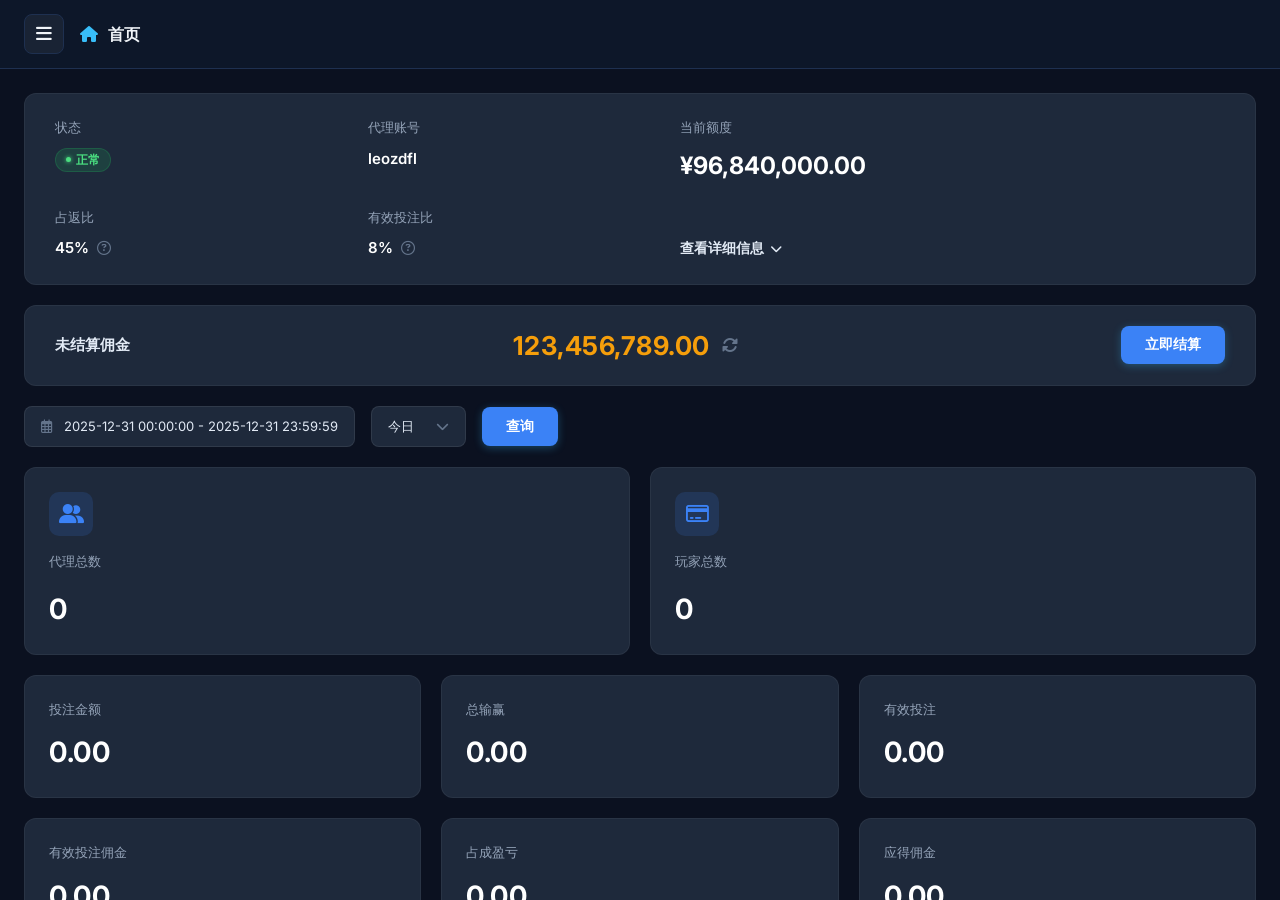
<file: index.html>
<!DOCTYPE html>
<html lang="zh-CN">
<head>
    <meta charset="UTF-8">
    <meta name="viewport" content="width=device-width, initial-scale=1.0">
    <title>首页 - Casino 后台</title>
    <meta name="description" content="Casino 代理线统计报表后台 - 查看代理与会员的投注数据">
    <link rel="preconnect" href="https://fonts.googleapis.com">
    <link rel="preconnect" href="https://fonts.gstatic.com" crossorigin>
    <link href="https://fonts.googleapis.com/css2?family=Inter:wght@300;400;500;600;700&display=swap" rel="stylesheet">
    <link rel="stylesheet" href="https://cdnjs.cloudflare.com/ajax/libs/font-awesome/6.5.0/css/all.min.css">
    <style>
        :root {
            --primary:       #38bdf8;
            --primary-dim:   rgba(56,189,248,0.12);
            --primary-glow:  rgba(56,189,248,0.35);
            --accent-purple: #a78bfa;
            --accent-green:  #4ade80;
            --accent-red:    #f87171;
            --accent-orange: #fb923c;
            --bg-body:       #0b1120;
            --bg-sidebar:    #0d1526;
            --bg-card:       #111e33;
            --bg-header:     #0d1729;
            --border:        #1e3050;
            --border-light:  rgba(56,189,248,0.08);
            --text-main:     #e2eaf5;
            --text-sub:      #7a9cc0;
            --text-dim:      #4a6689;
            --font: 'Inter', -apple-system, BlinkMacSystemFont, "Segoe UI", sans-serif;
            --sidebar-w:     220px;
            --tree-w:        200px;
            --radius:        10px;
            --transition:    all 0.2s cubic-bezier(0.4,0,0.2,1);
        }
        *, *::before, *::after { box-sizing: border-box; margin: 0; padding: 0; }

        body {
            font-family: var(--font);
            background: var(--bg-body);
            color: var(--text-main);
            min-height: 100vh;
            display: flex;
            overflow: hidden;
            -webkit-font-smoothing: antialiased;
        }

        /* ────────── LEFT GLOBAL SIDEBAR ────────── */
        .global-sidebar {
            width: var(--sidebar-w);
            min-width: var(--sidebar-w);
            background: var(--bg-sidebar);
            border-right: 1px solid var(--border);
            display: flex;
            flex-direction: column;
            height: 100vh;
            position: fixed;
            left: 0; top: 0;
            z-index: 100;
        }

        .sidebar-logo {
            padding: 18px 20px 14px;
            border-bottom: 1px solid var(--border);
        }

        .logo-badge {
            display: inline-flex;
            align-items: center;
            gap: 8px;
            background: linear-gradient(135deg, #f59e0b, #fbbf24);
            color: #1a0a00;
            font-weight: 800;
            font-size: 17px;
            padding: 6px 14px;
            border-radius: 8px;
            letter-spacing: 0.5px;
        }
        .logo-badge i { font-size: 15px; }

        .sidebar-system {
            padding: 10px 20px 14px;
            border-bottom: 1px solid var(--border);
        }
        .system-title {
            font-size: 12px;
            color: var(--text-sub);
            font-weight: 600;
            letter-spacing: 0.3px;
        }
        .system-time {
            font-size: 10px;
            color: var(--text-dim);
            margin-top: 2px;
        }

        .sidebar-nav {
            flex: 1;
            overflow-y: auto;
            padding: 10px 0;
            display: flex;
            flex-direction: column;
            align-items: center; /* better for mini mode */
        }
        .sidebar-nav::-webkit-scrollbar { width: 4px; }
        .sidebar-nav::-webkit-scrollbar-thumb { background: var(--border); border-radius: 4px; }

        .nav-item {
            display: flex;
            align-items: center;
            gap: 12px;
            width: 100%;
            padding: 11px 20px;
            cursor: pointer;
            color: var(--text-sub);
            font-size: 14px;
            font-weight: 500;
            transition: var(--transition);
            border-left: 3px solid transparent;
            margin: 1px 0;
        }
        .nav-item i {
            width: 18px;
            text-align: center;
            font-size: 15px;
            opacity: 0.75;
            transition: var(--transition);
        }
        .nav-item span {
            white-space: nowrap;
            transition: opacity 0.2s;
        }
        .nav-item:hover {
            color: var(--text-main);
            background: rgba(56,189,248,0.05);
        }
        .nav-item:hover i { opacity: 1; }
        .nav-item.active {
            color: var(--primary);
            background: var(--primary-dim);
            border-left-color: var(--primary);
        }
        .nav-item.active i { color: var(--primary); opacity: 1; }
        .global-sidebar.expanded .nav-item span {
            display: flex;
        }
        .global-sidebar.expanded .nav-item {
            justify-content: flex-start;
            padding: 12px 20px;
        }
        .global-sidebar.expanded .nav-item.active {
            background: var(--primary-dim);
            color: var(--primary);
            width: 100%; height: auto;
            border-radius: 0;
            margin: 1px 0;
            box-shadow: none;
            border-left: 3px solid var(--primary);
        }
        .global-sidebar.expanded .nav-item.active i { color: var(--primary); }

        .sidebar-footer {
            border-top: 1px solid var(--border);
            padding: 24px 16px;
            display: flex;
            flex-direction: column;
            gap: 20px;
        }
        
        /* New User Profile Mini */
        .user-profile-mini {
            display: flex;
            align-items: center;
            gap: 12px;
        }
        .user-avatar-mini {
            width: 48px; height: 48px;
            background: #2563eb;
            border-radius: 50%;
            display: flex; align-items: center; justify-content: center;
            font-size: 18px; font-weight: 700; color: #fff;
            flex-shrink: 0;
        }
        .user-info-mini {
            display: flex;
            flex-direction: column;
            gap: 2px;
            flex: 1;
            overflow: hidden;
        }
        .user-name-mini {
            font-size: 15px; font-weight: 700; color: var(--text-main);
            white-space: nowrap; overflow: hidden; text-overflow: ellipsis;
        }
        .user-role-mini {
            font-size: 13px; color: var(--text-dim); font-weight: 500;
        }
        .user-settings-btn {
            background: none; border: none; color: var(--text-dim);
            font-size: 18px; cursor: pointer; transition: var(--transition);
        }
        .user-settings-btn:hover { color: var(--text-main); }

        /* New Balance Card */
        .balance-card {
            background: rgba(30, 41, 59, 0.7);
            border-radius: 12px;
            padding: 16px;
            display: flex;
            flex-direction: column;
            gap: 8px;
        }
        .balance-card-header {
            display: flex;
            align-items: center;
            justify-content: space-between;
        }
        .balance-card-title {
            font-size: 13px; color: var(--text-sub); font-weight: 600;
        }
        .balance-card-actions {
            display: flex; align-items: center; gap: 10px;
            color: var(--text-dim); font-size: 14px;
        }
        .balance-card-actions i { cursor: pointer; transition: var(--transition); }
        .balance-card-actions i:hover { color: var(--text-main); }
        .balance-amount {
            font-size: 22px; font-weight: 800; color: #fff;
            letter-spacing: -0.5px; margin-top: 4px;
        }

        /* New Logout Link */
        .logout-link {
            display: flex;
            align-items: center;
            gap: 12px;
            color: var(--text-sub);
            font-size: 14px;
            font-weight: 600;
            cursor: pointer;
            transition: var(--transition);
            margin-top: 4px;
        }
        .logout-link:hover { color: #fff; }
        .logout-link i { font-size: 16px; }

        /* ────────── MAIN WRAPPER ────────── */
        .main-wrapper {
            flex: 1;
            display: flex;
            flex-direction: column;
            height: 100vh;
            overflow: hidden;
            margin-left: 240px; /* Default Desktop */
            transition: margin-left 0.3s cubic-bezier(0.4, 0, 0.2, 1);
        }
        /* When Sidebar is Hidden, margin-left matches Tree Width (approx 260px) if not using full push */
        /* But for simplicity, we'll use a fixed margin strategy in JS */

        /* ────────── TOP BAR ────────── */
        .topbar {
            background: var(--bg-header);
            border-bottom: 1px solid var(--border);
            padding: 14px 24px;
            display: flex;
            align-items: center;
            gap: 16px;
            flex-shrink: 0;
            z-index: 50;
        }
        .topbar-hamburger {
            display: flex;
            align-items: center; justify-content: center;
            width: 40px; height: 40px;
            cursor: pointer;
            color: var(--text-main);
            font-size: 18px;
            transition: var(--transition);
            border-radius: 8px;
            background: rgba(255,255,255,0.05);
            border: 1px solid var(--border);
        }
        .topbar-hamburger:hover {
            background: var(--primary-dim);
            color: var(--primary);
            border-color: var(--primary);
        }
        
        .topbar-title {
            display: flex; align-items: center; gap: 10px;
            font-size: 16px; font-weight: 600; color: var(--text-main);
        }
        .topbar-title i { color: var(--primary); font-size: 16px; }

        /* ────────── CONTENT AREA ────────── */
        .content-area {
            flex: 1;
            display: flex;
            overflow: hidden;
        }

        /* ────────── AGENT TREE PANEL ────────── */
        .tree-panel {
            width: var(--tree-w);
            min-width: 150px;
            max-width: 600px;
            background: var(--bg-sidebar);
            border-right: 1px solid var(--border);
            display: flex;
            flex-direction: column;
            overflow: hidden;
            position: relative;
        }

        .tree-resizer {
            width: 2px;
            cursor: col-resize;
            background: var(--border);
            position: relative;
            z-index: 20;
            flex-shrink: 0;
            transition: background 0.2s;
        }
        .tree-resizer::after {
            content: '';
            position: absolute;
            left: -4px;
            right: -4px;
            top: 0;
            bottom: 0;
        }
        .tree-resizer:hover, .tree-resizer.resizing {
            background: var(--primary);
            box-shadow: 0 0 8px var(--primary-glow);
        }
        .tree-panel-header {
            padding: 14px 16px;
            border-bottom: 1px solid var(--border);
            font-size: 13px;
            font-weight: 600;
            color: var(--text-sub);
            display: flex;
            align-items: center;
            gap: 8px;
            white-space: nowrap;
        }
        .tree-panel-header i { color: var(--primary); font-size: 13px; }

        .tree-actions {
            margin-left: auto;
            display: flex;
            gap: 10px;
        }
        .tree-actions button {
            background: rgba(56,189,248,0.08); /* subtle background */
            border: 1px solid var(--border);
            color: var(--primary);
            cursor: pointer;
            font-size: 11px;
            font-weight: 600;
            transition: var(--transition);
            padding: 4px 8px;
            display: flex;
            align-items: center;
            justify-content: center;
            border-radius: 4px;
            white-space: nowrap;
        }
        .tree-actions button:hover {
            background: var(--primary-dim);
            color: #fff;
            border-color: var(--primary);
        }

        .tree-scroll {
            flex: 1;
            overflow-y: auto;
            padding: 10px 8px;
        }
        .tree-scroll::-webkit-scrollbar { width: 4px; }
        .tree-scroll::-webkit-scrollbar-thumb { background: var(--border); border-radius: 4px; }

        /* Tree nodes */

        .t-header {
            display: flex;
            align-items: center;
            gap: 6px;
            padding: 8px 10px;
            border-radius: 7px;
            cursor: pointer;
            color: var(--text-sub);
            font-size: 13px;
            font-weight: 500;
            transition: var(--transition);
            white-space: nowrap;
        }
        .t-header:hover { background: rgba(56,189,248,0.06); color: var(--text-main); }
        .t-header.active-node {
            background: var(--primary);
            color: #0b1120;
            font-weight: 700;
        }
        .t-header.active-node i { color: #0b1120 !important; }

        .t-toggle {
            width: 14px; height: 14px;
            display: flex; align-items: center; justify-content: center;
            font-size: 9px; color: var(--text-dim);
            transition: var(--transition); flex-shrink: 0;
        }
        .t-toggle.open { transform: rotate(90deg); }

        .t-icon { font-size: 13px; flex-shrink: 0; }

        .t-label { flex: 1; white-space: nowrap; overflow: hidden; text-overflow: ellipsis; }

        .t-children {
            margin-left: 18px;
            padding-left: 8px;
            border-left: 1px solid var(--border);
            overflow: hidden;
            transition: all 0.2s;
        }
        .t-children.collapsed { display: none; }

        /* ────────── RIGHT MAIN PANEL ────────── */
        .right-panel {
            flex: 1;
            display: flex;
            flex-direction: column;
            overflow: hidden;
            background: var(--bg-body);
        }

        /* Search / Filter bar */
        .filter-bar {
            padding: 16px 24px;
            background: var(--bg-header);
            border-bottom: 1px solid var(--border);
            display: flex;
            align-items: center;
            gap: 12px;
            flex-wrap: wrap;
        }

        .filter-select {
            background: var(--bg-card);
            border: 1px solid var(--border);
            color: var(--text-main);
            padding: 8px 14px;
            border-radius: 8px;
            font-size: 13px;
            font-family: var(--font);
            cursor: pointer;
            transition: var(--transition);
            appearance: none;
            -webkit-appearance: none;
            background-image: url("data:image/svg+xml,%3Csvg xmlns='http://www.w3.org/2000/svg' fill='none' viewBox='0 0 24 24' stroke='%237a9cc0'%3E%3Cpath stroke-linecap='round' stroke-linejoin='round' stroke-width='2' d='M19 9l-7 7-7-7'/%3E%3C/svg%3E");
            background-repeat: no-repeat;
            background-position: right 10px center;
            background-size: 14px;
            padding-right: 32px;
            min-width: 110px;
        }
        .filter-select:focus { outline: none; border-color: var(--primary); box-shadow: 0 0 0 3px var(--primary-dim); }

        .search-wrap {
            flex: 1;
            position: relative;
            min-width: 180px;
        }
        .search-wrap i {
            position: absolute; left: 12px; top: 50%;
            transform: translateY(-50%);
            color: var(--text-dim); font-size: 13px;
            pointer-events: none;
        }
        .search-input {
            width: 100%;
            background: var(--bg-card);
            border: 1px solid var(--border);
            color: var(--text-main);
            padding: 8px 12px 8px 36px;
            border-radius: 8px;
            font-size: 13px;
            font-family: var(--font);
            transition: var(--transition);
        }
        .search-input::placeholder { color: var(--text-dim); }
        .search-input:focus { outline: none; border-color: var(--primary); box-shadow: 0 0 0 3px var(--primary-dim); }

        .spacer { flex: 1; }

        .btn-search {
            display: flex; align-items: center; gap: 8px;
            background: var(--primary); color: #0b1120;
            border: none; padding: 8px 20px;
            border-radius: 8px; font-size: 13px; font-weight: 700;
            cursor: pointer; transition: var(--transition);
            font-family: var(--font);
            box-shadow: 0 2px 10px var(--primary-glow);
        }
        .btn-search:hover { background: #7dd3fc; transform: translateY(-1px); box-shadow: 0 4px 14px var(--primary-glow); }

        .btn-add {
            display: flex; align-items: center; gap: 8px;
            background: linear-gradient(135deg, #a855f7, #7c3aed);
            color: white; border: none; padding: 8px 18px;
            border-radius: 8px; font-size: 13px; font-weight: 700;
            cursor: pointer; transition: var(--transition);
            font-family: var(--font);
            box-shadow: 0 2px 10px rgba(168,85,247,0.3);
        }
        .btn-add:hover { background: linear-gradient(135deg, #c084fc, #a855f7); transform: translateY(-1px); }

        /* Tabs */
        .data-tabs {
            display: flex;
            align-items: center;
            gap: 6px;
            padding: 14px 24px 0;
            background: var(--bg-header);
            border-bottom: 1px solid var(--border);
        }
        .data-tab {
            padding: 9px 18px 11px;
            font-size: 13px; font-weight: 600;
            color: var(--text-sub);
            cursor: pointer;
            border-bottom: 3px solid transparent;
            transition: var(--transition);
            border-radius: 6px 6px 0 0;
            white-space: nowrap;
        }
        .data-tab:hover { color: var(--text-main); }
        .data-tab.active {
            color: var(--primary);
            border-bottom-color: var(--primary);
            background: rgba(56,189,248,0.04);
        }
        .tab-count {
            font-size: 11px; font-weight: 700;
            background: rgba(56,189,248,0.12);
            color: var(--primary);
            padding: 1px 7px; border-radius: 10px;
            margin-left: 4px;
        }
        .tab-count.orange {
            background: rgba(251,146,60,0.12);
            color: var(--accent-orange);
        }

        /* Table area */
        .table-area {
            flex: 1;
            overflow: auto;
        }
        .table-area::-webkit-scrollbar { width: 6px; height: 6px; }
        .table-area::-webkit-scrollbar-thumb { background: var(--border); border-radius: 4px; }

        table.data-table {
            width: 100%;
            border-collapse: collapse;
        }
        table.data-table thead {
            position: sticky; top: 0; z-index: 10;
        }
        table.data-table thead tr {
            background: var(--bg-header);
        }
        table.data-table th {
            padding: 13px 16px;
            font-size: 12px; font-weight: 600;
            color: var(--text-sub);
            white-space: nowrap;
            text-align: left;
            border-bottom: 1px solid var(--border);
            letter-spacing: 0.2px;
        }
        table.data-table th .sort-icon {
            margin-left: 4px; opacity: 0.4; font-size: 10px; cursor: pointer;
            transition: var(--transition);
        }
        table.data-table th:hover .sort-icon { opacity: 1; color: var(--primary); }
        table.data-table th.right, table.data-table td.right { text-align: right; }
        table.data-table th.center, table.data-table td.center { text-align: center; }

        table.data-table tbody tr {
            border-bottom: 1px solid var(--border-light);
            transition: var(--transition);
        }
        table.data-table tbody tr:hover { background: rgba(56,189,248,0.03); }

        table.data-table td {
            padding: 14px 16px;
            font-size: 13px; color: var(--text-main);
            vertical-align: middle;
            white-space: nowrap;
        }

        .cell-account {
            display: flex; align-items: center; gap: 8px;
        }
        .cell-account .acc-name { 
            font-weight: 600; font-size: 13px; 
            color: var(--text-main);
            cursor: default;
            transition: var(--transition);
        }
        .cell-account.clickable .acc-name { 
            color: var(--primary);
            cursor: pointer;
        }
        .cell-account.clickable .acc-name:hover {
            color: #7dd3fc;
            text-decoration: underline;
        }
        .cell-account .copy-btn {
            background: none; border: none; color: var(--text-dim);
            cursor: pointer; font-size: 11px; padding: 3px 5px;
            border-radius: 4px; transition: var(--transition);
        }
        .cell-account .copy-btn:hover { color: var(--primary); background: var(--primary-dim); }

        .cell-balance {
            font-weight: 800;
            font-size: 16px;
            color: #4ade80;
            font-variant-numeric: tabular-nums;
        }
        .cell-balance-danger {
            font-weight: 800;
            font-size: 16px;
            color: #f87171;
            font-variant-numeric: tabular-nums;
        }

        .cell-ratio { color: var(--text-sub); font-size: 13px; }

        .cell-window {
            font-size: 12px; color: var(--text-sub);
            background: rgba(255,255,255,0.03);
            padding: 2px 8px; border-radius: 4px;
            border: 1px solid var(--border);
        }

        .cell-datetime {
            font-size: 11.5px; color: var(--text-sub); line-height: 1.6;
        }
        .cell-datetime .dt-date { font-weight: 500; }
        .cell-datetime.highlight { color: var(--primary); }
        .cell-datetime.highlight .dt-date { color: var(--primary); }

        /* Status pills */
        .status-pill {
            display: inline-flex; align-items: center; gap: 5px;
            padding: 3px 10px; border-radius: 20px;
            font-size: 11.5px; font-weight: 700; white-space: nowrap;
        }
        .status-pill::before {
            content: ''; width: 5px; height: 5px;
            border-radius: 50%; flex-shrink: 0;
        }
        .status-normal {
            background: rgba(74,222,128,0.1); color: var(--accent-green);
            border: 1px solid rgba(74,222,128,0.2);
        }
        .status-normal::before { background: var(--accent-green); box-shadow: 0 0 4px var(--accent-green); }
        .status-suspended {
            background: rgba(248,113,113,0.1); color: var(--accent-red);
            border: 1px solid rgba(248,113,113,0.2);
        }
        .status-suspended::before { background: var(--accent-red); }

        /* Sticky Columns */
        .sticky-column {
            position: sticky !important;
            z-index: 20 !important;
        }
        table.data-table thead th.sticky-column {
            z-index: 30 !important;
            background: var(--bg-header);
        }
        table.data-table tbody td.sticky-column {
            background: #111e33; /* match var(--bg-card) */
        }
        table.data-table tbody tr:hover td.sticky-column {
            background: #162541; /* match hover row color */
        }
        
        .sticky-col-1 { 
            left: 0; 
            min-width: 140px;
            box-shadow: 2px 0 5px rgba(0,0,0,0.2);
        }
        .sticky-col-2 { 
            left: 140px; 
            min-width: 100px;
            box-shadow: 2px 0 5px rgba(0,0,0,0.2);
        }

        /* Mobile Tree Bar */
        .mobile-tree-bar {
            display: none; /* Controlled by Media Query AND JS */
            background: var(--bg-header);
            width: 100%;
            padding: 14px 20px;
            border-bottom: 1px solid var(--border);
            cursor: pointer;
            transition: var(--transition);
            z-index: 45;
        }
        .mobile-tree-bar.visible {
            display: block !important;
        }
        .mobile-tree-bar:hover {
            background: rgba(255,255,255,0.02);
        }
        .mt-content {
            display: flex;
            align-items: center;
            gap: 16px;
            color: #fff;
        }
        .mt-chevron {
            font-size: 14px;
            transition: transform 0.3s ease;
            color: var(--text-dim);
            order: 4; /* put at the end after info */
        }
        .mt-chevron.open {
            transform: rotate(180deg);
            color: var(--primary);
        }
        .mt-icon-box {
            width: 44px; height: 44px;
            background: rgba(255,255,255,0.08); /* Inactive: dark/greyish */
            border-radius: 12px;
            display: flex; align-items: center; justify-content: center;
            font-size: 20px;
            transition: all 0.3s cubic-bezier(0.4, 0, 0.2, 1);
            flex-shrink: 0;
            border: 1px solid rgba(255,255,255,0.05);
        }
        .mt-icon-box i { color: var(--text-sub); transition: color 0.3s; }
        
        .mt-icon-box.active {
            background: #0ea5e9; /* Active: Cyan/Blue */
            box-shadow: 0 0 20px rgba(14, 165, 233, 0.4);
            border-color: rgba(255,255,255,0.2);
        }
        .mt-icon-box.active i { color: #000; }
        
        .mt-info {
            display: flex;
            align-items: center;
            gap: 12px;
            flex: 1;
        }
        .mt-info-stack {
            display: flex;
            flex-direction: column;
            gap: 2px;
        }
        .mt-label {
            font-size: 11px;
            font-weight: 700;
            color: var(--text-dim);
            letter-spacing: 0.5px;
            text-transform: uppercase;
        }
        .mt-value {
            font-size: 16px;
            font-weight: 800;
            letter-spacing: -0.2px;
            color: #fff;
        }

        /* Action cell */
        .action-cell {
            display: flex; align-items: center; justify-content: flex-end; gap: 8px;
        }
        .icon-btn {
            background: rgba(255,255,255,0.04); border: 1px solid var(--border);
            color: var(--text-sub); width: 32px; height: 32px;
            border-radius: 7px; display: flex; align-items: center; justify-content: center;
            cursor: pointer; font-size: 13px; transition: var(--transition);
        }
        .icon-btn:hover { background: var(--primary-dim); color: var(--primary); border-color: rgba(56,189,248,0.3); }

        /* Pagination */
        .pagination-row {
            padding: 12px 24px;
            background: var(--bg-header);
            border-top: 1px solid var(--border);
            display: flex;
            align-items: center;
            justify-content: space-between;
            flex-shrink: 0;
        }
        .pagination-info { font-size: 12px; color: var(--text-dim); }
        .pagination-info b { color: var(--text-main); }
        .pagination-nav { display: flex; align-items: center; gap: 6px; }
        .pg-size-select {
            background: var(--bg-card); border: 1px solid var(--border);
            color: var(--text-sub); padding: 5px 10px; border-radius: 6px;
            font-size: 12px; font-family: var(--font); cursor: pointer;
        }
        .pg-btn {
            background: var(--bg-card); border: 1px solid var(--border);
            color: var(--text-sub); width: 30px; height: 30px;
            border-radius: 6px; display: flex; align-items: center; justify-content: center;
            cursor: pointer; font-size: 12px; transition: var(--transition);
        }
        .pg-btn:hover:not(:disabled) { border-color: var(--primary); color: var(--primary); }
        .pg-btn:disabled { opacity: 0.3; cursor: not-allowed; }
        .pg-num {
            background: var(--bg-card); border: 1px solid var(--border);
            color: var(--text-sub); min-width: 30px; height: 30px;
            border-radius: 6px; display: flex; align-items: center; justify-content: center;
            cursor: pointer; font-size: 12px; font-weight: 600; transition: var(--transition);
            padding: 0 6px;
        }
        .pg-num:hover { border-color: var(--primary); color: var(--primary); }
        .pg-num.active { background: #f97316; border-color: #f97316; color: white; }

        /* ────────── Context Menu / Dropdown ────────── */
        .ctx-menu {
            position: fixed; z-index: 9999;
            background: var(--bg-card);
            border: 1px solid var(--border);
            border-radius: 10px;
            box-shadow: 0 10px 30px rgba(0,0,0,0.5);
            padding: 6px 0; min-width: 180px;
            animation: fadeIn 0.12s ease;
            display: none;
        }
        .ctx-menu.open { display: block; }
        @keyframes fadeIn { from { opacity: 0; transform: translateY(-4px); } to { opacity: 1; transform: translateY(0); } }
        .ctx-item {
            padding: 10px 18px; font-size: 13px; color: var(--text-main);
            cursor: pointer; transition: var(--transition); font-weight: 500;
        }
        .ctx-item:hover { background: var(--primary-dim); color: var(--primary); }
        .ctx-item.danger { color: var(--accent-red); }
        .ctx-item.danger:hover { background: rgba(248,113,113,0.08); color: var(--accent-red); }
        .ctx-sep { height: 1px; background: var(--border); margin: 4px 0; }

        /* ────────── MODAL ────────── */
        .modal-overlay {
            position: fixed; top: 0; left: 0; right: 0; bottom: 0;
            background: rgba(0,0,0,0.7);
            z-index: 10000;
            display: none; align-items: center; justify-content: center;
            animation: fadeIn 0.2s ease;
        }
        .modal-overlay.open { display: flex; }
        .modal-card {
            background: #111e33;
            width: 500px; max-width: 95vw;
            max-height: 90vh;
            border-radius: 12px;
            border: 1px solid var(--border);
            box-shadow: 0 20px 50px rgba(0,0,0,0.6);
            display: flex; flex-direction: column;
            overflow: hidden;
            animation: scaleIn 0.25s cubic-bezier(0.4, 0, 0.2, 1);
        }
        @keyframes scaleIn { from { opacity: 0; transform: scale(0.95); } to { opacity: 1; transform: scale(1); } }
        
        /* ────────── TOAST ────────── */
        .toast-container {
            position: fixed;
            bottom: 24px;
            right: 24px;
            z-index: 10001;
            display: flex;
            flex-direction: column;
            gap: 10px;
        }
        .toast {
            background: #1e293b;
            color: var(--text-main);
            border-left: 4px solid var(--accent-green);
            padding: 14px 20px;
            border-radius: 6px;
            box-shadow: 0 10px 30px rgba(0,0,0,0.5);
            display: flex;
            align-items: center;
            gap: 12px;
            font-size: 14px;
            font-weight: 500;
            transform: translateX(120%);
            transition: transform 0.3s cubic-bezier(0.4, 0, 0.2, 1);
            animation: toastSlideIn 0.3s cubic-bezier(0.4, 0, 0.2, 1) forwards;
        }
        .toast.success { border-left-color: var(--accent-green); }
        .toast.success i { color: var(--accent-green); font-size: 16px; }
        .toast.hiding { animation: toastSlideOut 0.3s cubic-bezier(0.4, 0, 0.2, 1) forwards; }
        
        @keyframes toastSlideIn { from { transform: translateX(120%); } to { transform: translateX(0); } }
        @keyframes toastSlideOut { from { transform: translateX(0); opacity: 1; } to { transform: translateX(120%); opacity: 0; } }

        .modal-header {
            padding: 16px 20px;
            border-bottom: 1px solid var(--border);
            display: flex; align-items: center; justify-content: space-between;
            font-weight: 700; font-size: 16px;
        }
        .modal-close {
            background: none; border: none; color: var(--text-dim);
            cursor: pointer; font-size: 18px; transition: var(--transition);
        }
        .modal-close:hover { color: var(--text-main); }

        .modal-body {
            padding: 20px;
            overflow-y: auto;
            flex: 1;
        }
        .modal-grid {
            display: grid;
            grid-template-columns: 1fr 1fr;
            gap: 16px;
        }
        .form-group { display: flex; flex-direction: column; gap: 8px; margin-bottom: 14px; }
        .form-group.full { grid-column: span 2; }
        .form-group label {
            font-size: 13px; font-weight: 600; color: var(--text-sub);
        }
        .form-group input, .form-group select, .form-group textarea {
            background: #1e293b;
            border: 1px solid var(--border);
            border-radius: 8px;
            padding: 10px 12px;
            color: var(--text-main);
            font-family: var(--font);
            font-size: 14px;
            transition: var(--transition);
        }
        .form-group input:focus, .form-group select:focus, .form-group textarea:focus {
            outline: none; border-color: var(--primary); background: #263449;
        }
        .form-group .label-hint { font-size: 11px; margin-top: -4px; font-weight: 600; }
        .form-group .label-hint.danger { color: var(--accent-red); }
        .label-info { font-size: 11px; color: var(--text-dim); margin-top: -2px; }

        .warn-box {
            font-size: 12px; color: #fbbf24;
            line-height: 1.5; font-weight: 600;
        }

        .modal-footer {
            padding: 16px 20px;
            border-top: 1px solid var(--border);
            display: flex; align-items: center; justify-content: flex-end;
            gap: 12px;
        }
        .btn-cancel {
            background: #1e293b; color: var(--text-main);
            border: 1px solid var(--border);
            padding: 10px 24px; border-radius: 8px;
            cursor: pointer; font-weight: 600; font-size: 14px;
            transition: var(--transition);
        }
        .btn-cancel:hover { background: #334155; }
        .btn-save {
            background: linear-gradient(to right, #2563eb, #3b82f6);
            color: white; border: none;
            padding: 10px 24px; border-radius: 8px;
            cursor: pointer; font-weight: 600; font-size: 14px;
            transition: var(--transition);
            box-shadow: 0 4px 12px rgba(37, 99, 235, 0.4);
        }
        .btn-save:hover { filter: brightness(1.1); transform: translateY(-1px); }

        /* Pwd Modal Spec */
        .pwd-icon-circle {
            width: 44px; height: 44px; border-radius: 50%;
            background: rgba(37, 99, 235, 0.15); display: flex; align-items: center; justify-content: center;
            color: #3b82f6; font-size: 20px;
        }
        .account-box {
            background: rgba(255,255,255,0.03); border: 1px solid var(--border);
            border-radius: 8px; padding: 12px 16px; margin-top: 6px;
        }
        .account-box .label { font-size: 11px; color: var(--text-dim); margin-bottom: 4px; display: block; }
        .account-box .value { font-size: 16px; font-weight: 700; color: var(--text-main); }
        .input-with-icon { position: relative; }
        .input-with-icon input { width: 100%; padding-right: 40px !important; }
        .input-with-icon i.eye {
            position: absolute; right: 14px; top: 50%; transform: translateY(-50%);
            color: var(--text-dim); cursor: pointer; transition: var(--transition);
        }
        .input-with-icon i.eye:hover { color: var(--text-sub); }

        /* Transfer Modal Spec */
        .transfer-account-box {
            background: rgba(255,255,255,0.03); border: 1px solid var(--border);
            border-radius: 8px; padding: 14px 18px; margin-bottom: 20px;
            display: flex; align-items: center; justify-content: space-between;
        }
        .transfer-account-box .label { font-size: 13px; color: var(--text-sub); }
        .transfer-account-box .value { font-size: 15px; font-weight: 700; color: var(--text-main); }
        
        .preset-group {
            display: grid; grid-template-columns: repeat(4, 1fr); gap: 10px; margin-top: 12px;
        }
        .btn-preset {
            background: rgba(255,255,255,0.03); border: 1px solid var(--border);
            color: var(--text-sub); padding: 8px; border-radius: 6px;
            font-size: 13px; font-weight: 700; cursor: pointer; transition: var(--transition);
        }
        .btn-preset:hover { background: var(--primary-dim); border-color: var(--primary); color: var(--text-main); }
        
        .balance-label {
            margin-top: 14px; font-size: 13px; color: #fbbf24; font-weight: 600;
        }

        /* ────────── Stepper ────────── */
        .stepper {
            display: flex;
            align-items: center;
            justify-content: space-between;
            margin-bottom: 24px;
            position: relative;
        }

        .mobile-header { display: none !important; }

        /* ────────── RESPONSIVE DESIGN ────────── */
        
        /* 1. Tablet/Mobile Tier: Hide Sidebar at 1300px */
        /* 1. Tablet/Medium Tier: Hide Sidebar at 1500px to give room to Tree */
        @media (max-width: 1500px) {
            .global-sidebar {
                transform: translateX(-100%);
                z-index: 1001;
            }
            .global-sidebar.mobile-open {
                transform: translateX(0);
                box-shadow: 10px 0 30px rgba(0,0,0,0.5);
            }
            .main-wrapper { 
                margin-left: 0 !important; 
            }
            /* When Sidebar is Hidden, Tree remains visible. 
               When Sidebar is shown via JS, we'll collapse Tree. */
        }

        /* 2. Smaller Tier: Tree Collapse at 1100px */
        @media (max-width: 1100px) {
            .content-area {
                flex-direction: column;
            }
            .tree-panel {
                width: 100% !important;
                min-width: 0 !important; /* Fix: Prevent ghost gap in mobile */
                max-width: none;
                height: 0;
                overflow: hidden;
                border: none !important;
                transition: height 0.4s cubic-bezier(0.4, 0, 0.2, 1), opacity 0.3s;
                opacity: 0;
                pointer-events: none;
                display: flex !important;
            }
            .tree-panel.mobile-expanded {
                height: 420px;
                width: 100% !important;
                min-width: 100% !important;
                opacity: 1;
                pointer-events: auto;
            }
            .tree-resizer {
                display: none;
            }
            .mobile-tree-bar {
                display: none !important;
            }
            .mobile-tree-bar.visible {
                display: none !important;
            }
            /* Shared rules for manual swap on Mac/Tablet resolutions */
            .tree-panel.in-mobile-mode {
                width: 0 !important;
                min-width: 0 !important;
                max-width: none;
                height: 0;
                overflow: hidden;
                border: none !important;
                transition: height 0.4s cubic-bezier(0.4, 0, 0.2, 1), opacity 0.3s;
                opacity: 0;
                pointer-events: none;
                display: flex !important;
            }
            .tree-panel.in-mobile-mode.mobile-expanded {
                height: 420px;
                width: 100% !important;
                min-width: 100% !important;
                opacity: 1;
                pointer-events: auto;
            }
            .filter-bar {
                flex-direction: column;
                align-items: stretch;
                gap: 8px;
            }
            .search-wrap {
                min-width: auto;
            }
            table.data-table {
                min-width: 800px;
            }
        }

        @media (max-width: 480px) {
            .filter-select {
                min-width: auto;
                font-size: 12px;
                padding: 6px 10px;
            }
            .search-input {
                padding: 6px 10px 6px 32px;
                font-size: 12px;
            }
            .btn-search, .btn-add {
                padding: 6px 12px;
                font-size: 12px;
            }
            .data-tab {
                padding: 8px 12px;
                font-size: 12px;
            }
            .pagination-nav {
                flex-wrap: wrap;
                gap: 4px;
            }
            .pg-size-select {
                font-size: 11px;
                padding: 4px 8px;
            }
            .pg-btn, .pg-num {
                width: 28px;
                height: 28px;
                font-size: 11px;
            }
        }
        
        .step {
            display: flex; align-items: center; gap: 10px; position: relative; z-index: 2;
            color: var(--text-dim); transition: var(--transition);
        }
        .step.active { color: var(--text-main); }
        .step.active .step-circle { background: var(--primary); color: white; border-color: var(--primary); }
        .step.completed .step-circle { background: var(--primary); color: white; border-color: var(--primary); }
        
        .step-circle {
            width: 28px; height: 28px; border-radius: 50%; border: 2px solid #475569;
            display: flex; align-items: center; justify-content: center;
            font-size: 13px; font-weight: 700; background: var(--bg-card);
        }
        .step-label { font-size: 14px; font-weight: 600; white-space: nowrap; }
        .step-line {
            flex: 1; height: 1px; background: #334155; margin: 0 15px;
            position: relative; top: 0;
        }
        .step-line.active { background: var(--primary); }

        /* ────────── Form Hints ────────── */
        .required-hint-box {
            background: #27272a; border-radius: 6px; padding: 10px 16px;
            margin-bottom: 20px; font-size: 13px; color: #f97316; font-weight: 600;
        }
        .form-main-hint {
            font-size: 13px; color: #f97316; font-weight: 600; margin-top: 4px;
        }
        .step-content { display: none; }
        .step-content.active { display: block; }

        .form-group-add { margin-bottom: 22px; }
        .form-group-add label {
            display: block; font-size: 14px; font-weight: 600; color: var(--text-sub);
            margin-bottom: 10px;
        }
        .form-group-add input {
            width: 100%; background: #1e293b; border: 1px solid var(--border);
            border-radius: 8px; padding: 12px 14px; color: var(--text-main);
            font-size: 15px; transition: var(--transition);
        }
        .form-group-add input:focus { border-color: var(--primary); outline: none; background: #263449; }
        .form-group-add input::placeholder { color: #64748b; }
        .form-group-add input[readonly] { background: rgba(255,255,255,0.02); color: #64748b; cursor: not-allowed; border-style: dashed; }

        .optional-hint-box {
            background: rgba(37, 99, 235, 0.1); border: 1px solid rgba(37, 99, 235, 0.2);
            border-radius: 6px; padding: 12px 16px; margin-bottom: 25px;
            font-size: 14px; color: #60a5fa; font-weight: 600;
        }
        .confirm-hint-box {
            background: rgba(16, 185, 129, 0.1); border: 1px solid rgba(16, 185, 129, 0.2);
            border-radius: 6px; padding: 12px 16px; margin-bottom: 20px;
            font-size: 14px; color: #34d399; font-weight: 600;
        }

        .summary-box {
            background: rgba(255,255,255,0.03); border: 1px solid var(--border);
            border-radius: 12px; padding: 24px 30px;
        }
        .summary-title { font-size: 18px; font-weight: 700; color: var(--text-main); margin-bottom: 20px; }
        .summary-item { margin-bottom: 18px; }
        .summary-label { font-size: 13px; color: var(--text-dim); margin-bottom: 6px; }
        .summary-value { font-size: 18px; font-weight: 700; color: #f59e0b; }
        .summary-sep { border-top: 1px dashed var(--border); margin: 20px 0; }
        .summary-grid { display: grid; grid-template-columns: 1fr 1fr; gap: 24px; }

        .form-grid-2 { display: grid; grid-template-columns: 1fr 1fr; gap: 20px; }
        /* New Search Region CSS */
        .report-filter-panel {
            padding: 16px 28px;
            background: var(--bg-header);
            border-bottom: 1px solid var(--border);
            display: flex;
            flex-direction: column;
            gap: 12px;
            flex-shrink: 0;
            user-select: none;
        }
        .filter-row {
            display: flex;
            gap: 10px;
            align-items: center;
        }
        .date-badge {
            background: transparent;
            border: 1px solid var(--border);
            color: var(--text-dim);
            padding: 6px 14px;
            border-radius: 6px;
            cursor: pointer;
            font-size: 13px;
            transition: var(--transition);
            text-align: center;
        }
        .date-badge:hover {
            color: var(--text-main);
            border-color: var(--text-sub);
        }
        .date-badge.active {
            background: rgba(234, 179, 8, 0.1); /* light yellow tint */
            border-color: #eab308; /* yellow */
            color: #eab308;
            font-weight: 600;
        }
        .date-range-box {
            display: flex;
            align-items: center;
            background: var(--bg-body);
            border: 1px solid var(--border);
            border-radius: 6px;
            padding: 0 16px;
            height: 38px;
            color: var(--text-main);
            width: 410px;
        }
        .date-range-box .date-text {
            font-family: var(--font);
            font-size: 14px;
            color: var(--text-sub);
        }
        .date-range-box .separator {
            color: var(--text-dim);
            margin: 0 18px;
        }
        .search-group-inline {
            display: flex;
            align-items: stretch;
            height: 38px;
            border-radius: 6px;
            overflow: hidden;
            border: 1px solid var(--border);
            background: var(--bg-body);
        }
        .search-group-inline .filter-select {
            border: none;
            border-radius: 0;
            border-right: 1px solid var(--border);
            background: transparent;
            height: 100%;
            padding: 0 12px;
            color: var(--text-main);
            outline: none;
        }
        .search-group-inline .search-input {
            border: none;
            border-radius: 0;
            background: transparent;
            height: 100%;
            padding: 0 14px;
            width: 200px;
            color: var(--text-main);
            outline: none;
        }
        .search-group-inline .search-input:focus {
            background: rgba(255,255,255,0.02);
        }
        .btn-query {
            background: #3b82f6; /* bright blue */
            color: white;
            border: none;
            border-radius: 6px;
            padding: 0 32px;
            height: 38px;
            font-weight: 600;
            cursor: pointer;
            font-size: 14px;
            transition: var(--transition);
        }
        .btn-query:hover {
            filter: brightness(1.1);
            transform: translateY(-1px);
        }
        .btn-export {
            background: #1e293b;
            border: 1px solid var(--border);
            color: var(--text-sub);
            padding: 0 20px;
            height: 38px;
            border-radius: 6px;
            font-weight: 600;
            cursor: pointer;
            font-size: 14px;
            transition: var(--transition);
            display: flex;
            align-items: center;
            gap: 8px;
            margin-left: auto;
        }
        .btn-export:hover {
            background: #2d3a4f;
            color: var(--text-main);
            border-color: var(--text-sub);
        }
        .quick-date-select {
            background: var(--bg-body);
            border: 1px solid var(--border);
            border-radius: 6px;
            padding: 0 12px;
            height: 38px;
            color: var(--text-main);
            font-family: var(--font);
            font-size: 14px;
            outline: none;
            transition: var(--transition);
            min-width: 120px;
        }
        .quick-date-select:focus {
            border-color: var(--primary);
        }

        /* Capsule Crumb Navigation Styles */
        .crumb-container {
            padding: 8px 12px;
            background: rgba(15, 23, 42, 0.6);
            border: 1px solid var(--border);
            border-radius: 100px;
            display: inline-flex;
            align-items: center;
            margin-top: 4px;
        }
        .crumb-item {
            display: flex;
            align-items: center;
            gap: 6px;
            color: #3b82f6; /* Blue for links */
            font-size: 14px;
            cursor: pointer;
            transition: var(--transition);
            padding: 2px 12px;
        }
        .crumb-item:hover span {
            text-decoration: underline;
        }
        .crumb-item.active {
            color: var(--text-main);
            font-weight: 700;
            cursor: default;
        }
        .crumb-item.active:hover span {
            text-decoration: none;
        }
        .crumb-separator {
            width: 1px;
            height: 14px;
            background: rgba(255, 255, 255, 0.15);
            transform: rotate(25deg);
            margin: 0 4px;
        }
        .crumb-icon {
            display: none; /* Hide icons in this style */
        }
    </style>
    <link rel="stylesheet" href="styles.css">
    <style>
        body {
            padding: 0 !important;
            justify-content: flex-start !important;
            align-items: stretch !important;
        }
        .container {
            margin: 20px auto !important;
        }
    </style>

</head>
<body>

<!-- (Mobile Header removed as requested, using Unified Topbar) -->

<!-- ═══════════ GLOBAL LEFT SIDEBAR ═══════════ -->
<aside class="global-sidebar">
    <div class="sidebar-logo">
        <div class="logo-badge">
            <i class="fas fa-dice"></i> Casino
        </div>
    </div>
    <div class="sidebar-system">
        <div class="system-title">管理系统</div>
        <div class="system-time" id="sys-time">2026-03-25 16:25:10</div>
    </div>
    <div class="sidebar-nav">
        <div class="nav-item active" onclick="window.location.href='index.html'"><i class="fas fa-home"></i><span>首页</span></div>
        <div class="nav-item" onclick="window.location.href='agent_org.html'"><i class="fas fa-sitemap"></i><span>组织管理</span></div>
        <div class="nav-item" onclick="window.location.href='statistical_reports.html'"><i class="fas fa-chart-bar"></i><span>统计报表</span></div>
        <div class="nav-item"><i class="fas fa-user"></i><span>会员管理</span></div>
        <div class="nav-item"><i class="fas fa-wallet"></i><span>资金流向</span></div>
        <div class="nav-item"><i class="fas fa-chart-line"></i><span>业绩报表</span></div>
        <div class="nav-item"><i class="fas fa-cog"></i><span>系统设定</span></div>
    </div>
    <div class="sidebar-footer">
        <!-- User Profile Mini -->
        <div class="user-profile-mini">
            <div class="user-avatar-mini">L</div>
            <div class="user-info-mini">
                <div class="user-name-mini">leozdfl</div>
                <div class="user-role-mini">超级管理员</div>
            </div>
            <button class="user-settings-btn"><i class="fas fa-cog"></i></button>
        </div>
        
        <!-- Balance Card -->
        <div class="balance-card">
            <div class="balance-card-header">
                <span class="balance-card-title">目前余额</span>
                <div class="balance-card-actions">
                    <i class="fas fa-redo-alt"></i>
                    <i class="fas fa-eye"></i>
                </div>
            </div>
            <div class="balance-amount">¥ 1,280,500.00</div>
        </div>
        
        <!-- Logout Link -->
        <div class="logout-link" id="btn-logout">
            <i class="fas fa-sign-out-alt"></i>
            <span>安全登出</span>
        </div>
    </div>
</aside>

<!-- ═══════════ MAIN WRAPPER ═══════════ -->
<div class="main-wrapper">

    <!-- Top Bar -->
    <div class="topbar">
        <button class="topbar-hamburger" id="topbar-hamburger">
            <i class="fas fa-bars"></i>
        </button>
        <div class="topbar-title">
            <i class="fas fa-home"></i>
            <span>首页</span>
        </div>
    </div>

    <div class="content-area" style="overflow-y: auto; flex-direction: column;">

    <style>
        .dashboard-container {
            padding: 24px;
            display: flex;
            flex-direction: column;
            gap: 20px;
            background: #0B1120;
            min-height: 100%;
        }
        .dash-card {
            background: #1E293B;
            border-radius: 12px;
            padding: 24px;
            border: 1px solid rgba(255,255,255,0.05);
        }
        
        /* Top Info Card */
        .info-card {
            padding: 24px 30px;
        }
        .info-grid {
            display: grid;
            grid-template-columns: 1fr 1fr 2fr;
            row-gap: 24px;
            column-gap: 40px;
        }
        .info-item {
            display: flex;
            flex-direction: column;
            gap: 10px;
        }
        .info-label {
            font-size: 13px;
            color: #94A3B8;
        }
        .info-value {
            font-size: 15px;
            color: #E2EAF5;
            display: flex;
            align-items: center;
            gap: 8px;
        }
        .text-bold { font-weight: 600; }
        .text-large { font-size: 24px; font-weight: 700; }
        .text-white { color: #FFFFFF; }
        .text-dim { color: #64748B; font-size: 14px; }
        .status-pill {
            display: inline-flex;
            align-items: center;
            padding: 2px 10px;
            border-radius: 12px;
            font-size: 12px;
            font-weight: 600;
        }
        .status-pill.status-normal {
            background: rgba(34, 197, 94, 0.15);
            color: #4ADE80;
            border: 1px solid rgba(34, 197, 94, 0.2);
        }
        .view-details-link {
            color: #E2EAF5;
            font-size: 14px;
            font-weight: 600;
            text-decoration: none;
            display: flex;
            align-items: center;
            gap: 6px;
            transition: color 0.2s;
        }
        .view-details-link:hover {
            color: #FFFFFF;
        }
        
        
        /* Expandable Details Panel */
        .expandable-details {
            display: none;
            margin-top: 24px;
        }
        .expandable-details.open {
            display: block;
            animation: fadeIn 0.3s ease;
        }
        @keyframes fadeIn {
            from { opacity: 0; transform: translateY(-5px); }
            to { opacity: 1; transform: translateY(0); }
        }
        .details-divider {
            height: 1px;
            background: rgba(255, 255, 255, 0.05);
            margin-bottom: 24px;
        }
        .details-grid {
            display: grid;
            grid-template-columns: 1fr 1fr;
            gap: 40px;
        }
        .detail-col {
            display: flex;
            flex-direction: column;
        }
        .detail-row {
            display: flex;
            justify-content: space-between;
            padding: 16px 0;
            border-bottom: 1px solid rgba(255, 255, 255, 0.03);
            font-size: 13px;
        }
        .detail-row:last-child {
            border-bottom: none;
        }
        .d-label {
            color: #94A3B8;
        }
        .d-value {
            color: #E2EAF5;
            font-weight: 600;
        }

        /* Commission Card */
        .commission-card {
            display: flex;
            align-items: center;
            justify-content: space-between;
            padding: 20px 30px;
        }
        .comm-title {
            font-size: 15px;
            font-weight: 600;
            color: #E2EAF5;
        }
        .comm-amount {
            font-size: 26px;
            font-weight: 700;
            color: #F59E0B;
            display: flex;
            align-items: center;
            gap: 12px;
            letter-spacing: 0.5px;
        }
        .comm-amount i {
            font-size: 16px;
            color: #64748B;
            cursor: pointer;
            transition: color 0.2s;
        }
        .comm-amount i:hover { color: #E2EAF5; }
        
        .btn-primary {
            background: #3B82F6;
            color: #FFFFFF;
            border: none;
            padding: 10px 24px;
            border-radius: 8px;
            font-size: 14px;
            font-weight: 600;
            cursor: pointer;
            transition: background 0.2s;
        }
        .btn-primary:hover {
            background: #60A5FA;
        }
        
        /* Filter Row */
        .filter-row-dash {
            display: flex;
            align-items: center;
            gap: 16px;
        }
        .date-picker-wrap, .dropdown-wrap {
            background: #1E293B;
            border: 1px solid rgba(255,255,255,0.08);
            border-radius: 8px;
            padding: 10px 16px;
            display: flex;
            align-items: center;
            gap: 12px;
            color: #E2EAF5;
            font-size: 13px;
            cursor: pointer;
            transition: border-color 0.2s;
        }
        .date-picker-wrap:hover, .dropdown-wrap:hover {
            border-color: rgba(255,255,255,0.2);
        }
        .date-picker-wrap i, .dropdown-wrap i {
            color: #64748B;
        }
        .btn-search {
            padding: 10px 24px;
        }
        
        /* Metrics Grids */
        .metrics-grid-2 {
            display: grid;
            grid-template-columns: 1fr 1fr;
            gap: 20px;
        }
        .metrics-grid-3 {
            display: grid;
            grid-template-columns: 1fr 1fr 1fr;
            gap: 20px;
        }
        
        .metric-card-large {
            display: flex;
            flex-direction: column;
            gap: 16px;
        }
        .mc-icon-wrap {
            width: 44px;
            height: 44px;
            background: rgba(59, 130, 246, 0.15);
            border-radius: 10px;
            display: flex;
            align-items: center;
            justify-content: center;
            color: #3B82F6;
            font-size: 20px;
        }
        .metric-card-small {
            display: flex;
            flex-direction: column;
            gap: 12px;
        }
        .mc-label {
            font-size: 13px;
            color: #94A3B8;
        }
        .mc-value {
            font-size: 28px;
            font-weight: 700;
            color: #FFFFFF;
            letter-spacing: 0.5px;
        }
        
        .tooltip-trigger {
            cursor: pointer;
            position: relative;
            display: inline-flex;
            align-items: center;
            gap: 6px;
        }
        .tooltip-box {
            display: none;
            position: absolute;
            bottom: 100%;
            left: 0;
            background: #334155;
            color: #E2EAF5;
            padding: 8px 12px;
            border-radius: 6px;
            font-size: 12px;
            white-space: nowrap;
            margin-bottom: 8px;
            z-index: 10;
            box-shadow: 0 4px 6px rgba(0,0,0,0.3);
            font-weight: 400;
        }
        .tooltip-box::after {
            content: '';
            position: absolute;
            top: 100%;
            left: 20px;
            border-width: 5px;
            border-style: solid;
            border-color: #334155 transparent transparent transparent;
        }
        .tooltip-trigger:hover .tooltip-box {
            display: block;
        }
    </style>

    <div class="dashboard-container">
        <!-- Top Info Card -->
        <div class="dash-card info-card">
            <div class="info-grid">
                <div class="info-item">
                    <div class="info-label">状态</div>
                    <div class="info-value"><span class="status-pill status-normal">正常</span></div>
                </div>
                <div class="info-item">
                    <div class="info-label">代理账号</div>
                    <div class="info-value text-bold text-white">leozdfl</div>
                </div>
                <div class="info-item">
                    <div class="info-label">当前额度</div>
                    <div class="info-value text-large text-white">¥96,840,000.00</div>
                </div>
                
                <div class="info-item">
                    <div class="info-label">占返比</div>
                    <div class="info-value text-bold text-white">45% <i class="far fa-question-circle text-dim"></i></div>
                </div>
                <div class="info-item">
                    <div class="info-label">有效投注比</div>
                    <div class="info-value text-bold text-white">8% <i class="far fa-question-circle text-dim"></i></div>
                </div>
                <div class="info-item">
                    <div class="info-label">&nbsp;</div>
                    <div class="info-value">
                        <a href="#" class="view-details-link" onclick="toggleDetails(event)">查看详细信息 <i class="fas fa-chevron-down" style="font-size: 12px; margin-top: 2px;"></i></a>
                    </div>
                </div>
            </div>
            <!-- Expandable Details -->
            <div class="expandable-details" id="agent-details-panel">
                <div class="details-divider"></div>
                <div class="details-grid">
                    <!-- Left Column -->
                    <div class="detail-col">
                        <div class="detail-row">
                            <span class="d-label">总代理</span>
                            <span class="d-value">-</span>
                        </div>
                        <div class="detail-row">
                            <span class="d-label">上级代理</span>
                            <span class="d-value">-</span>
                        </div>
                        <div class="detail-row">
                            <span class="d-label">开户时间</span>
                            <span class="d-value">2024-12-15 14:30:25</span>
                        </div>
                        <div class="detail-row">
                            <span class="d-label">最后登入时间</span>
                            <span class="d-value">2025-01-14 09:15:42</span>
                        </div>
                        <div class="detail-row">
                            <span class="d-label">姓名</span>
                            <span class="d-value">李经理</span>
                        </div>
                        <div class="detail-row">
                            <span class="d-label">电话</span>
                            <span class="d-value">+86 138 8888 8888</span>
                        </div>
                        <div class="detail-row">
                            <span class="d-label">电子邮件</span>
                            <span class="d-value">leozdfl@example.com</span>
                        </div>
                    </div>
                    <!-- Right Column -->
                    <div class="detail-col">
                        <div class="detail-row">
                            <span class="d-label">QQ</span>
                            <span class="d-value">123456789</span>
                        </div>
                        <div class="detail-row">
                            <span class="d-label">微信</span>
                            <span class="d-value">leozdfl_wx</span>
                        </div>
                        <div class="detail-row">
                            <span class="d-label">Zalo</span>
                            <span class="d-value">+84 90 123 4567</span>
                        </div>
                        <div class="detail-row">
                            <span class="d-label">Facebook</span>
                            <span class="d-value">leozdfl.fb</span>
                        </div>
                        <div class="detail-row">
                            <span class="d-label">WhatsApp</span>
                            <span class="d-value">+86 138 8888 8888</span>
                        </div>
                        <div class="detail-row">
                            <span class="d-label">Line</span>
                            <span class="d-value">leozdfl_line</span>
                        </div>
                        <div class="detail-row">
                            <span class="d-label">Telegram</span>
                            <span class="d-value">@leozdfl</span>
                        </div>
                    </div>
                </div>
            </div>
        </div>

        <!-- Unsettled Commission Card -->
        <div class="dash-card commission-card">
            <div class="comm-left">
                <div class="comm-title">未结算佣金</div>
            </div>
            <div class="comm-middle">
                <div class="comm-amount">123,456,789.00 <i class="fas fa-sync-alt"></i></div>
            </div>
            <div class="comm-right">
                <button class="btn-primary">立即结算</button>
            </div>
        </div>

        <!-- Date Filter Row -->
        <div class="filter-row-dash">
            <div class="date-picker-wrap">
                <i class="far fa-calendar-alt"></i>
                <span>2025-12-31 00:00:00 - 2025-12-31 23:59:59</span>
            </div>
            <div class="dropdown-wrap">
                <span>今日</span>
                <i class="fas fa-chevron-down" style="margin-left: 10px;"></i>
            </div>
            <button class="btn-primary btn-search">查询</button>
        </div>

        <!-- Main Metrics Cards -->
        <div class="metrics-grid-2">
            <div class="dash-card metric-card-large">
                <div class="mc-icon-wrap"><i class="fas fa-user-friends"></i></div>
                <div class="mc-label">代理总数</div>
                <div class="mc-value">0</div>
            </div>
            <div class="dash-card metric-card-large">
                <div class="mc-icon-wrap"><i class="far fa-credit-card"></i></div>
                <div class="mc-label">玩家总数</div>
                <div class="mc-value">0</div>
            </div>
        </div>

        <!-- Sub Metrics Cards -->
        <div class="metrics-grid-3">
            <div class="dash-card metric-card-small">
                <div class="mc-label">投注金额</div>
                <div class="mc-value">0.00</div>
            </div>
            <div class="dash-card metric-card-small">
                <div class="mc-label">总输赢</div>
                <div class="mc-value">0.00</div>
            </div>
            <div class="dash-card metric-card-small">
                <div class="mc-label">有效投注</div>
                <div class="mc-value">0.00</div>
            </div>
            <div class="dash-card metric-card-small">
                <div class="mc-label">有效投注佣金</div>
                <div class="mc-value">0.00</div>
            </div>
            <div class="dash-card metric-card-small">
                <div class="mc-label">占成盈亏</div>
                <div class="mc-value">0.00</div>
            </div>
            <div class="dash-card metric-card-small">
                <div class="mc-label">应得佣金</div>
                <div class="mc-value">0.00</div>
            </div>
            <div class="dash-card metric-card-small">
                <div class="mc-label tooltip-trigger">
                    交上级金额 <i class="far fa-question-circle text-dim"></i>
                    <div class="tooltip-box">
                        正数为您需交给上级的金额<br>
                        负数为上级需交给您的金额
                    </div>
                </div>
                <div class="mc-value">0.00</div>
            </div>
        </div>
    </div>

    </div>
</div>
<script>
    function toggleDetails(event) {
        event.preventDefault();
        const panel = document.getElementById('agent-details-panel');
        const icon = event.currentTarget.querySelector('i');
        if (panel.classList.contains('open')) {
            panel.classList.remove('open');
            icon.className = 'fas fa-chevron-down';
        } else {
            panel.classList.add('open');
            icon.className = 'fas fa-chevron-up';
        }
    }
</script>
<script src="script.js"></script>
</body>
</html>    <!-- ═══════════ ADD TYPE SELECT MODAL ═══════════ -->
    <div class="modal-overlay" id="add-type-modal" style="display:none; position:fixed; top:0; left:0; width:100%; height:100%; background:rgba(0,0,0,0.7); z-index:1000; justify-content:center; align-items:center;">
        <div class="modal-card" style="width: 340px; text-align: center; background: #111e33; border-radius: 12px; border: 1px solid #1e3050; overflow: hidden;">
            <div class="modal-header" style="padding: 16px 20px; background: #0d1729; border-bottom: 1px solid #1e3050; display: flex; justify-content: space-between; align-items: center; color: #e2eaf5; font-weight: 600;">
                <span>选择新增类型</span>
                <button class="modal-close" onclick="closeAddTypeModal()" style="background:none; border:none; color:#7a9cc0; cursor:pointer;"><i class="fas fa-times"></i></button>
            </div>
            <div class="modal-body" style="padding: 30px;">
                <div style="display: flex; flex-direction: column; gap: 16px;">
                    <button class="btn-add"
                        style="width: 100%; padding: 16px; font-size: 16px; justify-content: center; background: transparent; color: #38bdf8; border: 2px solid #38bdf8; box-shadow: none; display: flex; align-items: center; border-radius: 8px; cursor: pointer; transition: all 0.2s;"
                        onclick="selectAddType('agent')" onmouseover="this.style.background='rgba(56,189,248,0.1)'"
                        onmouseout="this.style.background='transparent'">
                        <i class="fas fa-user-tie" style="margin-right:8px; font-size: 18px; color: #38bdf8;"></i>
                        新增直屬代理
                    </button>
                    <button class="btn-add"
                        style="width: 100%; padding: 16px; font-size: 16px; justify-content: center; background: transparent; color: #38bdf8; border: 2px solid #38bdf8; box-shadow: none; display: flex; align-items: center; border-radius: 8px; cursor: pointer; transition: all 0.2s;"
                        onclick="selectAddType('member')" onmouseover="this.style.background='rgba(56,189,248,0.1)'"
                        onmouseout="this.style.background='transparent'">
                        <i class="fas fa-user" style="margin-right:8px; font-size: 18px; color: #38bdf8;"></i>
                        新增直屬會員
                    </button>
                </div>
            </div>
        </div>
    </div>

    <script>
        function openAddTypeModal() {
            document.getElementById('add-type-modal').style.display = 'flex';
        }
        function closeAddTypeModal() {
            document.getElementById('add-type-modal').style.display = 'none';
        }
        function selectAddType(type) {
            closeAddTypeModal();
            window.location.href = 'agent_org.html?action=add&type=' + type;
        }
    </script>
</file>
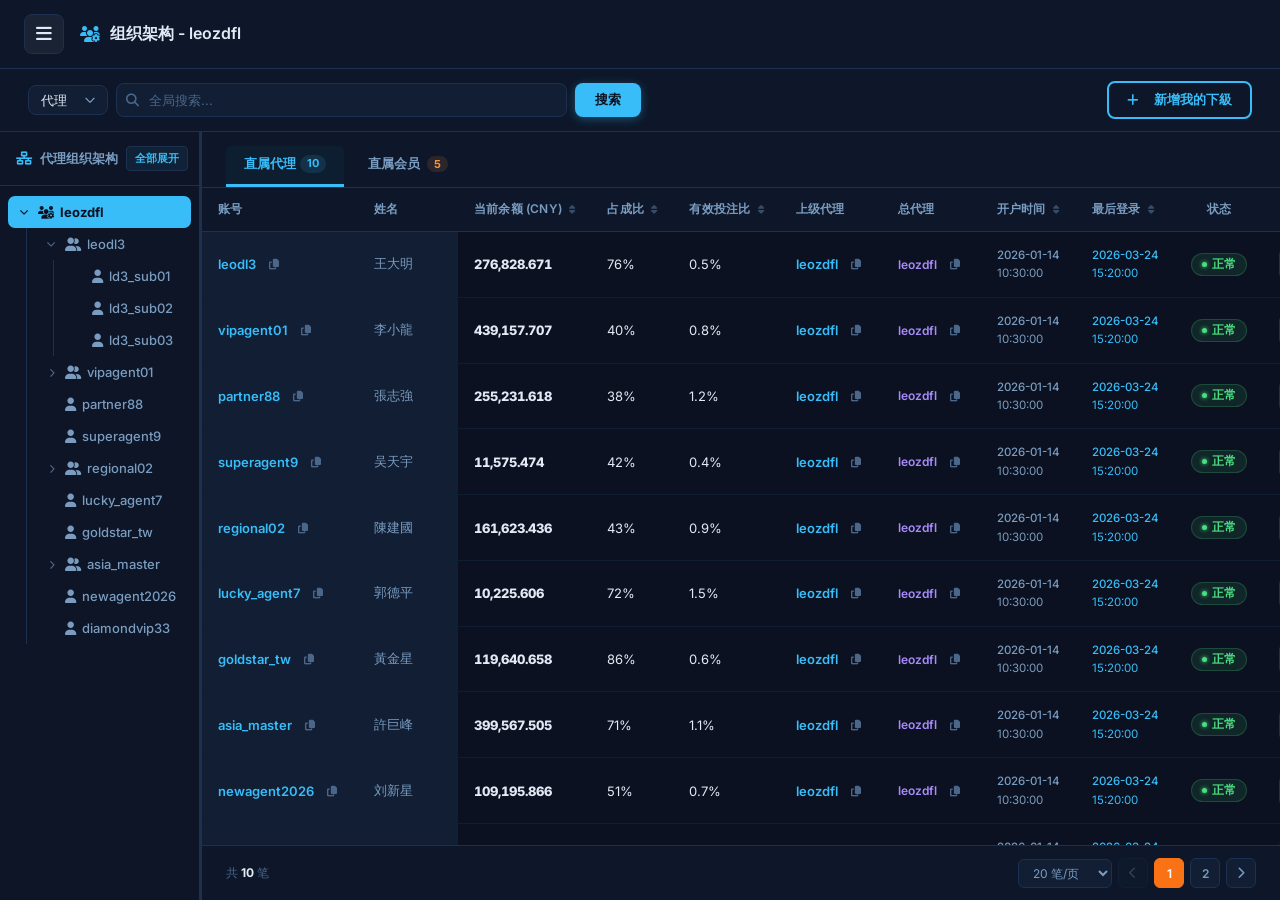
<file: agent_org.html>
<!DOCTYPE html>
<html lang="zh-CN">

<head>
    <meta charset="UTF-8">
    <meta name="viewport" content="width=device-width, initial-scale=1.0">
    <title>代理线组织管理 - Casino 后台</title>
    <meta name="description" content="Casino 代理线组织管理后台 - 管理代理架构与会员信息">
    <link rel="preconnect" href="https://fonts.googleapis.com">
    <link rel="preconnect" href="https://fonts.gstatic.com" crossorigin>
    <link href="https://fonts.googleapis.com/css2?family=Inter:wght@300;400;500;600;700&display=swap" rel="stylesheet">
    <link rel="stylesheet" href="https://cdnjs.cloudflare.com/ajax/libs/font-awesome/6.5.0/css/all.min.css">
    <style>
        :root {
            --primary: #38bdf8;
            --primary-dim: rgba(56, 189, 248, 0.12);
            --primary-glow: rgba(56, 189, 248, 0.35);
            --accent-purple: #a78bfa;
            --accent-green: #4ade80;
            --accent-red: #f87171;
            --accent-orange: #fb923c;
            --bg-body: #0b1120;
            --bg-sidebar: #0d1526;
            --bg-card: #111e33;
            --bg-header: #0d1729;
            --border: #1e3050;
            --border-light: rgba(56, 189, 248, 0.08);
            --text-main: #e2eaf5;
            --text-sub: #7a9cc0;
            --text-dim: #4a6689;
            --font: 'Inter', -apple-system, BlinkMacSystemFont, "Segoe UI", sans-serif;
            --sidebar-w: 220px;
            --tree-w: 200px;
            --radius: 10px;
            --transition: all 0.2s cubic-bezier(0.4, 0, 0.2, 1);
        }

        *,
        *::before,
        *::after {
            box-sizing: border-box;
            margin: 0;
            padding: 0;
        }

        body {
            font-family: var(--font);
            background: var(--bg-body);
            color: var(--text-main);
            min-height: 100vh;
            display: flex;
            overflow: hidden;
            -webkit-font-smoothing: antialiased;
        }

        /* ────────── LEFT GLOBAL SIDEBAR ────────── */
        .global-sidebar {
            width: var(--sidebar-w);
            min-width: var(--sidebar-w);
            background: var(--bg-sidebar);
            border-right: 1px solid var(--border);
            display: flex;
            flex-direction: column;
            height: 100vh;
            position: fixed;
            left: 0;
            top: 0;
            z-index: 100;
        }

        .sidebar-logo {
            padding: 18px 20px 14px;
            border-bottom: 1px solid var(--border);
        }

        .logo-badge {
            display: inline-flex;
            align-items: center;
            gap: 8px;
            background: linear-gradient(135deg, #f59e0b, #fbbf24);
            color: #1a0a00;
            font-weight: 800;
            font-size: 17px;
            padding: 6px 14px;
            border-radius: 8px;
            letter-spacing: 0.5px;
        }

        .logo-badge i {
            font-size: 15px;
        }

        .sidebar-system {
            padding: 10px 20px 14px;
            border-bottom: 1px solid var(--border);
        }

        .system-title {
            font-size: 12px;
            color: var(--text-sub);
            font-weight: 600;
            letter-spacing: 0.3px;
        }

        .system-time {
            font-size: 10px;
            color: var(--text-dim);
            margin-top: 2px;
        }

        .sidebar-nav {
            flex: 1;
            overflow-y: auto;
            padding: 10px 0;
            display: flex;
            flex-direction: column;
            align-items: center;
            /* better for mini mode */
        }

        .sidebar-nav::-webkit-scrollbar {
            width: 4px;
        }

        .sidebar-nav::-webkit-scrollbar-thumb {
            background: var(--border);
            border-radius: 4px;
        }

        .nav-item {
            display: flex;
            align-items: center;
            gap: 12px;
            width: 100%;
            padding: 11px 20px;
            cursor: pointer;
            color: var(--text-sub);
            font-size: 14px;
            font-weight: 500;
            transition: var(--transition);
            border-left: 3px solid transparent;
            margin: 1px 0;
        }

        .nav-item i {
            width: 18px;
            text-align: center;
            font-size: 15px;
            opacity: 0.75;
            transition: var(--transition);
        }

        .nav-item span {
            white-space: nowrap;
            transition: opacity 0.2s;
        }

        .nav-item:hover {
            color: var(--text-main);
            background: rgba(56, 189, 248, 0.05);
        }

        .nav-item:hover i {
            opacity: 1;
        }

        .nav-item.active {
            color: var(--primary);
            background: var(--primary-dim);
            border-left-color: var(--primary);
        }

        .nav-item.active i {
            color: var(--primary);
            opacity: 1;
        }

        .global-sidebar.expanded .nav-item span {
            display: flex;
        }

        .global-sidebar.expanded .nav-item {
            justify-content: flex-start;
            padding: 12px 20px;
        }

        .global-sidebar.expanded .nav-item.active {
            background: var(--primary-dim);
            color: var(--primary);
            width: 100%;
            height: auto;
            border-radius: 0;
            margin: 1px 0;
            box-shadow: none;
            border-left: 3px solid var(--primary);
        }

        .global-sidebar.expanded .nav-item.active i {
            color: var(--primary);
        }

        .sidebar-footer {
            border-top: 1px solid var(--border);
            padding: 24px 16px;
            display: flex;
            flex-direction: column;
            gap: 20px;
        }

        /* New User Profile Mini */
        .user-profile-mini {
            display: flex;
            align-items: center;
            gap: 12px;
        }

        .user-avatar-mini {
            width: 48px;
            height: 48px;
            background: #2563eb;
            border-radius: 50%;
            display: flex;
            align-items: center;
            justify-content: center;
            font-size: 18px;
            font-weight: 700;
            color: #fff;
            flex-shrink: 0;
        }

        .user-info-mini {
            display: flex;
            flex-direction: column;
            gap: 2px;
            flex: 1;
            overflow: hidden;
        }

        .user-name-mini {
            font-size: 15px;
            font-weight: 700;
            color: var(--text-main);
            white-space: nowrap;
            overflow: hidden;
            text-overflow: ellipsis;
        }

        .user-role-mini {
            font-size: 13px;
            color: var(--text-dim);
            font-weight: 500;
        }

        .user-settings-btn {
            background: none;
            border: none;
            color: var(--text-dim);
            font-size: 18px;
            cursor: pointer;
            transition: var(--transition);
        }

        .user-settings-btn:hover {
            color: var(--text-main);
        }

        /* New Balance Card */
        .balance-card {
            background: rgba(30, 41, 59, 0.7);
            border-radius: 12px;
            padding: 16px;
            display: flex;
            flex-direction: column;
            gap: 8px;
        }

        .balance-card-header {
            display: flex;
            align-items: center;
            justify-content: space-between;
        }

        .balance-card-title {
            font-size: 13px;
            color: var(--text-sub);
            font-weight: 600;
        }

        .balance-card-actions {
            display: flex;
            align-items: center;
            gap: 10px;
            color: var(--text-dim);
            font-size: 14px;
        }

        .balance-card-actions i {
            cursor: pointer;
            transition: var(--transition);
        }

        .balance-card-actions i:hover {
            color: var(--text-main);
        }

        .balance-amount {
            font-size: 22px;
            font-weight: 800;
            color: #fff;
            letter-spacing: -0.5px;
            margin-top: 4px;
        }

        /* New Logout Link */
        .logout-link {
            display: flex;
            align-items: center;
            gap: 12px;
            color: var(--text-sub);
            font-size: 14px;
            font-weight: 600;
            cursor: pointer;
            transition: var(--transition);
            margin-top: 4px;
        }

        .logout-link:hover {
            color: #fff;
        }

        .logout-link i {
            font-size: 16px;
        }

        /* ────────── MAIN WRAPPER ────────── */
        .main-wrapper {
            flex: 1;
            display: flex;
            flex-direction: column;
            height: 100vh;
            overflow: hidden;
            margin-left: 240px;
            /* Default Desktop */
            transition: margin-left 0.3s cubic-bezier(0.4, 0, 0.2, 1);
        }

        /* When Sidebar is Hidden, margin-left matches Tree Width (approx 260px) if not using full push */
        /* But for simplicity, we'll use a fixed margin strategy in JS */

        /* ────────── TOP BAR ────────── */
        .topbar {
            background: var(--bg-header);
            border-bottom: 1px solid var(--border);
            padding: 14px 24px;
            display: flex;
            align-items: center;
            gap: 16px;
            flex-shrink: 0;
            z-index: 50;
        }

        .topbar-hamburger {
            display: flex;
            align-items: center;
            justify-content: center;
            width: 40px;
            height: 40px;
            cursor: pointer;
            color: var(--text-main);
            font-size: 18px;
            transition: var(--transition);
            border-radius: 8px;
            background: rgba(255, 255, 255, 0.05);
            border: 1px solid var(--border);
        }

        .topbar-hamburger:hover {
            background: var(--primary-dim);
            color: var(--primary);
            border-color: var(--primary);
        }

        .topbar-title {
            display: flex;
            align-items: center;
            gap: 10px;
            font-size: 16px;
            font-weight: 600;
            color: var(--text-main);
        }

        .topbar-title i {
            color: var(--primary);
            font-size: 16px;
        }

        /* ────────── CONTENT AREA ────────── */
        .content-area {
            flex: 1;
            display: flex;
            overflow: hidden;
        }

        /* ────────── AGENT TREE PANEL ────────── */
        .tree-panel {
            width: var(--tree-w);
            min-width: 150px;
            max-width: 600px;
            background: var(--bg-sidebar);
            border-right: 1px solid var(--border);
            display: flex;
            flex-direction: column;
            overflow: hidden;
            position: relative;
        }

        .tree-resizer {
            width: 2px;
            cursor: col-resize;
            background: var(--border);
            position: relative;
            z-index: 20;
            flex-shrink: 0;
            transition: background 0.2s;
        }

        .tree-resizer::after {
            content: '';
            position: absolute;
            left: -4px;
            right: -4px;
            top: 0;
            bottom: 0;
        }

        .tree-resizer:hover,
        .tree-resizer.resizing {
            background: var(--primary);
            box-shadow: 0 0 8px var(--primary-glow);
        }

        .tree-panel-header {
            padding: 14px 16px;
            border-bottom: 1px solid var(--border);
            font-size: 13px;
            font-weight: 600;
            color: var(--text-sub);
            display: flex;
            align-items: center;
            gap: 8px;
            white-space: nowrap;
        }

        .tree-panel-header i {
            color: var(--primary);
            font-size: 13px;
        }

        .tree-actions {
            margin-left: auto;
            display: flex;
            gap: 10px;
        }

        .tree-actions button {
            background: rgba(56, 189, 248, 0.08);
            /* subtle background */
            border: 1px solid var(--border);
            color: var(--primary);
            cursor: pointer;
            font-size: 11px;
            font-weight: 600;
            transition: var(--transition);
            padding: 4px 8px;
            display: flex;
            align-items: center;
            justify-content: center;
            border-radius: 4px;
            white-space: nowrap;
        }

        .tree-actions button:hover {
            background: var(--primary-dim);
            color: #fff;
            border-color: var(--primary);
        }

        .tree-scroll {
            flex: 1;
            overflow-y: auto;
            padding: 10px 8px;
        }

        .tree-scroll::-webkit-scrollbar {
            width: 4px;
        }

        .tree-scroll::-webkit-scrollbar-thumb {
            background: var(--border);
            border-radius: 4px;
        }

        /* Tree nodes */

        .t-header {
            display: flex;
            align-items: center;
            gap: 6px;
            padding: 8px 10px;
            border-radius: 7px;
            cursor: pointer;
            color: var(--text-sub);
            font-size: 13px;
            font-weight: 500;
            transition: var(--transition);
            white-space: nowrap;
        }

        .t-header:hover {
            background: rgba(56, 189, 248, 0.06);
            color: var(--text-main);
        }

        .t-header.active-node {
            background: var(--primary);
            color: #0b1120;
            font-weight: 700;
        }

        .t-header.active-node i {
            color: #0b1120 !important;
        }

        .t-toggle {
            width: 14px;
            height: 14px;
            display: flex;
            align-items: center;
            justify-content: center;
            font-size: 9px;
            color: var(--text-dim);
            transition: var(--transition);
            flex-shrink: 0;
        }

        .t-toggle.open {
            transform: rotate(90deg);
        }

        .t-icon {
            font-size: 13px;
            flex-shrink: 0;
        }

        .t-label {
            flex: 1;
            white-space: nowrap;
            overflow: hidden;
            text-overflow: ellipsis;
        }

        .t-children {
            margin-left: 18px;
            padding-left: 8px;
            border-left: 1px solid var(--border);
            overflow: hidden;
            transition: all 0.2s;
        }

        .t-children.collapsed {
            display: none;
        }

        /* ────────── RIGHT MAIN PANEL ────────── */
        .right-panel {
            flex: 1;
            display: flex;
            flex-direction: column;
            overflow: hidden;
            background: var(--bg-body);
        }

        /* Search / Filter bar */
        .filter-bar {
            padding: 16px 24px;
            background: var(--bg-header);
            border-bottom: 1px solid var(--border);
            display: flex;
            align-items: center;
            gap: 12px;
            flex-wrap: wrap;
        }

        .filter-select {
            background: var(--bg-card);
            border: 1px solid var(--border);
            color: var(--text-main);
            padding: 8px 14px;
            border-radius: 8px;
            font-size: 13px;
            font-family: var(--font);
            cursor: pointer;
            transition: var(--transition);
            appearance: none;
            -webkit-appearance: none;
            background-image: url("data:image/svg+xml,%3Csvg xmlns='http://www.w3.org/2000/svg' fill='none' viewBox='0 0 24 24' stroke='%237a9cc0'%3E%3Cpath stroke-linecap='round' stroke-linejoin='round' stroke-width='2' d='M19 9l-7 7-7-7'/%3E%3C/svg%3E");
            background-repeat: no-repeat;
            background-position: right 10px center;
            background-size: 14px;
            padding-right: 32px;
            min-width: 110px;
        }

        .filter-select:focus {
            outline: none;
            border-color: var(--primary);
            box-shadow: 0 0 0 3px var(--primary-dim);
        }

        .search-wrap {
            flex: 1;
            position: relative;
            min-width: 180px;
        }

        .search-wrap i {
            position: absolute;
            left: 12px;
            top: 50%;
            transform: translateY(-50%);
            color: var(--text-dim);
            font-size: 13px;
            pointer-events: none;
        }

        .search-input {
            width: 100%;
            background: var(--bg-card);
            border: 1px solid var(--border);
            color: var(--text-main);
            padding: 8px 12px 8px 36px;
            border-radius: 8px;
            font-size: 13px;
            font-family: var(--font);
            transition: var(--transition);
        }

        .search-input::placeholder {
            color: var(--text-dim);
        }

        .search-input:focus {
            outline: none;
            border-color: var(--primary);
            box-shadow: 0 0 0 3px var(--primary-dim);
        }

        .spacer {
            flex: 1;
        }

        .btn-search {
            display: flex;
            align-items: center;
            gap: 8px;
            background: var(--primary);
            color: #0b1120;
            border: none;
            padding: 8px 20px;
            border-radius: 8px;
            font-size: 13px;
            font-weight: 700;
            cursor: pointer;
            transition: var(--transition);
            font-family: var(--font);
            box-shadow: 0 2px 10px var(--primary-glow);
        }

        .btn-search:hover {
            background: #7dd3fc;
            transform: translateY(-1px);
            box-shadow: 0 4px 14px var(--primary-glow);
        }

        .btn-add {
            display: flex;
            align-items: center;
            gap: 8px;
            background: linear-gradient(135deg, #a855f7, #7c3aed);
            color: white;
            border: none;
            padding: 8px 18px;
            border-radius: 8px;
            font-size: 13px;
            font-weight: 700;
            cursor: pointer;
            transition: var(--transition);
            font-family: var(--font);
            box-shadow: 0 2px 10px rgba(168, 85, 247, 0.3);
        }

        .btn-add:hover {
            background: linear-gradient(135deg, #c084fc, #a855f7);
            transform: translateY(-1px);
        }

        /* Tabs */
        .data-tabs {
            display: flex;
            align-items: center;
            gap: 6px;
            padding: 14px 24px 0;
            background: var(--bg-header);
            border-bottom: 1px solid var(--border);
        }

        .data-tab {
            padding: 9px 18px 11px;
            font-size: 13px;
            font-weight: 600;
            color: var(--text-sub);
            cursor: pointer;
            border-bottom: 3px solid transparent;
            transition: var(--transition);
            border-radius: 6px 6px 0 0;
            white-space: nowrap;
        }

        .data-tab:hover {
            color: var(--text-main);
        }

        .data-tab.active {
            color: var(--primary);
            border-bottom-color: var(--primary);
            background: rgba(56, 189, 248, 0.04);
        }

        .tab-count {
            font-size: 11px;
            font-weight: 700;
            background: rgba(56, 189, 248, 0.12);
            color: var(--primary);
            padding: 1px 7px;
            border-radius: 10px;
            margin-left: 4px;
        }

        .tab-count.orange {
            background: rgba(251, 146, 60, 0.12);
            color: var(--accent-orange);
        }

        /* Table area */
        .table-area {
            flex: 1;
            overflow: auto;
        }

        .table-area::-webkit-scrollbar {
            width: 6px;
            height: 6px;
        }

        .table-area::-webkit-scrollbar-thumb {
            background: var(--border);
            border-radius: 4px;
        }

        table.data-table {
            width: 100%;
            border-collapse: collapse;
        }

        table.data-table thead {
            position: sticky;
            top: 0;
            z-index: 10;
        }

        table.data-table thead tr {
            background: var(--bg-header);
        }

        table.data-table th {
            padding: 13px 16px;
            font-size: 12px;
            font-weight: 600;
            color: var(--text-sub);
            white-space: nowrap;
            text-align: left;
            border-bottom: 1px solid var(--border);
            letter-spacing: 0.2px;
        }

        table.data-table th .sort-icon {
            margin-left: 4px;
            opacity: 0.4;
            font-size: 10px;
            cursor: pointer;
            transition: var(--transition);
        }

        table.data-table th:hover .sort-icon {
            opacity: 1;
            color: var(--primary);
        }

        table.data-table th.right,
        table.data-table td.right {
            text-align: right;
        }

        table.data-table th.center,
        table.data-table td.center {
            text-align: center;
        }

        table.data-table tbody tr {
            border-bottom: 1px solid var(--border-light);
            transition: var(--transition);
        }

        table.data-table tbody tr:hover {
            background: rgba(56, 189, 248, 0.03);
        }

        table.data-table td {
            padding: 14px 16px;
            font-size: 13px;
            color: var(--text-main);
            vertical-align: middle;
            white-space: nowrap;
        }

        .cell-account {
            display: flex;
            align-items: center;
            gap: 8px;
        }

        .cell-account .acc-name {
            font-weight: 600;
            font-size: 13px;
            color: var(--text-main);
            cursor: default;
            transition: var(--transition);
        }

        .cell-account.clickable .acc-name {
            color: var(--primary);
            cursor: pointer;
        }

        .cell-account.clickable .acc-name:hover {
            color: #7dd3fc;
            text-decoration: underline;
        }

        .cell-account .copy-btn {
            background: none;
            border: none;
            color: var(--text-dim);
            cursor: pointer;
            font-size: 11px;
            padding: 3px 5px;
            border-radius: 4px;
            transition: var(--transition);
        }

        .cell-account .copy-btn:hover {
            color: var(--primary);
            background: var(--primary-dim);
        }

        .cell-balance {
            font-weight: 800;
            font-size: 16px;
            color: #4ade80;
            font-variant-numeric: tabular-nums;
        }

        .cell-ratio {
            color: var(--text-sub);
            font-size: 13px;
        }

        .cell-window {
            font-size: 12px;
            color: var(--text-sub);
            background: rgba(255, 255, 255, 0.03);
            padding: 2px 8px;
            border-radius: 4px;
            border: 1px solid var(--border);
        }

        .cell-datetime {
            font-size: 11.5px;
            color: var(--text-sub);
            line-height: 1.6;
        }

        .cell-datetime .dt-date {
            font-weight: 500;
        }

        .cell-datetime.highlight {
            color: var(--primary);
        }

        .cell-datetime.highlight .dt-date {
            color: var(--primary);
        }

        /* Status pills */
        .status-pill {
            display: inline-flex;
            align-items: center;
            gap: 5px;
            padding: 3px 10px;
            border-radius: 20px;
            font-size: 11.5px;
            font-weight: 700;
            white-space: nowrap;
        }

        .status-pill::before {
            content: '';
            width: 5px;
            height: 5px;
            border-radius: 50%;
            flex-shrink: 0;
        }

        .status-normal {
            background: rgba(74, 222, 128, 0.1);
            color: var(--accent-green);
            border: 1px solid rgba(74, 222, 128, 0.2);
        }

        .status-normal::before {
            background: var(--accent-green);
            box-shadow: 0 0 4px var(--accent-green);
        }

        .status-suspended {
            background: rgba(248, 113, 113, 0.1);
            color: var(--accent-red);
            border: 1px solid rgba(248, 113, 113, 0.2);
        }

        .status-suspended::before {
            background: var(--accent-red);
        }

        /* Sticky Columns */
        .sticky-column {
            position: sticky !important;
            z-index: 20 !important;
        }

        table.data-table thead th.sticky-column {
            z-index: 30 !important;
            background: var(--bg-header);
        }

        table.data-table tbody td.sticky-column {
            background: #111e33;
            /* match var(--bg-card) */
        }

        table.data-table tbody tr:hover td.sticky-column {
            background: #162541;
            /* match hover row color */
        }

        .sticky-col-1 {
            left: 0;
            min-width: 140px;
            box-shadow: 2px 0 5px rgba(0, 0, 0, 0.2);
        }

        .sticky-col-2 {
            left: 140px;
            min-width: 100px;
            box-shadow: 2px 0 5px rgba(0, 0, 0, 0.2);
        }

        /* Mobile Tree Bar */
        .mobile-tree-bar {
            display: none;
            /* Controlled by Media Query AND JS */
            background: var(--bg-header);
            width: 100%;
            padding: 14px 20px;
            border-bottom: 1px solid var(--border);
            cursor: pointer;
            transition: var(--transition);
            z-index: 45;
        }

        .mobile-tree-bar.visible {
            display: block !important;
        }

        .mobile-tree-bar:hover {
            background: rgba(255, 255, 255, 0.02);
        }

        .mt-content {
            display: flex;
            align-items: center;
            gap: 16px;
            color: #fff;
        }

        .mt-chevron {
            font-size: 14px;
            transition: transform 0.3s ease;
            color: var(--text-dim);
            order: 4;
            /* put at the end after info */
        }

        .mt-chevron.open {
            transform: rotate(180deg);
            color: var(--primary);
        }

        .mt-icon-box {
            width: 44px;
            height: 44px;
            background: rgba(255, 255, 255, 0.08);
            /* Inactive: dark/greyish */
            border-radius: 12px;
            display: flex;
            align-items: center;
            justify-content: center;
            font-size: 20px;
            transition: all 0.3s cubic-bezier(0.4, 0, 0.2, 1);
            flex-shrink: 0;
            border: 1px solid rgba(255, 255, 255, 0.05);
        }

        .mt-icon-box i {
            color: var(--text-sub);
            transition: color 0.3s;
        }

        .mt-icon-box.active {
            background: #0ea5e9;
            /* Active: Cyan/Blue */
            box-shadow: 0 0 20px rgba(14, 165, 233, 0.4);
            border-color: rgba(255, 255, 255, 0.2);
        }

        .mt-icon-box.active i {
            color: #000;
        }

        .mt-info {
            display: flex;
            align-items: center;
            gap: 12px;
            flex: 1;
        }

        .mt-info-stack {
            display: flex;
            flex-direction: column;
            gap: 2px;
        }

        .mt-label {
            font-size: 11px;
            font-weight: 700;
            color: var(--text-dim);
            letter-spacing: 0.5px;
            text-transform: uppercase;
        }

        .mt-value {
            font-size: 16px;
            font-weight: 800;
            letter-spacing: -0.2px;
            color: #fff;
        }

        /* Action cell */
        .action-cell {
            display: flex;
            align-items: center;
            justify-content: flex-end;
            gap: 8px;
        }

        .icon-btn {
            background: rgba(255, 255, 255, 0.04);
            border: 1px solid var(--border);
            color: var(--text-sub);
            width: 32px;
            height: 32px;
            border-radius: 7px;
            display: flex;
            align-items: center;
            justify-content: center;
            cursor: pointer;
            font-size: 13px;
            transition: var(--transition);
        }

        .icon-btn:hover {
            background: var(--primary-dim);
            color: var(--primary);
            border-color: rgba(56, 189, 248, 0.3);
        }

        /* Pagination */
        .pagination-row {
            padding: 12px 24px;
            background: var(--bg-header);
            border-top: 1px solid var(--border);
            display: flex;
            align-items: center;
            justify-content: space-between;
            flex-shrink: 0;
        }

        .pagination-info {
            font-size: 12px;
            color: var(--text-dim);
        }

        .pagination-info b {
            color: var(--text-main);
        }

        .pagination-nav {
            display: flex;
            align-items: center;
            gap: 6px;
        }

        .pg-size-select {
            background: var(--bg-card);
            border: 1px solid var(--border);
            color: var(--text-sub);
            padding: 5px 10px;
            border-radius: 6px;
            font-size: 12px;
            font-family: var(--font);
            cursor: pointer;
        }

        .pg-btn {
            background: var(--bg-card);
            border: 1px solid var(--border);
            color: var(--text-sub);
            width: 30px;
            height: 30px;
            border-radius: 6px;
            display: flex;
            align-items: center;
            justify-content: center;
            cursor: pointer;
            font-size: 12px;
            transition: var(--transition);
        }

        .pg-btn:hover:not(:disabled) {
            border-color: var(--primary);
            color: var(--primary);
        }

        .pg-btn:disabled {
            opacity: 0.3;
            cursor: not-allowed;
        }

        .pg-num {
            background: var(--bg-card);
            border: 1px solid var(--border);
            color: var(--text-sub);
            min-width: 30px;
            height: 30px;
            border-radius: 6px;
            display: flex;
            align-items: center;
            justify-content: center;
            cursor: pointer;
            font-size: 12px;
            font-weight: 600;
            transition: var(--transition);
            padding: 0 6px;
        }

        .pg-num:hover {
            border-color: var(--primary);
            color: var(--primary);
        }

        .pg-num.active {
            background: #f97316;
            border-color: #f97316;
            color: white;
        }

        /* ────────── Context Menu / Dropdown ────────── */
        .ctx-menu {
            position: fixed;
            z-index: 9999;
            background: var(--bg-card);
            border: 1px solid var(--border);
            border-radius: 10px;
            box-shadow: 0 10px 30px rgba(0, 0, 0, 0.5);
            padding: 6px 0;
            min-width: 180px;
            animation: fadeIn 0.12s ease;
            display: none;
        }

        .ctx-menu.open {
            display: block;
        }

        @keyframes fadeIn {
            from {
                opacity: 0;
                transform: translateY(-4px);
            }

            to {
                opacity: 1;
                transform: translateY(0);
            }
        }

        .ctx-item {
            padding: 10px 18px;
            font-size: 13px;
            color: var(--text-main);
            cursor: pointer;
            transition: var(--transition);
            font-weight: 500;
        }

        .ctx-item:hover {
            background: var(--primary-dim);
            color: var(--primary);
        }

        .ctx-item.danger {
            color: var(--accent-red);
        }

        .ctx-item.danger:hover {
            background: rgba(248, 113, 113, 0.08);
            color: var(--accent-red);
        }

        .ctx-sep {
            height: 1px;
            background: var(--border);
            margin: 4px 0;
        }

        /* ────────── MODAL ────────── */
        .modal-overlay {
            position: fixed;
            top: 0;
            left: 0;
            right: 0;
            bottom: 0;
            background: rgba(0, 0, 0, 0.7);
            z-index: 10000;
            display: none;
            align-items: center;
            justify-content: center;
            animation: fadeIn 0.2s ease;
        }

        .modal-overlay.open {
            display: flex;
        }

        .modal-card {
            background: #111e33;
            width: 500px;
            max-width: 95vw;
            max-height: 90vh;
            border-radius: 12px;
            border: 1px solid var(--border);
            box-shadow: 0 20px 50px rgba(0, 0, 0, 0.6);
            display: flex;
            flex-direction: column;
            overflow: hidden;
            animation: scaleIn 0.25s cubic-bezier(0.4, 0, 0.2, 1);
        }

        @keyframes scaleIn {
            from {
                opacity: 0;
                transform: scale(0.95);
            }

            to {
                opacity: 1;
                transform: scale(1);
            }
        }

        /* ────────── TOAST ────────── */
        .toast-container {
            position: fixed;
            bottom: 24px;
            right: 24px;
            z-index: 10001;
            display: flex;
            flex-direction: column;
            gap: 10px;
        }

        .toast {
            background: #1e293b;
            color: var(--text-main);
            border-left: 4px solid var(--accent-green);
            padding: 14px 20px;
            border-radius: 6px;
            box-shadow: 0 10px 30px rgba(0, 0, 0, 0.5);
            display: flex;
            align-items: center;
            gap: 12px;
            font-size: 14px;
            font-weight: 500;
            transform: translateX(120%);
            transition: transform 0.3s cubic-bezier(0.4, 0, 0.2, 1);
            animation: toastSlideIn 0.3s cubic-bezier(0.4, 0, 0.2, 1) forwards;
        }

        .toast.success {
            border-left-color: var(--accent-green);
        }

        .toast.success i {
            color: var(--accent-green);
            font-size: 16px;
        }

        .toast.hiding {
            animation: toastSlideOut 0.3s cubic-bezier(0.4, 0, 0.2, 1) forwards;
        }

        @keyframes toastSlideIn {
            from {
                transform: translateX(120%);
            }

            to {
                transform: translateX(0);
            }
        }

        @keyframes toastSlideOut {
            from {
                transform: translateX(0);
                opacity: 1;
            }

            to {
                transform: translateX(120%);
                opacity: 0;
            }
        }

        .modal-header {
            padding: 16px 20px;
            border-bottom: 1px solid var(--border);
            display: flex;
            align-items: center;
            justify-content: space-between;
            font-weight: 700;
            font-size: 16px;
        }

        .modal-close {
            background: none;
            border: none;
            color: var(--text-dim);
            cursor: pointer;
            font-size: 18px;
            transition: var(--transition);
        }

        .modal-close:hover {
            color: var(--text-main);
        }

        .modal-body {
            padding: 20px;
            overflow-y: auto;
            flex: 1;
        }

        .modal-grid {
            display: grid;
            grid-template-columns: 1fr 1fr;
            gap: 16px;
        }

        .form-group {
            display: flex;
            flex-direction: column;
            gap: 8px;
            margin-bottom: 14px;
        }

        .form-group.full {
            grid-column: span 2;
        }

        .form-group label {
            font-size: 13px;
            font-weight: 600;
            color: var(--text-sub);
        }

        .form-group input,
        .form-group select,
        .form-group textarea {
            background: #1e293b;
            border: 1px solid var(--border);
            border-radius: 8px;
            padding: 10px 12px;
            color: var(--text-main);
            font-family: var(--font);
            font-size: 14px;
            transition: var(--transition);
        }

        .form-group input:focus,
        .form-group select:focus,
        .form-group textarea:focus {
            outline: none;
            border-color: var(--primary);
            background: #263449;
        }

        .form-group .label-hint {
            font-size: 11px;
            margin-top: -4px;
            font-weight: 600;
        }

        .form-group .label-hint.danger {
            color: var(--accent-red);
        }

        .label-info {
            font-size: 11px;
            color: var(--text-dim);
            margin-top: -2px;
        }

        .warn-box {
            font-size: 12px;
            color: #fbbf24;
            line-height: 1.5;
            font-weight: 600;
        }

        .modal-footer {
            padding: 16px 20px;
            border-top: 1px solid var(--border);
            display: flex;
            align-items: center;
            justify-content: flex-end;
            gap: 12px;
        }

        .btn-cancel {
            background: #1e293b;
            color: var(--text-main);
            border: 1px solid var(--border);
            padding: 10px 24px;
            border-radius: 8px;
            cursor: pointer;
            font-weight: 600;
            font-size: 14px;
            transition: var(--transition);
        }

        .btn-cancel:hover {
            background: #334155;
        }

        .btn-save {
            background: linear-gradient(to right, #2563eb, #3b82f6);
            color: white;
            border: none;
            padding: 10px 24px;
            border-radius: 8px;
            cursor: pointer;
            font-weight: 600;
            font-size: 14px;
            transition: var(--transition);
            box-shadow: 0 4px 12px rgba(37, 99, 235, 0.4);
        }

        .btn-save:hover {
            filter: brightness(1.1);
            transform: translateY(-1px);
        }

        /* Pwd Modal Spec */
        .pwd-icon-circle {
            width: 44px;
            height: 44px;
            border-radius: 50%;
            background: rgba(37, 99, 235, 0.15);
            display: flex;
            align-items: center;
            justify-content: center;
            color: #3b82f6;
            font-size: 20px;
        }

        .account-box {
            background: rgba(255, 255, 255, 0.03);
            border: 1px solid var(--border);
            border-radius: 8px;
            padding: 12px 16px;
            margin-top: 6px;
        }

        .account-box .label {
            font-size: 11px;
            color: var(--text-dim);
            margin-bottom: 4px;
            display: block;
        }

        .account-box .value {
            font-size: 16px;
            font-weight: 700;
            color: var(--text-main);
        }

        .input-with-icon {
            position: relative;
        }

        .input-with-icon input {
            width: 100%;
            padding-right: 40px !important;
        }

        .input-with-icon i.eye {
            position: absolute;
            right: 14px;
            top: 50%;
            transform: translateY(-50%);
            color: var(--text-dim);
            cursor: pointer;
            transition: var(--transition);
        }

        .input-with-icon i.eye:hover {
            color: var(--text-sub);
        }

        /* Transfer Modal Spec */
        .transfer-account-box {
            background: rgba(255, 255, 255, 0.03);
            border: 1px solid var(--border);
            border-radius: 8px;
            padding: 14px 18px;
            margin-bottom: 20px;
            display: flex;
            align-items: center;
            justify-content: space-between;
        }

        .transfer-account-box .label {
            font-size: 13px;
            color: var(--text-sub);
        }

        .transfer-account-box .value {
            font-size: 15px;
            font-weight: 700;
            color: var(--text-main);
        }

        .preset-group {
            display: grid;
            grid-template-columns: repeat(4, 1fr);
            gap: 10px;
            margin-top: 12px;
        }

        .btn-preset {
            background: rgba(255, 255, 255, 0.03);
            border: 1px solid var(--border);
            color: var(--text-sub);
            padding: 8px;
            border-radius: 6px;
            font-size: 13px;
            font-weight: 700;
            cursor: pointer;
            transition: var(--transition);
        }

        .btn-preset:hover {
            background: var(--primary-dim);
            border-color: var(--primary);
            color: var(--text-main);
        }

        .balance-label {
            margin-top: 14px;
            font-size: 13px;
            color: #fbbf24;
            font-weight: 600;
        }

        /* ────────── Stepper ────────── */
        .stepper {
            display: flex;
            align-items: center;
            justify-content: space-between;
            margin-bottom: 24px;
            position: relative;
        }

        .mobile-header {
            display: none !important;
        }

        /* ────────── RESPONSIVE DESIGN ────────── */

        /* 1. Tablet/Mobile Tier: Hide Sidebar at 1300px */
        /* 1. Tablet/Medium Tier: Hide Sidebar at 1500px to give room to Tree */
        @media (max-width: 1500px) {
            .global-sidebar {
                transform: translateX(-100%);
                z-index: 1001;
            }

            .global-sidebar.mobile-open {
                transform: translateX(0);
                box-shadow: 10px 0 30px rgba(0, 0, 0, 0.5);
            }

            .main-wrapper {
                margin-left: 0 !important;
            }

            /* When Sidebar is Hidden, Tree remains visible. 
               When Sidebar is shown via JS, we'll collapse Tree. */
        }

        /* 2. Smaller Tier: Tree Collapse at 1100px */
        @media (max-width: 1100px) {
            .content-area {
                flex-direction: column;
            }

            .tree-panel {
                width: 100% !important;
                min-width: 0 !important;
                /* Fix: Prevent ghost gap in mobile */
                max-width: none;
                height: 0;
                overflow: hidden;
                border: none !important;
                transition: height 0.4s cubic-bezier(0.4, 0, 0.2, 1), opacity 0.3s;
                opacity: 0;
                pointer-events: none;
                display: flex !important;
            }

            .tree-panel.mobile-expanded {
                height: 420px;
                width: 100% !important;
                min-width: 100% !important;
                opacity: 1;
                pointer-events: auto;
            }

            .tree-resizer {
                display: none;
            }

            .mobile-tree-bar {
                display: block;
            }

            /* Shared rules for manual swap on Mac/Tablet resolutions */
            .tree-panel.in-mobile-mode {
                width: 0 !important;
                min-width: 0 !important;
                max-width: none;
                height: 0;
                overflow: hidden;
                border: none !important;
                transition: height 0.4s cubic-bezier(0.4, 0, 0.2, 1), opacity 0.3s;
                opacity: 0;
                pointer-events: none;
                display: flex !important;
            }

            .tree-panel.in-mobile-mode.mobile-expanded {
                height: 420px;
                width: 100% !important;
                min-width: 100% !important;
                opacity: 1;
                pointer-events: auto;
            }

            .filter-bar {
                flex-direction: column;
                align-items: stretch;
                gap: 8px;
            }

            .search-wrap {
                min-width: auto;
            }

            table.data-table {
                min-width: 800px;
            }
        }

        @media (max-width: 480px) {
            .filter-select {
                min-width: auto;
                font-size: 12px;
                padding: 6px 10px;
            }

            .search-input {
                padding: 6px 10px 6px 32px;
                font-size: 12px;
            }

            .btn-search,
            .btn-add {
                padding: 6px 12px;
                font-size: 12px;
            }

            .data-tab {
                padding: 8px 12px;
                font-size: 12px;
            }

            .pagination-nav {
                flex-wrap: wrap;
                gap: 4px;
            }

            .pg-size-select {
                font-size: 11px;
                padding: 4px 8px;
            }

            .pg-btn,
            .pg-num {
                width: 28px;
                height: 28px;
                font-size: 11px;
            }
        }

        .step {
            display: flex;
            align-items: center;
            gap: 10px;
            position: relative;
            z-index: 2;
            color: var(--text-dim);
            transition: var(--transition);
        }

        .step.active {
            color: var(--text-main);
        }

        .step.active .step-circle {
            background: var(--primary);
            color: white;
            border-color: var(--primary);
        }

        .step.completed .step-circle {
            background: var(--primary);
            color: white;
            border-color: var(--primary);
        }

        .step-circle {
            width: 28px;
            height: 28px;
            border-radius: 50%;
            border: 2px solid #475569;
            display: flex;
            align-items: center;
            justify-content: center;
            font-size: 13px;
            font-weight: 700;
            background: var(--bg-card);
        }

        .step-label {
            font-size: 14px;
            font-weight: 600;
            white-space: nowrap;
        }

        .step-line {
            flex: 1;
            height: 1px;
            background: #334155;
            margin: 0 15px;
            position: relative;
            top: 0;
        }

        .step-line.active {
            background: var(--primary);
        }

        /* ────────── Form Hints ────────── */
        .required-hint-box {
            background: #27272a;
            border-radius: 6px;
            padding: 10px 16px;
            margin-bottom: 20px;
            font-size: 13px;
            color: #f97316;
            font-weight: 600;
        }

        .form-main-hint {
            font-size: 13px;
            color: #f97316;
            font-weight: 600;
            margin-top: 4px;
        }

        .step-content {
            display: none;
        }

        .step-content.active {
            display: block;
        }

        .form-group-add {
            margin-bottom: 22px;
        }

        .form-group-add label {
            display: block;
            font-size: 14px;
            font-weight: 600;
            color: var(--text-sub);
            margin-bottom: 10px;
        }

        .form-group-add label span {
            color: #ef4444;
            margin-right: 4px;
        }

        .form-group-add input {
            width: 100%;
            background: #1e293b;
            border: 1px solid var(--border);
            border-radius: 8px;
            padding: 12px 14px;
            color: var(--text-main);
            font-size: 15px;
            transition: var(--transition);
        }

        .form-group-add input:focus {
            border-color: var(--primary);
            outline: none;
            background: #263449;
        }

        .form-group-add input::placeholder {
            color: #64748b;
        }

        .form-group-add input[readonly] {
            background: rgba(255, 255, 255, 0.02);
            color: #64748b;
            cursor: not-allowed;
            border-style: dashed;
        }

        .optional-hint-box {
            background: rgba(37, 99, 235, 0.1);
            border: 1px solid rgba(37, 99, 235, 0.2);
            border-radius: 6px;
            padding: 12px 16px;
            margin-bottom: 25px;
            font-size: 14px;
            color: #60a5fa;
            font-weight: 600;
        }

        .confirm-hint-box {
            background: rgba(16, 185, 129, 0.1);
            border: 1px solid rgba(16, 185, 129, 0.2);
            border-radius: 6px;
            padding: 12px 16px;
            margin-bottom: 20px;
            font-size: 14px;
            color: #34d399;
            font-weight: 600;
        }

        .summary-box {
            background: rgba(255, 255, 255, 0.03);
            border: 1px solid var(--border);
            border-radius: 12px;
            padding: 24px 30px;
        }

        .summary-title {
            font-size: 18px;
            font-weight: 700;
            color: var(--text-main);
            margin-bottom: 20px;
        }

        .summary-item {
            margin-bottom: 18px;
        }

        .summary-label {
            font-size: 13px;
            color: var(--text-dim);
            margin-bottom: 6px;
        }

        .summary-value {
            font-size: 18px;
            font-weight: 700;
            color: #f59e0b;
        }

        .summary-sep {
            border-top: 1px dashed var(--border);
            margin: 20px 0;
        }

        .summary-grid {
            display: grid;
            grid-template-columns: 1fr 1fr;
            gap: 24px;
        }

        .form-grid-2 {
            display: grid;
            grid-template-columns: 1fr 1fr;
            gap: 20px;
        }
    </style>
</head>

<body>

    <!-- (Mobile Header removed as requested, using Unified Topbar) -->

    <!-- ═══════════ GLOBAL LEFT SIDEBAR ═══════════ -->
    <aside class="global-sidebar">
        <div class="sidebar-logo">
            <div class="logo-badge">
                <i class="fas fa-dice"></i> Casino
            </div>
        </div>
        <div class="sidebar-system">
            <div class="system-title">管理系统</div>
            <div class="system-time" id="sys-time">2026-03-25 16:25:10</div>
        </div>
        <div class="sidebar-nav">
            <div class="nav-item" onclick="window.location.href='index.html'"><i
                    class="fas fa-home"></i><span>首页</span></div>
            <div class="nav-item active" onclick="window.location.href='agent_org.html'"><i
                    class="fas fa-sitemap"></i><span>组织管理</span></div>
            <div class="nav-item" onclick="window.location.href='statistical_reports.html'"><i
                    class="fas fa-chart-bar"></i><span>统计报表</span></div>
            <div class="nav-item"><i class="fas fa-user"></i><span>会员管理</span></div>
            <div class="nav-item"><i class="fas fa-wallet"></i><span>资金流向</span></div>
            <div class="nav-item"><i class="fas fa-chart-line"></i><span>业绩报表</span></div>
            <div class="nav-item"><i class="fas fa-cog"></i><span>系统设定</span></div>
        </div>
        <div class="sidebar-footer">
            <!-- User Profile Mini -->
            <div class="user-profile-mini">
                <div class="user-avatar-mini">L</div>
                <div class="user-info-mini">
                    <div class="user-name-mini">leozdfl</div>
                    <div class="user-role-mini">超级管理员</div>
                </div>
                <button class="user-settings-btn"><i class="fas fa-cog"></i></button>
            </div>

            <!-- Balance Card -->
            <div class="balance-card">
                <div class="balance-card-header">
                    <span class="balance-card-title">目前余额</span>
                    <div class="balance-card-actions">
                        <i class="fas fa-redo-alt"></i>
                        <i class="fas fa-eye"></i>
                    </div>
                </div>
                <div class="balance-amount">¥ 1,280,500.00</div>
            </div>

            <!-- Logout Link -->
            <div class="logout-link" id="btn-logout">
                <i class="fas fa-sign-out-alt"></i>
                <span>安全登出</span>
            </div>
        </div>
    </aside>

    <!-- ═══════════ MAIN WRAPPER ═══════════ -->
    <div class="main-wrapper">

        <!-- Top Bar -->
        <div class="topbar">
            <button class="topbar-hamburger" id="topbar-hamburger">
                <i class="fas fa-bars"></i>
            </button>
            <div class="topbar-title">
                <i class="fas fa-users-cog"></i>
                <span>代理组织管理</span>
            </div>
        </div>

        <!-- Global Search Row -->
        <div class="global-search-row"
            style="padding: 12px 28px; background: var(--bg-header); border-bottom: 1px solid var(--border); display: flex; gap: 8px; flex-shrink: 0; align-items: center;">
            <select class="filter-select" id="global-type-filter"
                style="min-width: 80px; padding: 6px 12px; padding-right: 28px;">
                <option value="agent">代理</option>
                <option value="member">会员</option>
            </select>
            <div class="search-wrap" style="width: 300px; max-width: 100%;">
                <i class="fas fa-search" style="left: 10px;"></i>
                <input type="text" class="search-input" id="global-search-input" placeholder="全局搜索..."
                    style="padding-left: 32px;">
            </div>
            <button class="btn-search" id="btn-global-search">搜索</button>
            <div class="spacer" style="flex:1;"></div>
            <button class="btn-add" id="btn-open-add" onclick="openAddTypeModal()">
                <i class="fas fa-plus"></i> <span style="margin-left:4px;">新增我的下級</span>
            </button>
        </div>

        <!-- Content: tree + right panel -->
        <div class="content-area">

            <!-- Agent Tree Panel -->
            <div class="tree-panel" id="tree-panel">
                <div class="tree-panel-header">
                    <i class="fas fa-network-wired"></i>
                    <span>代理组织架构</span>
                    <div class="tree-actions">
                        <button id="btn-tree-toggle">全部展开</button>
                    </div>
                </div>

                <div class="tree-scroll" id="agent-tree">
                    <!-- Injected by JS -->
                </div>
            </div>

            <!-- Tree Resizer Handle -->
            <div class="tree-resizer" id="tree-resizer"></div>

            <!-- Right Panel -->
            <div class="right-panel">

                <!-- Mobile Tree Toggle Bar -->
                <div class="mobile-tree-bar" id="mobile-tree-bar">
                    <div class="mt-content">
                        <div class="mt-icon-box" id="mt-icon-box">
                            <i class="fas fa-network-wired"></i>
                        </div>
                        <div class="mt-info">
                            <div class="mt-info-stack">
                                <div class="mt-label">目前节点</div>
                                <div class="mt-value-wrap">
                                    <span id="mt-current-id">leozdfl</span>
                                    <i class="fas fa-chevron-right mt-sep"></i>
                                    <span id="mt-current-type" style="color:var(--text-sub);opacity:0.8;">直属类型</span>
                                </div>
                            </div>
                        </div>
                        <i class="fas fa-chevron-down mt-chevron" id="mt-chevron"></i>
                    </div>
                </div>

                <!-- Data Tabs -->
                <div class="data-tabs">
                    <div class="data-tab active" id="tab-agents" data-tab="agents">
                        直属代理 <span class="tab-count" id="count-agents">4</span>
                    </div>
                    <div class="data-tab" id="tab-members" data-tab="members">
                        直属会员 <span class="tab-count orange" id="count-members">16</span>
                    </div>
                </div>

                <!-- Table -->
                <div class="table-area" id="table-area">
                    <!-- injected by JS -->
                </div>

                <!-- Pagination -->
                <div class="pagination-row">
                    <div class="pagination-info">共 <b id="total-records">20</b> 笔</div>
                    <div class="pagination-nav">
                        <select class="pg-size-select" id="pg-size">
                            <option>20 笔/页</option>
                            <option>50 笔/页</option>
                            <option>100 笔/页</option>
                        </select>
                        <button class="pg-btn" disabled><i class="fas fa-chevron-left"></i></button>
                        <div class="pg-num active">1</div>
                        <div class="pg-num">2</div>
                        <button class="pg-btn"><i class="fas fa-chevron-right"></i></button>
                    </div>
                </div>

            </div><!-- /right-panel -->
        </div><!-- /content-area -->
    </div><!-- /main-wrapper -->

    <!-- Context / Settings Menu -->
    <div class="ctx-menu" id="ctx-menu">
        <div class="ctx-item" id="ctx-edit-item" onclick="openEditModal()"><i class="fas fa-edit"
                style="margin-right:8px;opacity:.6"></i>编辑账户</div>
        <div class="ctx-item" id="ctx-add-sub" onclick="openAddSubFromCtx()"><i class="fas fa-user-plus"
                style="margin-right:8px;opacity:.6"></i>新增下级代理</div>
        <div class="ctx-item" id="ctx-add-member" onclick="openAddMemberFromCtx()"><i class="fas fa-user-plus"
                style="margin-right:8px;opacity:.6"></i>新增下级会员</div>
        <div class="ctx-item" onclick="openPwdModal()"><i class="fas fa-key"
                style="margin-right:8px;opacity:.6"></i>重设密码</div>
        <div class="ctx-item" onclick="clearPwdErrors()"><i class="fas fa-eraser"
                style="margin-right:8px;opacity:.6"></i>清除密码错误次数 <span
                style="color:#f87171;font-size:11px;">(目前5次)</span></div>
        <div class="ctx-item" onclick="openTransferModal()"><i class="fas fa-exchange-alt"
                style="margin-right:8px;opacity:.6"></i>转账</div>
        <div class="ctx-sep" id="ctx-logout-sep"></div>
        <div class="ctx-item danger" id="ctx-logout" onclick="openLogoutMemberModal()"><i class="fas fa-power-off"
                style="margin-right:8px;"></i>登出会员</div>
    </div>

    <!-- Toast Container -->
    <div class="toast-container" id="toast-container"></div>

    <!-- ═══════════ ADD TYPE SELECT MODAL ═══════════ -->
    <div class="modal-overlay" id="add-type-modal">
        <div class="modal-card" style="width: 340px; text-align: center;">
            <div class="modal-header">
                <span>选择新增类型</span>
                <button class="modal-close" onclick="closeAddTypeModal()"><i class="fas fa-times"></i></button>
            </div>
            <div class="modal-body" style="padding: 30px;">
                <div style="display: flex; flex-direction: column; gap: 16px;">
                    <button class="btn-add"
                        style="width: 100%; padding: 16px; font-size: 16px; justify-content: center; background: transparent; color: #38bdf8; border: 2px solid #38bdf8; box-shadow: none;"
                        onclick="selectAddType('agent')" onmouseover="this.style.background='rgba(56,189,248,0.1)'"
                        onmouseout="this.style.background='transparent'">
                        <i class="fas fa-user-tie" style="margin-right:8px; font-size: 18px; color: #38bdf8;"></i>
                        新增直属代理
                    </button>
                    <button class="btn-add"
                        style="width: 100%; padding: 16px; font-size: 16px; justify-content: center; background: transparent; color: #38bdf8; border: 2px solid #38bdf8; box-shadow: none;"
                        onclick="selectAddType('member')" onmouseover="this.style.background='rgba(56,189,248,0.1)'"
                        onmouseout="this.style.background='transparent'">
                        <i class="fas fa-user" style="margin-right:8px; font-size: 18px; color: #38bdf8;"></i>
                        新增直属会员
                    </button>
                </div>
            </div>
        </div>
    </div>

    <!-- ═══════════ EDIT AGENT MODAL ═══════════ -->
    <div class="modal-overlay" id="edit-agent-modal">
        <div class="modal-card">
            <div class="modal-header">
                <span>编辑账户</span>
                <button class="modal-close" onclick="closeEditAgentModal()"><i class="fas fa-times"></i></button>
            </div>
            <div class="modal-body">
                <div class="modal-grid">
                    <!-- 上級代理 / 總代理 read-only row -->
                    <div class="form-group full" style="margin-bottom:4px;">
                        <div style="display:grid;grid-template-columns:1fr 1fr;gap:16px;">
                            <div>
                                <label style="display:flex;align-items:center;gap:6px;">
                                    <i class="fas fa-user-tie" style="color:var(--text-dim);font-size:11px;"></i>上級代理
                                </label>
                                <div style="position:relative;">
                                    <input type="text" id="edit-agent-parent" readonly
                                        style="background:rgba(255,255,255,0.02);color:var(--text-sub);border-style:dashed;cursor:default;padding-right:36px;">
                                    <i class="fas fa-copy"
                                        style="position:absolute;right:12px;top:50%;transform:translateY(-50%);color:var(--text-dim);cursor:pointer;font-size:12px;transition:var(--transition);"
                                        title="复制" onmouseenter="this.style.color='var(--primary)'"
                                        onmouseleave="this.style.color='var(--text-dim)'"
                                        onclick="copyText(document.getElementById('edit-agent-parent').value, event)"></i>
                                </div>
                            </div>
                            <div>
                                <label style="display:flex;align-items:center;gap:6px;">
                                    <i class="fas fa-crown" style="color:var(--accent-purple);font-size:11px;"></i>總代理
                                </label>
                                <div style="position:relative;">
                                    <input type="text" id="edit-agent-top" readonly
                                        style="background:rgba(255,255,255,0.02);color:var(--accent-purple);border-style:dashed;cursor:default;font-weight:600;padding-right:36px;">
                                    <i class="fas fa-copy"
                                        style="position:absolute;right:12px;top:50%;transform:translateY(-50%);color:var(--text-dim);cursor:pointer;font-size:12px;transition:var(--transition);"
                                        title="复制" onmouseenter="this.style.color='var(--primary)'"
                                        onmouseleave="this.style.color='var(--text-dim)'"
                                        onclick="copyText(document.getElementById('edit-agent-top').value, event)"></i>
                                </div>
                            </div>
                        </div>
                    </div>
                    <div class="form-group">
                        <label>占成比</label>
                        <input type="number" id="edit-agent-ratio" value="41">
                        <div class="label-hint danger">占成比范围0-50%</div>
                        <div class="label-info">* 新的设定值会于下个周期生效。</div>
                    </div>
                    <div class="form-group">
                        <label>有效投注比</label>
                        <input type="number" id="edit-agent-bet-ratio" value="85">
                        <div class="label-hint danger">有效投注比範圍0-0.1%</div>
                    </div>
                    <div class="form-group">
                        <label>狀態</label>
                        <select id="edit-agent-status" onchange="toggleStatusWarn('agent')">
                            <option value="normal">正常</option>
                            <option value="suspended">停用</option>
                        </select>
                    </div>
                    <div class="form-group full" id="agent-status-warn"
                        style="display:none; margin-top: -6px; margin-bottom: 10px;">
                        <div
                            style="background: rgba(248, 113, 113, 0.1); border: 1px solid rgba(248, 113, 113, 0.2); padding: 10px 14px; border-radius: 8px; color: #f87171; display: flex; align-items: flex-start; gap: 8px; font-size: 12px; font-weight: 600;">
                            <i class="fas fa-exclamation-circle" style="margin-top: 3px;"></i>
                            <span>注意：该代理的所有下级代理及会员将无法登录游戏及后台。</span>
                        </div>
                    </div>
                    <div class="form-group"><label>姓名</label><input type="text" id="edit-agent-name"
                            placeholder="请输入姓名"></div>
                    <div class="form-group"><label>电话</label><input type="text" id="edit-agent-phone"
                            placeholder="请输入电话"></div>
                    <div class="form-group"><label>E-Mail</label><input type="text" id="edit-agent-email"
                            placeholder="请输入邮箱"></div>
                    <div class="form-group"><label>QQ</label><input type="text" id="edit-agent-qq" placeholder="请输入QQ">
                    </div>
                    <div class="form-group"><label>微信</label><input type="text" id="edit-agent-wechat"
                            placeholder="请输入微信"></div>
                    <div class="form-group"><label>Zalo</label><input type="text" id="edit-agent-zalo"
                            placeholder="请输入Zalo"></div>
                    <div class="form-group"><label>Facebook</label><input type="text" id="edit-agent-fb"
                            placeholder="请输入Facebook"></div>
                    <div class="form-group"><label>Whatsapp</label><input type="text" id="edit-agent-whatsapp"
                            placeholder="请输入Whatsapp"></div>
                    <div class="form-group"><label>Line</label><input type="text" id="edit-agent-line"
                            placeholder="请输入Line"></div>
                    <div class="form-group"><label>Telegram</label><input type="text" id="edit-agent-tg"
                            placeholder="请输入Telegram"></div>
                    <div class="form-group"><label>Viber</label><input type="text" id="edit-agent-viber"
                            placeholder="请输入Viber"></div>
                    <div></div>
                    <div class="form-group full">
                        <label>備註</label>
                        <textarea id="edit-agent-remarks" placeholder="请输入备注" rows="3"></textarea>
                    </div>
                </div>
            </div>
            <div class="modal-footer">
                <button class="btn-cancel" onclick="closeEditAgentModal()">取消</button>
                <button class="btn-save" onclick="saveEditAgent()">保存</button>
            </div>
        </div>
    </div>

    <!-- ═══════════ EDIT MEMBER MODAL ═══════════ -->
    <div class="modal-overlay" id="edit-member-modal">
        <div class="modal-card">
            <div class="modal-header">
                <span>编辑会员</span>
                <button class="modal-close" onclick="closeEditMemberModal()"><i class="fas fa-times"></i></button>
            </div>
            <div class="modal-body">
                <div class="modal-grid">
                    <div class="form-group full" style="margin-bottom:4px;">
                        <div style="display:grid;grid-template-columns:1fr 1fr;gap:16px;">
                            <div>
                                <label style="display:flex;align-items:center;gap:6px;">
                                    <i class="fas fa-user-tie" style="color:var(--text-dim);font-size:11px;"></i>上級代理
                                </label>
                                <div style="position:relative;">
                                    <input type="text" id="edit-member-parent" readonly
                                        style="background:rgba(255,255,255,0.02);color:var(--text-sub);border-style:dashed;cursor:default;padding-right:36px;">
                                    <i class="fas fa-copy"
                                        style="position:absolute;right:12px;top:50%;transform:translateY(-50%);color:var(--text-dim);cursor:pointer;font-size:12px;transition:var(--transition);"
                                        title="复制" onmouseenter="this.style.color='var(--primary)'"
                                        onmouseleave="this.style.color='var(--text-dim)'"
                                        onclick="copyText(document.getElementById('edit-member-parent').value, event)"></i>
                                </div>
                            </div>
                            <div>
                                <label style="display:flex;align-items:center;gap:6px;">
                                    <i class="fas fa-crown" style="color:var(--accent-purple);font-size:11px;"></i>總代理
                                </label>
                                <div style="position:relative;">
                                    <input type="text" id="edit-member-top" readonly
                                        style="background:rgba(255,255,255,0.02);color:var(--accent-purple);border-style:dashed;cursor:default;font-weight:600;padding-right:36px;">
                                    <i class="fas fa-copy"
                                        style="position:absolute;right:12px;top:50%;transform:translateY(-50%);color:var(--text-dim);cursor:pointer;font-size:12px;transition:var(--transition);"
                                        title="复制" onmouseenter="this.style.color='var(--primary)'"
                                        onmouseleave="this.style.color='var(--text-dim)'"
                                        onclick="copyText(document.getElementById('edit-member-top').value, event)"></i>
                                </div>
                            </div>
                        </div>
                    </div>
                    <div class="form-group">
                        <label>有效投注比</label>
                        <input type="number" id="edit-member-bet-ratio" value="85">
                        <div class="label-hint danger">有效投注比範圍0-0.1%</div>
                    </div>
                    <div class="form-group">
                        <label>狀態</label>
                        <select id="edit-member-status" onchange="toggleStatusWarn('member')">
                            <option value="normal">正常</option>
                            <option value="suspended">停用</option>
                        </select>
                    </div>
                    <div class="form-group full" id="member-status-warn"
                        style="display:none; margin-top: -6px; margin-bottom: 10px;">
                        <div
                            style="background: rgba(248, 113, 113, 0.1); border: 1px solid rgba(248, 113, 113, 0.2); padding: 10px 14px; border-radius: 8px; color: #f87171; display: flex; align-items: flex-start; gap: 8px; font-size: 12px; font-weight: 600;">
                            <i class="fas fa-exclamation-circle" style="margin-top: 3px;"></i>
                            <span>注意：该会员将无法登录游戏及后台。</span>
                        </div>
                    </div>
                    <div class="form-group"><label>姓名</label><input type="text" id="edit-member-name"
                            placeholder="请输入姓名"></div>
                    <div class="form-group"><label>电话</label><input type="text" id="edit-member-phone"
                            placeholder="请输入电话"></div>
                    <div class="form-group"><label>E-Mail</label><input type="text" id="edit-member-email"
                            placeholder="请输入邮箱"></div>
                    <div class="form-group"><label>QQ</label><input type="text" id="edit-member-qq" placeholder="请输入QQ">
                    </div>
                    <div class="form-group"><label>微信</label><input type="text" id="edit-member-wechat"
                            placeholder="请输入微信"></div>
                    <div class="form-group"><label>Zalo</label><input type="text" id="edit-member-zalo"
                            placeholder="请输入Zalo"></div>
                    <div class="form-group"><label>Facebook</label><input type="text" id="edit-member-fb"
                            placeholder="请输入Facebook"></div>
                    <div class="form-group"><label>Whatsapp</label><input type="text" id="edit-member-whatsapp"
                            placeholder="请输入Whatsapp"></div>
                    <div class="form-group"><label>Line</label><input type="text" id="edit-member-line"
                            placeholder="请输入Line"></div>
                    <div class="form-group"><label>Telegram</label><input type="text" id="edit-member-tg"
                            placeholder="请输入Telegram"></div>
                    <div class="form-group"><label>Viber</label><input type="text" id="edit-member-viber"
                            placeholder="请输入Viber"></div>
                    <div></div>
                    <div class="form-group full">
                        <label>備註</label>
                        <textarea id="edit-member-remarks" placeholder="请输入备注" rows="3"></textarea>
                    </div>
                </div>
            </div>
            <div class="modal-footer">
                <button class="btn-cancel" onclick="closeEditMemberModal()">取消</button>
                <button class="btn-save" onclick="saveEditMember()">保存</button>
            </div>
        </div>
    </div>

    <!-- ═══════════ PWD MODAL ═══════════ -->
    <div class="modal-overlay" id="pwd-modal">
        <div class="modal-card" style="width:420px">
            <div class="modal-header">
                <div style="display:flex;align-items:center;gap:14px">
                    <div class="pwd-icon-circle"><i class="fas fa-lock"></i></div>
                    <span>重设密码</span>
                </div>
                <button class="modal-close" onclick="closePwdModal()"><i class="fas fa-times"></i></button>
            </div>
            <div class="modal-body">
                <!-- Account Box -->
                <div class="account-box">
                    <span class="label">账号</span>
                    <span class="value" id="pwd-target-id">leodl3</span>
                </div>

                <div style="margin-top:20px"></div>

                <!-- New Pwd -->
                <div class="form-group">
                    <label>新密码</label>
                    <div class="input-with-icon">
                        <input type="password" placeholder="请输入新密码">
                        <i class="fas fa-eye eye"></i>
                    </div>
                </div>
                <!-- Confirm Pwd -->
                <div class="form-group">
                    <label>确认新密码</label>
                    <div class="input-with-icon">
                        <input type="password" placeholder="请再次输入新密码">
                        <i class="fas fa-eye eye"></i>
                    </div>
                </div>
            </div>
            <div class="modal-footer">
                <button class="btn-cancel" onclick="closePwdModal()">取消</button>
                <button class="btn-save" style="background:#2563eb" onclick="savePwd()">确认重设</button>
            </div>
        </div>
    </div>

    <!-- ═══════════ ADD AGENT MODAL (STEP 1) ═══════════ -->
    <div class="modal-overlay" id="add-agent-modal">
        <div class="modal-card" style="width:580px; max-height: 90vh;">
            <div class="modal-header">
                <span>新增直属代理</span>
                <button class="modal-close" onclick="closeAddAgentModal()"><i class="fas fa-times"></i></button>
            </div>
            <div class="modal-body" style="padding: 30px 40px;">
                <!-- Stepper -->
                <div class="stepper">
                    <div class="step active" id="add-step-1">
                        <div class="step-circle">1</div>
                        <div class="step-label">基本資訊</div>
                    </div>
                    <div class="step-line" id="line-1"></div>
                    <div class="step" id="add-step-2">
                        <div class="step-circle">2</div>
                        <div class="step-label">聯絡資訊</div>
                    </div>
                    <div class="step-line" id="line-2"></div>
                    <div class="step" id="add-step-3">
                        <div class="step-circle">3</div>
                        <div class="step-label">確認資訊</div>
                    </div>
                </div>

                <!-- Required Hint -->
                <div class="required-hint-box">
                    * 標記為必填欄位
                </div>

                <!-- Step 1 Content -->
                <div id="step-1-content" class="step-content active">
                    <div class="form-group-add">
                        <label><span>*</span>上級帳號</label>
                        <input type="text" id="add-agent-parent" value="agent001" readonly>
                    </div>
                    <div class="form-group-add">
                        <label><span>*</span>登入帳號</label>
                        <input type="text" placeholder="请输入登录账号" id="add-agent-id">
                        <div class="form-main-hint">2-20位英數字及下劃線</div>
                    </div>
                    <div class="form-group-add">
                        <label><span>*</span>登入密碼</label>
                        <div class="input-with-icon">
                            <input type="password" placeholder="请输入登录密码" id="add-agent-pwd">
                            <i class="fas fa-eye eye" onclick="togglePass('add-agent-pwd')"></i>
                        </div>
                        <div class="form-main-hint">8-16位英數字</div>
                    </div>
                    <div class="form-group-add">
                        <label><span>*</span>確認密碼</label>
                        <div class="input-with-icon">
                            <input type="password" placeholder="请再次输入密码" id="add-agent-confirm">
                            <i class="fas fa-eye eye" onclick="togglePass('add-agent-confirm')"></i>
                        </div>
                        <div class="form-main-hint" style="color:#ef4444">*密碼需為8-16位英數字</div>
                    </div>
                    <div class="form-group-add">
                        <label><span>*</span>占成比</label>
                        <input type="number" placeholder="请输入占成比" id="add-agent-ratio">
                        <div class="form-main-hint">范围 0 - 50 %</div>
                    </div>
                    <div class="form-group-add">
                        <label><span>*</span>有效投注比</label>
                        <input type="number" placeholder="请输入有效投注比" id="add-agent-bet">
                        <div class="form-main-hint">範圍 0 - 1 %</div>
                    </div>
                </div>

                <!-- Step 2 Content -->
                <div id="step-2-content" class="step-content">
                    <div class="optional-hint-box">
                        以下聯絡資訊為選填項
                    </div>
                    <div class="form-grid-2">
                        <div class="form-group-add"><label>姓名</label><input type="text" placeholder="请输入姓名"
                                id="add-agent-name"></div>
                        <div class="form-group-add"><label>电话</label><input type="text" placeholder="请输入电话"
                                id="add-agent-phone"></div>
                        <div class="form-group-add"><label>E-Mail</label><input type="text" placeholder="请输入邮箱"
                                id="add-agent-email"></div>
                        <div class="form-group-add"><label>QQ</label><input type="text" placeholder="请输入QQ"
                                id="add-agent-qq"></div>
                        <div class="form-group-add"><label>微信</label><input type="text" placeholder="请输入微信"
                                id="add-agent-wechat"></div>
                        <div class="form-group-add"><label>Zalo</label><input type="text" placeholder="请输入Zalo"
                                id="add-agent-zalo"></div>
                        <div class="form-group-add"><label>Facebook</label><input type="text" placeholder="请输入Facebook"
                                id="add-agent-fb"></div>
                        <div class="form-group-add"><label>Whatsapp</label><input type="text" placeholder="请输入Whatsapp"
                                id="add-agent-wa"></div>
                        <div class="form-group-add"><label>Telegram</label><input type="text" placeholder="请输入Telegram"
                                id="add-agent-tg"></div>
                        <div class="form-group-add"><label>Viber</label><input type="text" placeholder="请输入Viber"
                                id="add-agent-viber"></div>
                    </div>
                </div>

                <!-- Step 3 Content -->
                <div id="step-3-content" class="step-content">
                    <div class="confirm-hint-box">
                        請確認以下資訊，點選"確認新增"完成建立
                    </div>
                    <div class="summary-box">
                        <div class="summary-title">基本資訊</div>
                        <div class="summary-item">
                            <div class="summary-label">上級帳號</div>
                            <div class="summary-value" id="summ-parent">agent001</div>
                        </div>
                        <div class="summary-sep"></div>
                        <div class="summary-grid">
                            <div class="summary-item">
                                <div class="summary-label">登入帳號</div>
                                <div class="summary-value" id="summ-id">ddd</div>
                            </div>
                            <div class="summary-item">
                                <div class="summary-label">登入密碼</div>
                                <div class="summary-value" id="summ-pwd">dddds3455aa</div>
                            </div>
                            <div class="summary-item">
                                <div class="summary-label">占成比</div>
                                <div class="summary-value" id="summ-ratio">2%</div>
                            </div>
                            <div class="summary-item">
                                <div class="summary-label">有效投注比</div>
                                <div class="summary-value" id="summ-bet">1%</div>
                            </div>
                        </div>
                    </div>
                </div>
            </div>
            <div class="modal-footer" style="padding: 20px 40px;">
                <button class="btn-cancel" onclick="closeAddAgentModal()" style="padding: 12px 30px;">取消</button>
                <button class="btn-save" id="btn-next-step" onclick="nextStep('agent')"
                    style="padding: 12px 30px; width: 120px;">下一步</button>
            </div>
        </div>
    </div>

    <!-- ═══════════ ADD MEMBER MODAL ═══════════ -->
    <div class="modal-overlay" id="add-member-modal">
        <div class="modal-card" style="width:580px; max-height: 90vh;">
            <div class="modal-header">
                <span>新增直属会员</span>
                <button class="modal-close" onclick="closeAddModal('member')"><i class="fas fa-times"></i></button>
            </div>
            <div class="modal-body" style="padding: 30px 40px;">
                <!-- Stepper -->
                <div class="stepper">
                    <div class="step active" id="add-member-step-1">
                        <div class="step-circle">1</div>
                        <div class="step-label">基本資訊</div>
                    </div>
                    <div class="step-line" id="line-member-1"></div>
                    <div class="step" id="add-member-step-2">
                        <div class="step-circle">2</div>
                        <div class="step-label">聯絡資訊</div>
                    </div>
                    <div class="step-line" id="line-member-2"></div>
                    <div class="step" id="add-member-step-3">
                        <div class="step-circle">3</div>
                        <div class="step-label">確認資訊</div>
                    </div>
                </div>

                <div class="required-hint-box">* 標記為必填欄位</div>

                <!-- Step 1 Content -->
                <div id="step-member-1-content" class="step-content active">
                    <div class="form-group-add"><label><span>*</span>上級帳號</label><input type="text"
                            id="add-member-parent" value="agent001" readonly></div>
                    <div class="form-group-add">
                        <label><span>*</span>登入帳號</label>
                        <input type="text" placeholder="請輸入登入帳號" id="add-member-id">
                        <div class="form-main-hint">2-20位英數字及下劃線</div>
                    </div>
                    <div class="form-group-add">
                        <label><span>*</span>登入密碼</label>
                        <div class="input-with-icon">
                            <input type="password" placeholder="請輸入登入密碼" id="add-member-pwd">
                            <i class="fas fa-eye eye" onclick="togglePass('add-member-pwd')"></i>
                        </div>
                        <div class="form-main-hint">8-16位英數字</div>
                    </div>
                    <div class="form-group-add">
                        <label><span>*</span>確認密碼</label>
                        <div class="input-with-icon">
                            <input type="password" placeholder="請再次輸入密碼" id="add-member-confirm">
                            <i class="fas fa-eye eye" onclick="togglePass('add-member-confirm')"></i>
                        </div>
                        <div class="form-main-hint" style="color:#ef4444">*密碼需為8-16位英數字</div>
                    </div>
                    <div class="form-group-add">
                        <label><span>*</span>有效投注比</label>
                        <input type="number" placeholder="請輸入有效投注比" id="add-member-bet">
                        <div class="form-main-hint">範圍 0 - 1 %</div>
                    </div>
                </div>

                <!-- Step 2 Content -->
                <div id="step-member-2-content" class="step-content">
                    <div class="optional-hint-box">以下聯絡資訊為選填項</div>
                    <div class="form-grid-2">
                        <div class="form-group-add"><label>姓名</label><input type="text" placeholder="请输入姓名"
                                id="add-member-name"></div>
                        <div class="form-group-add"><label>电话</label><input type="text" placeholder="请输入电话"
                                id="add-member-phone"></div>
                        <div class="form-group-add"><label>E-Mail</label><input type="text" placeholder="请输入邮箱"
                                id="add-member-email"></div>
                        <div class="form-group-add"><label>QQ</label><input type="text" placeholder="请输入QQ"
                                id="add-member-qq"></div>
                        <div class="form-group-add"><label>微信</label><input type="text" placeholder="请输入微信"
                                id="add-member-wechat"></div>
                        <div class="form-group-add"><label>Zalo</label><input type="text" placeholder="请输入Zalo"
                                id="add-member-zalo"></div>
                        <div class="form-group-add"><label>Facebook</label><input type="text" placeholder="请输入Facebook"
                                id="add-member-fb"></div>
                        <div class="form-group-add"><label>Whatsapp</label><input type="text" placeholder="请输入Whatsapp"
                                id="add-member-wa"></div>
                        <div class="form-group-add"><label>Telegram</label><input type="text" placeholder="请输入Telegram"
                                id="add-member-tg"></div>
                        <div class="form-group-add"><label>Viber</label><input type="text" placeholder="请输入Viber"
                                id="add-member-viber"></div>
                    </div>
                </div>

                <!-- Step 3 Content -->
                <div id="step-member-3-content" class="step-content">
                    <div class="confirm-hint-box">请确认以下信息，点击"确认新增"完成建立</div>
                    <div class="summary-box">
                        <div class="summary-title">基本資訊</div>
                        <div class="summary-item">
                            <div class="summary-label">上級帳號</div>
                            <div class="summary-value" id="summ-member-parent">agent001</div>
                        </div>
                        <div class="summary-sep"></div>
                        <div class="summary-grid">
                            <div class="summary-item">
                                <div class="summary-label">登入帳號</div>
                                <div class="summary-value" id="summ-member-id">ddd</div>
                            </div>
                            <div class="summary-item">
                                <div class="summary-label">登入密碼</div>
                                <div class="summary-value" id="summ-member-pwd">dddds3455aa</div>
                            </div>
                            <div class="summary-item">
                                <div class="summary-label">有效投注比</div>
                                <div class="summary-value" id="summ-member-bet">1%</div>
                            </div>
                        </div>
                    </div>
                </div>
            </div>
            <div class="modal-footer" style="padding: 20px 40px;">
                <button class="btn-cancel" onclick="closeAddModal('member')" style="padding: 12px 30px;">取消</button>
                <button class="btn-save" id="btn-member-next-step" onclick="nextStep('member')"
                    style="padding: 12px 30px; width: 120px;">下一步</button>
            </div>
        </div>
    </div>

    <!-- ═══════════ LOGOUT MEMBER MODAL ═══════════ -->
    <div class="modal-overlay" id="logout-member-modal">
        <div class="modal-card" style="width:440px;text-align:center;">
            <div class="modal-body" style="padding:36px 36px 20px;">
                <!-- Warning Icon + Title -->
                <div style="display:flex;align-items:center;justify-content:center;gap:12px;margin-bottom:24px;">
                    <i class="fas fa-exclamation-triangle" style="font-size:26px;color:#ef4444;"></i>
                    <span style="font-size:22px;font-weight:800;color:var(--text-main);">登出会员</span>
                </div>
                <!-- Warning Text -->
                <p style="font-size:15px;line-height:1.75;color:#ef4444;font-weight:600;margin-bottom:8px;">
                    确认后会强制将该会员离开游戏，若该会员有已下注的注单，依然会做结算动作。
                </p>
                <!-- Target Account -->
                <p style="font-size:13px;color:var(--text-dim);margin-top:12px;">目标账号：<b id="logout-member-target"
                        style="color:var(--text-main);"></b></p>
            </div>
            <div class="modal-footer" style="justify-content:center;gap:16px;padding:20px 36px 28px;border-top:none;">
                <button class="btn-cancel" onclick="closeLogoutMemberModal()"
                    style="padding:12px 36px;font-size:15px;border-radius:50px;min-width:120px;">取消</button>
                <button onclick="confirmLogoutMember()" style="padding:12px 36px;font-size:15px;font-weight:700;border:none;border-radius:50px;min-width:140px;
                       background:#dc2626;color:#fff;cursor:pointer;transition:var(--transition);
                       box-shadow:0 4px 14px rgba(220,38,38,0.4);" onmouseover="this.style.background='#b91c1c'"
                    onmouseout="this.style.background='#dc2626'">
                    <i class="fas fa-sign-out-alt" style="margin-right:6px;"></i>确认登出
                </button>
            </div>
        </div>
    </div>

    <!-- ═══════════ TRANSFER MODAL ═══════════ -->
    <div class="modal-overlay" id="transfer-modal">
        <div class="modal-card" style="width:400px">
            <div class="modal-header">
                <span>转账</span>
                <button class="modal-close" onclick="closeTransferModal()"><i class="fas fa-times"></i></button>
            </div>
            <div class="modal-body">
                <div class="transfer-account-box">
                    <span class="label">转入账号</span>
                    <span class="value" id="transfer-target-id">leodl3</span>
                </div>
                <div class="form-group">
                    <label><span style="color:var(--accent-red)">*</span> 转账金额</label>
                    <input type="number" id="transfer-amount" placeholder="请输入转账金额">
                    <div class="preset-group">
                        <button class="btn-preset" onclick="setTransferAmount(1000)">1K</button>
                        <button class="btn-preset" onclick="setTransferAmount(5000)">5K</button>
                        <button class="btn-preset" onclick="setTransferAmount(10000)">10K</button>
                        <button class="btn-preset" onclick="setTransferAmount(50000)">50K</button>
                    </div>
                </div>
                <div class="balance-label">可用额度： 0.00</div>
            </div>
            <div class="modal-footer">
                <button class="btn-cancel" onclick="closeTransferModal()">取消</button>
                <button class="btn-save" style="background:rgba(255,255,255,0.08);color:var(--text-sub);box-shadow:none"
                    id="btn-confirm-transfer" onclick="confirmTransfer()">确认转账</button>
            </div>
        </div>
    </div>

    <!-- ═══════════ ADD SUCCESS CONFIRMATION ═══════════ -->
    <div class="modal-overlay" id="add-success-modal">
        <div class="modal-card" style="width:400px; text-align:center; padding: 40px 30px;">
            <div style="font-size: 50px; color: #10b981; margin-bottom: 20px;">
                <i class="fas fa-check-circle"></i>
            </div>
            <h3 style="font-size: 20px; font-weight: 700; color: var(--text-main); margin-bottom: 15px;"
                id="add-success-title">代理账户建立成功</h3>
            <p id="add-success-desc"
                style="color:var(--text-dim); font-size: 14px; margin-bottom: 25px; line-height: 1.6;">
                <span id="add-success-type">代理</span> <b id="new-agent-id-display" style="color: #f59e0b;"></b>
                已成功建立。<br>
                您是否要现在转账金额到这个新的账号？
            </p>
            <div style="display:flex; gap:12px; justify-content:center;">
                <button class="btn-cancel" onclick="closeSuccessModal()"
                    style="padding: 10px 20px; font-size: 14px;">以后再说</button>
                <button class="btn-save" onclick="confirmGoToTransfer()"
                    style="padding: 10px 24px; font-size: 14px;">前往转账</button>
            </div>
        </div>
    </div>

    <script>
        (function () {
            'use strict';

            /* ───── DATA GENERATION ───── */
            let currentSelectedId = 'leozdfl';
            window.currentSelectedId = currentSelectedId;

            function getSubAgentsFor(id) {
                if (id === 'leozdfl') {
                    return [
                        { id: 'leodl3', name: '王大明', parentAgent: 'leozdfl', topAgent: 'leozdfl', balance: '276,828.671', ratio: '76%', effRatio: '0.5%', window: '平臺預設', openTime: '2026-01-14\n10:30:00', lastLogin: '2026-03-24\n15:20:00', status: 'normal' },
                        { id: 'vipagent01', name: '李小龍', parentAgent: 'leozdfl', topAgent: 'leozdfl', balance: '439,157.707', ratio: '40%', effRatio: '0.8%', window: '平臺預設', openTime: '2026-01-14\n10:30:00', lastLogin: '2026-03-24\n15:20:00', status: 'normal' },
                        { id: 'partner88', name: '張志強', parentAgent: 'leozdfl', topAgent: 'leozdfl', balance: '255,231.618', ratio: '38%', effRatio: '1.2%', window: '平臺預設', openTime: '2026-01-14\n10:30:00', lastLogin: '2026-03-24\n15:20:00', status: 'normal' },
                        { id: 'superagent9', name: '吴天宇', parentAgent: 'leozdfl', topAgent: 'leozdfl', balance: '11,575.474', ratio: '42%', effRatio: '0.4%', window: '平臺預設', openTime: '2026-01-14\n10:30:00', lastLogin: '2026-03-24\n15:20:00', status: 'normal' },
                        { id: 'regional02', name: '陳建國', parentAgent: 'leozdfl', topAgent: 'leozdfl', balance: '161,623.436', ratio: '43%', effRatio: '0.9%', window: '平臺預設', openTime: '2026-01-14\n10:30:00', lastLogin: '2026-03-24\n15:20:00', status: 'normal' },
                        { id: 'lucky_agent7', name: '郭德平', parentAgent: 'leozdfl', topAgent: 'leozdfl', balance: '10,225.606', ratio: '72%', effRatio: '1.5%', window: '平臺預設', openTime: '2026-01-14\n10:30:00', lastLogin: '2026-03-24\n15:20:00', status: 'normal' },
                        { id: 'goldstar_tw', name: '黃金星', parentAgent: 'leozdfl', topAgent: 'leozdfl', balance: '119,640.658', ratio: '86%', effRatio: '0.6%', window: '平臺預設', openTime: '2026-01-14\n10:30:00', lastLogin: '2026-03-24\n15:20:00', status: 'normal' },
                        { id: 'asia_master', name: '許巨峰', parentAgent: 'leozdfl', topAgent: 'leozdfl', balance: '399,567.505', ratio: '71%', effRatio: '1.1%', window: '平臺預設', openTime: '2026-01-14\n10:30:00', lastLogin: '2026-03-24\n15:20:00', status: 'normal' },
                        { id: 'newagent2026', name: '刘新星', parentAgent: 'leozdfl', topAgent: 'leozdfl', balance: '109,195.866', ratio: '51%', effRatio: '0.7%', window: '平臺預設', openTime: '2026-01-14\n10:30:00', lastLogin: '2026-03-24\n15:20:00', status: 'normal' },
                        { id: 'diamondvip33', name: '孙瑞山', parentAgent: 'leozdfl', topAgent: 'leozdfl', balance: '369,253.583', ratio: '71%', effRatio: '1.3%', window: '平臺預設', openTime: '2026-01-14\n10:30:00', lastLogin: '2026-03-24\n15:20:00', status: 'normal' },
                    ];
                }

                const node = findNodeById(id);
                if (!node || !node.children) return [];
                return node.children.map(c => {
                    const numSum = [...c.id].map(char => char.charCodeAt(0)).reduce((a, b) => a + b, 0);
                    const NAMES = ['小明', '小車', '大發', '建宏', '志明', '志強', '天宇', '風海', '淡水', '多寨'];
                    const topNode = TREE;
                    return {
                        id: c.id,
                        name: NAMES[numSum % NAMES.length],
                        parentAgent: id,
                        topAgent: topNode.id,
                        balance: ((numSum * 3141) % 500000 + 1000).toLocaleString('en-US', { minimumFractionDigits: 3, maximumFractionDigits: 3 }),
                        ratio: (numSum % 70 + 30) + '%',
                        effRatio: (numSum % 10 * 0.1).toFixed(1) + '%',
                        window: numSum % 2 === 0 ? '平臺預設' : '市場A',
                        openTime: '2026-01-14\n10:30:00',
                        lastLogin: '2026-03-24\n15:20:00',
                        status: 'normal'
                    };
                });
            }

            function getMembersFor(id) {
                const count = (id.length * 7) % 12 + 4;
                const items = [];
                const NAMES = ['陳美慧', '李嘉宜', '張小袁', '王慧玲', '吴明珠', '刘明文', '黃雅流', '林志豪', '陳政德', '孙金花'];
                for (let i = 1; i <= count; i++) {
                    const numSum = [...id].map(char => char.charCodeAt(0)).reduce((a, b) => a + b, 0) + i * 17;
                    items.push({
                        id: `mb_${id}_${String(i).padStart(3, '0')}`,
                        name: NAMES[numSum % NAMES.length],
                        parentAgent: id,
                        topAgent: TREE.id,
                        balance: ((numSum * 2718) % 150000 + 500).toLocaleString('en-US', { minimumFractionDigits: 3, maximumFractionDigits: 3 }),
                        ratio: (numSum % 100) + '%',
                        effRatio: (numSum % 50 * 0.1).toFixed(1) + '%',
                        window: i % 3 === 0 ? '市場B' : '平臺預設',
                        openTime: '2026-02-10\n09:00:00',
                        lastLogin: '2026-03-25\n11:45:00',
                        status: numSum % 10 === 0 ? 'suspended' : 'normal'
                    });
                }
                return items;
            }


            function findNodeById(id, node = TREE) {
                if (node.id === id) return node;
                if (node.children) {
                    for (const child of node.children) {
                        const found = findNodeById(id, child);
                        if (found) return found;
                    }
                }
                return null;
            }

            /* ───── TREE STRUCTURE ───── */
            // ═══════════════════════════════════════════
            //  TREE 层级说明:
            //  L2 = leozdfl（总代理，树的根）
            //  L3 = 直属代理（往下第 1 层）
            //  L4 = 第 2 层代理
            //  L5 = 第 3 层代理
            //  L6 = 第 4 层代理（最深，无下级）
            // ═══════════════════════════════════════════
            const TREE = {
                id: 'leozdfl', label: 'leozdfl', icon: 'fa-users-cog', active: true,  // L2
                children: [

                    // ──────────── leodl3 代理线 ────────────
                    {
                        id: 'leodl3', label: 'leodl3', icon: 'fa-user-friends', active: true,  // L3
                        children: [
                            // L4 — 直属下级
                            { id: 'ld3_sub01', label: 'ld3_sub01', icon: 'fa-user', children: [] },
                            { id: 'ld3_sub02', label: 'ld3_sub02', icon: 'fa-user', children: [] },
                            { id: 'ld3_sub03', label: 'ld3_sub03', icon: 'fa-user', children: [] },
                        ]
                    },

                    // ──────────── vipagent01 代理线（展示完整四层）────────────
                    {
                        id: 'vipagent01', label: 'vipagent01', icon: 'fa-user-friends',  // L3
                        children: [
                            {
                                id: 'vip_north', label: 'vip_north', icon: 'fa-user-friends',  // L4
                                children: [
                                    {
                                        id: 'vip_n_mgr1', label: 'vip_n_mgr1', icon: 'fa-user-tie',  // L5
                                        children: [
                                            // L6 ── 最深层，无下级
                                            { id: 'vip_n_m1_a', label: 'vip_n_m1_a', icon: 'fa-user', children: [] },
                                            { id: 'vip_n_m1_b', label: 'vip_n_m1_b', icon: 'fa-user', children: [] },
                                            { id: 'vip_n_m1_c', label: 'vip_n_m1_c', icon: 'fa-user', children: [] },
                                        ]
                                    },
                                    {
                                        id: 'vip_n_mgr2', label: 'vip_n_mgr2', icon: 'fa-user-tie',  // L5
                                        children: [
                                            // L6
                                            { id: 'vip_n_m2_a', label: 'vip_n_m2_a', icon: 'fa-user', children: [] },
                                            { id: 'vip_n_m2_b', label: 'vip_n_m2_b', icon: 'fa-user', children: [] },
                                        ]
                                    },
                                    // L5 葉節點
                                    { id: 'vip_n_solo', label: 'vip_n_solo', icon: 'fa-user-tie', children: [] },
                                ]
                            },
                            {
                                id: 'vip_south', label: 'vip_south', icon: 'fa-user-friends',  // L4
                                children: [
                                    {
                                        id: 'vip_s_mgr1', label: 'vip_s_mgr1', icon: 'fa-user-tie',  // L5
                                        children: [
                                            // L6
                                            { id: 'vip_s_m1_a', label: 'vip_s_m1_a', icon: 'fa-user', children: [] },
                                            { id: 'vip_s_m1_b', label: 'vip_s_m1_b', icon: 'fa-user', children: [] },
                                        ]
                                    },
                                    // L5 葉節點
                                    { id: 'vip_s_solo', label: 'vip_s_solo', icon: 'fa-user-tie', children: [] },
                                ]
                            },
                            // L4 葉節點
                            { id: 'vip_east', label: 'vip_east', icon: 'fa-user', children: [] },
                        ]
                    },

                    // ──────────── 其他 L3 代理（各种深度）────────────
                    // L3 葉節點
                    { id: 'partner88', label: 'partner88', icon: 'fa-user', children: [] },
                    { id: 'superagent9', label: 'superagent9', icon: 'fa-user', children: [] },

                    {
                        id: 'regional02', label: 'regional02', icon: 'fa-user-friends',  // L3
                        children: [
                            {
                                id: 'reg02_zone1', label: 'reg02_zone1', icon: 'fa-user-tie',  // L4
                                children: [
                                    // L5
                                    { id: 'reg02_z1_a', label: 'reg02_z1_a', icon: 'fa-user', children: [] },
                                    { id: 'reg02_z1_b', label: 'reg02_z1_b', icon: 'fa-user', children: [] },
                                ]
                            },
                            // L4 葉節點
                            { id: 'reg02_zone2', label: 'reg02_zone2', icon: 'fa-user', children: [] },
                            { id: 'reg02_zone3', label: 'reg02_zone3', icon: 'fa-user', children: [] },
                        ]
                    },

                    // L3 葉節點
                    { id: 'lucky_agent7', label: 'lucky_agent7', icon: 'fa-user', children: [] },
                    { id: 'goldstar_tw', label: 'goldstar_tw', icon: 'fa-user', children: [] },

                    {
                        id: 'asia_master', label: 'asia_master', icon: 'fa-user-friends',  // L3
                        children: [
                            {
                                id: 'asia_m_east', label: 'asia_m_east', icon: 'fa-user-tie',  // L4
                                children: [
                                    // L5
                                    { id: 'asia_e_01', label: 'asia_e_01', icon: 'fa-user', children: [] },
                                    { id: 'asia_e_02', label: 'asia_e_02', icon: 'fa-user', children: [] },
                                ]
                            },
                            // L4 葉節點
                            { id: 'asia_m_west', label: 'asia_m_west', icon: 'fa-user', children: [] },
                        ]
                    },

                    // L3 葉節點
                    { id: 'newagent2026', label: 'newagent2026', icon: 'fa-user', children: [] },
                    { id: 'diamondvip33', label: 'diamondvip33', icon: 'fa-user', children: [] },
                ]
            };

            /* ───── SYSTEM CLOCK ───── */
            function updateClock() {
                const now = new Date();
                const pad = n => String(n).padStart(2, '0');
                const str = `${now.getFullYear()}-${pad(now.getMonth() + 1)}-${pad(now.getDate())} ` +
                    `${pad(now.getHours())}:${pad(now.getMinutes())} (GMT+8)`;
                const el = document.getElementById('sys-time');
                if (el) el.textContent = str;
            }
            updateClock();
            setInterval(updateClock, 60000);

            /* ───── BUILD TREE ───── */
            function buildTreeNode(node, depth) {
                const hasChildren = node.children && node.children.length > 0;
                const wrap = document.createElement('div');
                wrap.className = 't-node';
                wrap.dataset.id = node.id;
                wrap.dataset.level = depth;

                const header = document.createElement('div');
                header.className = 't-header' + (node.active ? ' active-node' : '');

                if (hasChildren) {
                    // Arrow toggle — rotates on expand/collapse
                    const toggle = document.createElement('span');
                    toggle.className = 't-toggle open';
                    toggle.innerHTML = '<i class="fas fa-chevron-right"></i>';
                    header.appendChild(toggle);
                } else {
                    // Leaf node: blank fixed-width spacer so icons stay aligned
                    const spacer = document.createElement('span');
                    spacer.className = 't-toggle'; // same width, no icon
                    header.appendChild(spacer);
                }

                const icon = document.createElement('i');
                icon.className = `fas ${node.icon || 'fa-user'} t-icon`;
                header.appendChild(icon);

                const label = document.createElement('span');
                label.className = 't-label';
                label.textContent = node.label;
                header.appendChild(label);

                wrap.appendChild(header);

                if (hasChildren) {
                    const childWrap = document.createElement('div');
                    // Start collapsed for all nodes except the one marked active
                    childWrap.className = 't-children' + (node.active ? '' : ' collapsed');
                    node.children.forEach(c => childWrap.appendChild(buildTreeNode(c, depth + 1)));
                    wrap.appendChild(childWrap);

                    const toggle = header.querySelector('.t-toggle');
                    // Reflect initial collapsed state in toggle icon
                    if (!node.active) toggle.classList.remove('open');

                    toggle.addEventListener('click', (e) => {
                        e.stopPropagation();
                        const collapsed = childWrap.classList.toggle('collapsed');
                        toggle.classList.toggle('open', !collapsed);
                    });
                }

                header.addEventListener('click', () => selectNode(node.id));
                return wrap;
            }

            let isGlobalSearchMode = false;
            let globalSearchResults = null;

            function selectNode(id) {
                if (!id || id === '—') return;
                isGlobalSearchMode = false;
                globalSearchResults = null;
                currentSelectedId = id;
                window.currentSelectedId = id;
                document.querySelectorAll('.t-header').forEach(h => h.classList.remove('active-node'));

                const wrap = document.querySelector(`[data-id="${id}"]`);
                if (wrap) {
                    const targetHeader = wrap.querySelector('.t-header');
                    if (targetHeader) targetHeader.classList.add('active-node');

                    // Expand all parents
                    let parent = wrap.parentElement;
                    while (parent && parent.id !== 'agent-tree') {
                        if (parent.classList.contains('t-children')) {
                            parent.classList.remove('collapsed');
                            // Also update the toggle icon of the header preceding this container
                            const parentWrap = parent.parentElement;
                            if (parentWrap) {
                                const toggle = parentWrap.querySelector(':scope > .t-header .t-toggle');
                                if (toggle) toggle.classList.add('open');
                            }
                        }
                        parent = parent.parentElement;
                    }

                    // Scroll tree to view
                    wrap.scrollIntoView({ behavior: 'smooth', block: 'nearest' });
                }

                // Update Topbar Title
                const titleEl = document.querySelector('.topbar-title span');
                if (titleEl) titleEl.textContent = `组织架构 - ${id}`;

                // Tab Visibility Logic: Only apply "hide agents tab" logic for Layer 5 (level 4)
                const nodeWrap = document.querySelector(`[data-id="${id}"]`);
                const depth = nodeWrap ? parseInt(nodeWrap.dataset.level || "0") : 0;
                const subAgents = getSubAgentsFor(id);
                const tabAgents = document.getElementById('tab-agents');
                const tabMembers = document.getElementById('tab-members');

                // Layer 5 is depth 4 (starting from root at 0). This is the deepest layer.
                if (depth >= 4 && subAgents.length === 0) {
                    if (tabAgents) tabAgents.style.display = 'none';
                    activeTab = 'members';
                    if (tabAgents) tabAgents.classList.remove('active');
                    if (tabMembers) tabMembers.classList.add('active');
                } else {
                    if (tabAgents) tabAgents.style.display = 'flex';
                }

                // Update Mobile Tree Bar
                const mtCurrentId = document.getElementById('mt-current-id');
                const mtCurrentType = document.getElementById('mt-current-type');
                if (mtCurrentId) {
                    mtCurrentId.textContent = id;
                    if (mtCurrentType) {
                        const isAgents = activeTab === 'agents';
                        mtCurrentType.textContent = isAgents ? '直属代理' : '直属会员';
                    }
                }

                const globalSearchInput = document.getElementById('global-search-input');
                if (globalSearchInput) globalSearchInput.value = '';

                renderTable();
            }
            window.selectNode = selectNode;

            const treeRoot = document.getElementById('agent-tree');
            treeRoot.appendChild(buildTreeNode(TREE, 0));

            function syncAddBtnVisibility() {
                const btn = document.getElementById('btn-open-add');
                if (!btn) return;

                btn.style.background = 'transparent';
                btn.style.color = '#38bdf8';
                btn.style.border = '2px solid #38bdf8';
                btn.style.boxShadow = 'none';
                btn.onmouseover = () => btn.style.background = 'rgba(56,189,248,0.1)';
                btn.onmouseout = () => btn.style.background = 'transparent';

                btn.innerHTML = `<i class="fas fa-plus"></i> <span style="margin-left:8px;">新增我的下級</span>`;
                btn.onclick = () => openAddTypeModal();
                btn.style.display = 'flex';
            }

            /* ───── RENDER TABLE ───── */
            let activeTab = 'agents';
            let sortColumn = null;
            let sortOrder = 'asc'; // 'asc' or 'desc'

            window.sortBy = function (col) {
                if (sortColumn === col) {
                    sortOrder = sortOrder === 'asc' ? 'desc' : 'asc';
                } else {
                    sortColumn = col;
                    sortOrder = 'asc';
                }
                renderTable();
            };

            function getSortIcon(col) {
                if (sortColumn !== col) return 'fa-sort';
                return sortOrder === 'asc' ? 'fa-sort-up' : 'fa-sort-down';
            }

            function parseNumeric(val) {
                if (!val) return 0;
                // handles '276,828.671' or '76%'
                return parseFloat(val.toString().replace(/,/g, '').replace(/%/g, '')) || 0;
            }

            function renderTable() {
                const area = document.getElementById('table-area');
                if (!area) return; // Guard for early calls

                let currentAgents = [];
                let currentMembers = [];

                if (isGlobalSearchMode) {
                    if (activeTab === 'agents') {
                        currentAgents = globalSearchResults || [];
                    } else {
                        currentMembers = globalSearchResults || [];
                    }
                } else {
                    currentAgents = getSubAgentsFor(currentSelectedId);
                    currentMembers = getMembersFor(currentSelectedId);
                }

                const isAgents = activeTab === 'agents';
                let filtered = isAgents ? currentAgents : currentMembers;

                // Apply Sorting
                if (sortColumn) {
                    filtered.sort((a, b) => {
                        let vA = a[sortColumn];
                        let vB = b[sortColumn];

                        if (['balance', 'ratio', 'effRatio'].includes(sortColumn)) {
                            vA = parseNumeric(vA);
                            vB = parseNumeric(vB);
                        }

                        if (vA < vB) return sortOrder === 'asc' ? -1 : 1;
                        if (vA > vB) return sortOrder === 'asc' ? 1 : -1;
                        return 0;
                    });
                }

                const countAgentsEl = document.getElementById('count-agents');
                const countMembersEl = document.getElementById('count-members');
                const totalRecordsEl = document.getElementById('total-records');
                if (countAgentsEl) countAgentsEl.textContent = currentAgents.length;
                if (countMembersEl) countMembersEl.textContent = currentMembers.length;
                if (totalRecordsEl) totalRecordsEl.textContent = filtered.length;

                let rowsHTML = filtered.map(row => {
                    const [openDate, openTime] = row.openTime.split('\n');
                    const [loginDate, loginTime] = row.lastLogin.split('\n');
                    const statusLabel = row.status === 'normal' ? '正常' : '停权';
                    const statusClass = row.status === 'normal' ? 'status-normal' : 'status-suspended';

                    const windowCell = isAgents ? '' : `<td><span class="cell-window">${row.window}</span></td>`;

                    return `
            <tr>
                <td class="sticky-column sticky-col-1">
                    <div class="cell-account ${isAgents ? 'clickable' : ''}" ${isAgents ? `onclick="selectNode('${row.id}')"` : ''}>
                        <span class="acc-name">${row.id}</span>
                        <button class="copy-btn" title="复制" onclick="copyText('${row.id}',event)">
                            <i class="fas fa-copy"></i>
                        </button>
                    </div>
                </td>
                <td class="sticky-column sticky-col-2" style="color:var(--text-sub);font-size:13px;">${row.name || '—'}</td>
                <td class="cell-balance">${row.balance}</td>
                <td class="cell-ratio">${row.ratio}</td>
                ${isAgents ? `<td class="cell-ratio">${row.effRatio || '0.0%'}</td>` : ''}
                ${windowCell}
                <td>
                    <div class="cell-account ${row.parentAgent ? 'clickable' : ''}">
                        <span class="acc-name" onclick="selectNode('${row.parentAgent}')">${row.parentAgent || '—'}</span>
                        ${row.parentAgent ? `<button class="copy-btn" title="复制" onclick="copyText('${row.parentAgent}',event)"><i class="fas fa-copy"></i></button>` : ''}
                    </div>
                </td>
                <td>
                    <div class="cell-account ${row.topAgent ? 'clickable' : ''}">
                        <span class="acc-name" onclick="selectNode('${row.topAgent}')" style="color:var(--accent-purple);font-size:12px;font-weight:600;">${row.topAgent || '—'}</span>
                        ${row.topAgent ? `<button class="copy-btn" title="复制" onclick="copyText('${row.topAgent}',event)"><i class="fas fa-copy"></i></button>` : ''}
                    </div>
                </td>
                <td>
                    <div class="cell-datetime">
                        <div class="dt-date">${openDate}</div>
                        <div>${openTime}</div>
                    </div>
                </td>
                <td>
                    <div class="cell-datetime highlight">
                        <div class="dt-date">${loginDate}</div>
                        <div>${loginTime}</div>
                    </div>
                </td>
                <td class="center">
                    <span class="status-pill ${statusClass}">${statusLabel}</span>
                </td>
                <td>
                    <div class="action-cell">
                        <button class="icon-btn" title="设定" onclick="openCtxMenu(event, '${row.id}')">
                            <i class="fas fa-cog"></i>
                        </button>
                    </div>
                </td>
            </tr>`;
                }).join('');

                const windowHeader = isAgents ? '' : '<th>盘口</th>';
                const ratioHeader = isAgents
                    ? `<th style="cursor:pointer" onclick="sortBy('ratio')">占成比 <i class="fas ${getSortIcon('ratio')} sort-icon" style="${sortColumn === 'ratio' ? 'opacity:1;color:var(--primary)' : ''}"></i></th>
               <th style="cursor:pointer" onclick="sortBy('effRatio')">有效投注比 <i class="fas ${getSortIcon('effRatio')} sort-icon" style="${sortColumn === 'effRatio' ? 'opacity:1;color:var(--primary)' : ''}"></i></th>`
                    : `<th style="cursor:pointer" onclick="sortBy('ratio')">有效投注比 <i class="fas ${getSortIcon('ratio')} sort-icon" style="${sortColumn === 'ratio' ? 'opacity:1;color:var(--primary)' : ''}"></i></th>`;
                const colCount = isAgents ? 11 : 11;

                area.innerHTML = `
        <table class="data-table">
            <thead>
                <tr>
                    <th class="sticky-column sticky-col-1">账号</th>
                    <th class="sticky-column sticky-col-2">姓名</th>
                    <th style="cursor:pointer" onclick="sortBy('balance')">当前余额 (CNY) <i class="fas ${getSortIcon('balance')} sort-icon" style="${sortColumn === 'balance' ? 'opacity:1;color:var(--primary)' : ''}"></i></th>
                    ${ratioHeader}
                    ${windowHeader}
                    <th>上级代理</th>
                    <th>总代理</th>
                    <th style="cursor:pointer" onclick="sortBy('openTime')">开户时间 <i class="fas ${getSortIcon('openTime')} sort-icon" style="${sortColumn === 'openTime' ? 'opacity:1;color:var(--primary)' : ''}"></i></th>
                    <th style="cursor:pointer" onclick="sortBy('lastLogin')">最后登录 <i class="fas ${getSortIcon('lastLogin')} sort-icon" style="${sortColumn === 'lastLogin' ? 'opacity:1;color:var(--primary)' : ''}"></i></th>
                    <th class="center">状态</th>
                    <th class="right">操作</th>
                </tr>
            </thead>
            <tbody>${rowsHTML || `
                <tr>
                    <td colspan="${colCount}" style="text-align:center;padding:60px 40px;color:var(--text-dim);">
                        <div style="margin-bottom:16px;font-size:15px;opacity:0.8;">\u7121\u8cc7\u6599</div>
                        ${isAgents ? `
                        <button class="btn-add" id="btn-open-add-empty" onclick="openAddModal('agent', currentSelectedId)" style="display:inline-flex;margin:0 auto;padding:12px 32px;border-radius:12px;background:transparent;color:#38bdf8;border:2px solid #38bdf8;box-shadow:none;" onmouseover="this.style.background='rgba(56,189,248,0.1)'" onmouseout="this.style.background='transparent'">
                            <i class="fas fa-plus"></i> <span style="margin-left:10px;font-size:15px;">新增直屬代理</span>
                        </button>
                        ` : ''}
                    </td>
                </tr>`}</tbody>
        </table>`;
                syncAddBtnVisibility();
            }

            /* ───── TABS ───── */
            document.querySelectorAll('.data-tab').forEach(tab => {
                tab.addEventListener('click', () => {
                    document.querySelectorAll('.data-tab').forEach(t => t.classList.remove('active'));
                    tab.classList.add('active');
                    activeTab = tab.dataset.tab;
                    renderTable();
                    syncAddBtnVisibility();
                });
            });



            /* ───── GLOBAL SEARCH ───── */
            document.getElementById('btn-global-search').addEventListener('click', function () {
                const query = document.getElementById('global-search-input').value.trim().toLowerCase();
                const type = document.getElementById('global-type-filter').value;

                if (!query) {
                    if (isGlobalSearchMode) {
                        // If it was global mode, clearing it goes back to tree node mode
                        selectNode(currentSelectedId);
                    }
                    return;
                }

                isGlobalSearchMode = true;

                // Ensure the correct tab is active for the search type
                document.querySelectorAll('.data-tab').forEach(t => t.classList.remove('active'));
                const targetTab = type === 'agent' ? document.getElementById('tab-agents') : document.getElementById('tab-members');
                if (targetTab) targetTab.classList.add('active');
                activeTab = type === 'agent' ? 'agents' : 'members';

                // Update Topbar Title
                const titleEl = document.querySelector('.topbar-title span');
                if (titleEl) titleEl.textContent = `全局搜索结果 - ${query}`;

                // Scenario 2: No data
                if (query === 'none' || query === '無' || query === 'null' || query === '0') {
                    globalSearchResults = [];
                } else {
                    // Scenario 1: Has data
                    globalSearchResults = [
                        {
                            id: query,
                            name: type === 'agent' ? '全局代理测试' : '全局会员测试',
                            parentAgent: 'vipagent01',
                            topAgent: 'leozdfl',
                            balance: '8,888.880',
                            ratio: '45%',
                            effRatio: '0.5%',
                            window: '市場A',
                            openTime: '2026-01-01\n10:00:00',
                            lastLogin: '2026-03-27\n10:00:00',
                            status: 'normal'
                        },
                        {
                            id: query + '02',
                            name: type === 'agent' ? '代理测试号2' : '会员测试号2',
                            parentAgent: 'regional02',
                            topAgent: 'leozdfl',
                            balance: '1,234.560',
                            ratio: '40%',
                            effRatio: '0.8%',
                            window: '平臺預設',
                            openTime: '2026-02-15\n14:30:00',
                            lastLogin: '2026-03-26\n18:20:00',
                            status: 'suspended'
                        }
                    ];
                }

                // Render with new global data
                renderTable();
                syncAddBtnVisibility();
            });

            document.getElementById('global-search-input').addEventListener('keydown', e => {
                if (e.key === 'Enter') document.getElementById('btn-global-search').click();
            });

            /* ───── CONTEXT MENU ───── */
            const ctxMenu = document.getElementById('ctx-menu');
            let lastClickedId = null;

            window.openCtxMenu = function (e, id) {
                e.stopPropagation();
                lastClickedId = id;

                // Contextual items
                const logoutItem = document.getElementById('ctx-logout');
                const logoutSep = document.getElementById('ctx-logout-sep');
                const editItem = document.getElementById('ctx-edit-item');
                const addSubItem = document.getElementById('ctx-add-sub');
                const addMemberItem = document.getElementById('ctx-add-member');

                if (activeTab === 'members') {
                    if (logoutItem) logoutItem.style.display = 'flex';
                    if (logoutSep) logoutSep.style.display = 'block';
                    if (editItem) editItem.innerHTML = `<i class="fas fa-edit" style="margin-right:8px;opacity:.6"></i>编辑会员`;
                    if (addSubItem) addSubItem.style.display = 'none';
                    if (addMemberItem) addMemberItem.style.display = 'none';
                } else {
                    if (logoutItem) logoutItem.style.display = 'none';
                    if (logoutSep) logoutSep.style.display = 'none';
                    if (editItem) editItem.innerHTML = `<i class="fas fa-edit" style="margin-right:8px;opacity:.6"></i>编辑账户`;
                    if (addSubItem) addSubItem.style.display = 'flex';
                    if (addMemberItem) addMemberItem.style.display = 'flex';
                }

                ctxMenu.classList.add('open');
                let x = e.clientX, y = e.clientY;
                if (x + 200 > window.innerWidth) x = window.innerWidth - 210;
                if (y + 180 > window.innerHeight) y = window.innerHeight - 190;
                ctxMenu.style.left = x + 'px';
                ctxMenu.style.top = y + 'px';
            };

            document.addEventListener('click', () => ctxMenu.classList.remove('open'));

            /* ───── COPY ───── */
            window.copyText = function (text, e) {
                e.stopPropagation();
                navigator.clipboard.writeText(text).then(() => {
                    showToast('复制成功');
                }).catch(() => { });
            };

            /* ───── EDIT MODAL LOGIC ───── */
            const editAgentModal = document.getElementById('edit-agent-modal');
            const editMemberModal = document.getElementById('edit-member-modal');

            window.openEditModal = function () {
                ctxMenu.classList.remove('open');

                // Look up the row data for the clicked account
                const allData = activeTab === 'members'
                    ? getMembersFor(currentSelectedId)
                    : getSubAgentsFor(currentSelectedId);
                const rowData = allData.find(r => r.id === lastClickedId) || {};

                if (activeTab === 'members') {
                    const headerText = editMemberModal.querySelector('.modal-header span');
                    if (headerText) headerText.textContent = `编辑会员 - ${lastClickedId}`;

                    // Pre-fill member modal fields from row data
                    const parentEl = document.getElementById('edit-member-parent');
                    const topEl = document.getElementById('edit-member-top');
                    const betEl = document.getElementById('edit-member-bet-ratio');
                    const statusEl = document.getElementById('edit-member-status');

                    if (parentEl) parentEl.value = rowData.parentAgent || currentSelectedId;
                    if (topEl) topEl.value = rowData.topAgent || 'leozdfl';
                    if (betEl) betEl.value = 85;
                    if (statusEl) statusEl.value = rowData.status || 'normal';

                    // Fill dummy contact info
                    const nameEl = document.getElementById('edit-member-name');
                    const phoneEl = document.getElementById('edit-member-phone');
                    const emailEl = document.getElementById('edit-member-email');
                    const remarksEl = document.getElementById('edit-member-remarks');
                    if (nameEl) nameEl.value = rowData.name || '';
                    if (phoneEl) phoneEl.value = '09' + (String(lastClickedId.length * 999).slice(-8));
                    if (emailEl) emailEl.value = lastClickedId + '@example.com';
                    if (remarksEl) remarksEl.value = '优质会员，投注稳定。';

                    // Fill other social dummy data
                    ['qq', 'wechat', 'zalo', 'fb', 'whatsapp', 'line', 'tg', 'viber'].forEach(sns => {
                        const el = document.getElementById(`edit-member-${sns}`);
                        if (el) el.value = lastClickedId + '_' + sns;
                    });

                    toggleStatusWarn('member');
                    editMemberModal.classList.add('open');
                } else {
                    const headerText = editAgentModal.querySelector('.modal-header span');
                    if (headerText) headerText.textContent = `编辑账户 - ${lastClickedId}`;

                    // Pre-fill agent modal fields from row data
                    const parentEl = document.getElementById('edit-agent-parent');
                    const topEl = document.getElementById('edit-agent-top');
                    const ratioEl = document.getElementById('edit-agent-ratio');
                    const betEl = document.getElementById('edit-agent-bet-ratio');
                    const statusEl = document.getElementById('edit-agent-status');
                    if (parentEl) parentEl.value = rowData.parentAgent || currentSelectedId;
                    if (topEl) topEl.value = rowData.topAgent || 'leozdfl';
                    if (ratioEl) ratioEl.value = parseInt(rowData.ratio) || 0;
                    if (betEl) betEl.value = 85;
                    if (statusEl) statusEl.value = rowData.status || 'normal';

                    // Fill dummy contact info
                    const nameEl = document.getElementById('edit-agent-name');
                    const phoneEl = document.getElementById('edit-agent-phone');
                    const emailEl = document.getElementById('edit-agent-email');
                    const remarksEl = document.getElementById('edit-agent-remarks');
                    if (nameEl) nameEl.value = rowData.name || '';
                    if (phoneEl) phoneEl.value = '09' + (String(lastClickedId.length * 888).slice(-8));
                    if (emailEl) emailEl.value = lastClickedId + '@agent-sys.net';
                    if (remarksEl) remarksEl.value = '该代理业绩良好，维护中。';

                    // Fill other social dummy data
                    ['qq', 'wechat', 'zalo', 'fb', 'whatsapp', 'line', 'tg', 'viber'].forEach(sns => {
                        const el = document.getElementById(`edit-agent-${sns}`);
                        if (el) el.value = lastClickedId + '_sns';
                    });

                    toggleStatusWarn('agent');
                    editAgentModal.classList.add('open');
                }
            };

            window.toggleStatusWarn = function (type) {
                const status = document.getElementById(`edit-${type}-status`).value;
                const warnEl = document.getElementById(`${type}-status-warn`);
                if (warnEl) {
                    warnEl.style.display = (status === 'suspended') ? 'block' : 'none';
                }
            };

            window.closeEditAgentModal = function () { editAgentModal.classList.remove('open'); };
            window.closeEditMemberModal = function () { editMemberModal.classList.remove('open'); };

            window.saveEditAgent = function () {
                showToast('代理资料保存成功');
                closeEditAgentModal();
            };
            window.saveEditMember = function () {
                showToast('会员资料保存成功');
                closeEditMemberModal();
            };

            /* ───── PWD MODAL LOGIC ───── */
            const pwdModal = document.getElementById('pwd-modal');
            window.openPwdModal = function () {
                ctxMenu.classList.remove('open');
                document.getElementById('pwd-target-id').textContent = lastClickedId;
                pwdModal.classList.add('open');
            };
            window.closePwdModal = function () {
                pwdModal.classList.remove('open');
            };
            window.savePwd = function () {
                alert('密码重设成功');
                closePwdModal();
            };

            /* ───── TRANSFER MODAL LOGIC ───── */
            const transferModal = document.getElementById('transfer-modal');
            window.openTransferModal = function (id) {
                ctxMenu.classList.remove('open');
                const targetId = id || lastClickedId;
                document.getElementById('transfer-target-id').textContent = targetId;
                document.getElementById('transfer-amount').value = '';
                transferModal.classList.add('open');
            };
            window.closeTransferModal = function () {
                transferModal.classList.remove('open');
            };
            window.setTransferAmount = function (val) {
                document.getElementById('transfer-amount').value = val;
            };
            window.confirmTransfer = function () {
                showToast('转账成功');
                closeTransferModal();
            };

            /* ───── TOAST LOGIC ───── */
            window.showToast = function (message, type = 'success') {
                const container = document.getElementById('toast-container');
                const toast = document.createElement('div');
                toast.className = `toast ${type}`;

                const icon = type === 'success' ? 'fa-check-circle' : 'fa-info-circle';
                toast.innerHTML = `<i class="fas ${icon}"></i><span>${message}</span>`;

                container.appendChild(toast);

                setTimeout(() => {
                    toast.classList.add('hiding');
                    toast.addEventListener('animationend', () => toast.remove());
                }, 3000);
            };

            /* ───── ADD ACCOUNT (AGENT/MEMBER) MODAL LOGIC ───── */
            let currentSteps = { agent: 1, member: 1 };

            window.openAddModal = function (type, forcedParentId = null) {
                currentSteps[type] = 1;
                updateStepUI(type);

                // Fix the default parent to 'leozdfl' so it doesn't follow the tree selection
                const parentId = forcedParentId || 'leozdfl';

                if (type === 'agent') {
                    document.getElementById('add-agent-parent').value = parentId;
                    document.getElementById('summ-parent').textContent = parentId;
                } else {
                    document.getElementById('add-member-parent').value = parentId;
                    document.getElementById('summ-member-parent').textContent = parentId;
                }

                document.getElementById(`add-${type}-modal`).classList.add('open');
            };
            window.closeAddModal = function (type) {
                document.getElementById(`add-${type}-modal`).classList.remove('open');
            };

            window.openAddTypeModal = function (forcedParentId = null) {
                const modal = document.getElementById('add-type-modal');
                modal.dataset.parentId = forcedParentId || '';
                modal.classList.add('open');
            };
            window.closeAddTypeModal = function () {
                document.getElementById('add-type-modal').classList.remove('open');
            };
            window.selectAddType = function (type) {
                const modal = document.getElementById('add-type-modal');
                const pid = modal.dataset.parentId || null;
                closeAddTypeModal();
                openAddModal(type, pid);
            };

            window.openAddSubFromCtx = function () {
                ctxMenu.classList.remove('open');
                openAddModal('agent', lastClickedId);
            };

            window.openAddMemberFromCtx = function () {
                ctxMenu.classList.remove('open');
                openAddModal('member', lastClickedId);
            };

            // Maintain old function for legacy or simplicity
            window.openAddAgentModal = () => openAddModal('agent');
            window.closeAddAgentModal = () => closeAddModal('agent');

            window.nextStep = function (type) {
                let currentStep = currentSteps[type];
                if (currentStep === 2) {
                    // Sync values to Step 3 Summary
                    const idVal = document.getElementById(`add-${type}-id`).value || '---';
                    document.getElementById(`summ-${type === 'agent' ? '' : 'member-'}id`).textContent = idVal;
                    document.getElementById(`summ-${type === 'agent' ? '' : 'member-'}pwd`).textContent = document.getElementById(`add-${type}-pwd`).value || '---';

                    if (type === 'agent') {
                        const ratio = document.getElementById('add-agent-ratio').value;
                        document.getElementById('summ-ratio').textContent = ratio ? ratio + '%' : '0%';
                        const bet = document.getElementById('add-agent-bet').value;
                        document.getElementById('summ-bet').textContent = bet ? bet + '%' : '0%';
                    } else {
                        const bet = document.getElementById('add-member-bet').value;
                        document.getElementById('summ-member-bet').textContent = bet ? bet + '%' : '0%';
                    }
                }

                if (currentStep < 3) {
                    currentSteps[type]++;
                    updateStepUI(type);
                } else {
                    // Final Step: Close Add Modal and show Success Prompt
                    const finalId = document.getElementById(`add-${type}-id`).value || 'NEW_ACCOUNT';
                    closeAddModal(type);
                    openSuccessModal(finalId, type);
                }
            };

            function updateStepUI(type) {
                const currentStep = currentSteps[type];
                const prefix = type === 'agent' ? 'add-' : 'add-member-';
                const linePrefix = type === 'agent' ? 'line-' : 'line-member-';
                const contentPrefix = type === 'agent' ? 'step-' : 'step-member-';

                for (let i = 1; i <= 3; i++) {
                    const stepEl = document.getElementById(`${prefix}step-${i}`);
                    const contentEl = document.getElementById(`${contentPrefix}${i}-content`);

                    if (i <= currentStep) stepEl.classList.add('active');
                    else stepEl.classList.remove('active');

                    if (i < currentStep) stepEl.classList.add('completed');
                    else stepEl.classList.remove('completed');

                    if (i === currentStep) contentEl.classList.add('active');
                    else contentEl.classList.remove('active');

                    if (i < 3) {
                        const line = document.getElementById(`${linePrefix}${i}`);
                        if (i < currentStep) line.classList.add('active');
                        else line.classList.remove('active');
                    }
                }

                const nextBtn = document.getElementById(type === 'agent' ? 'btn-next-step' : 'btn-member-next-step');
                if (currentStep === 3) nextBtn.textContent = type === 'agent' ? '建立代理' : '建立會員';
                else nextBtn.textContent = '下一步';
            }

            /* ───── SUCCESS MODAL LOGIC ───── */
            const successModal = document.getElementById('add-success-modal');
            let pendingTransferId = null;

            window.openSuccessModal = function (id, type = 'agent') {
                pendingTransferId = id;
                const typeLabel = type === 'agent' ? '代理' : '會員';
                document.getElementById('add-success-title').textContent = `${typeLabel}帳戶建立成功`;
                document.getElementById('add-success-type').textContent = typeLabel;
                document.getElementById('new-agent-id-display').textContent = id;
                successModal.classList.add('open');
            };
            window.closeSuccessModal = function () {
                successModal.classList.remove('open');
            };
            window.confirmGoToTransfer = function () {
                closeSuccessModal();
                openTransferModal(pendingTransferId);
            };

            window.togglePass = function (id) {
                const input = document.getElementById(id);
                const icon = input.nextElementSibling;
                if (input.type === 'password') {
                    input.type = 'text';
                    icon.classList.replace('fa-eye', 'fa-eye-slash');
                } else {
                    input.type = 'password';
                    icon.classList.replace('fa-eye-slash', 'fa-eye');
                }
            };

            /* ───── CLEAR ERRORS ───── */
            window.clearPwdErrors = function () {
                ctxMenu.classList.remove('open');
                showToast('密碼重設成功');
            };

            /* ───── MEMBER LOGOUT MODAL ───── */
            const logoutMemberModal = document.getElementById('logout-member-modal');

            window.openLogoutMemberModal = function () {
                ctxMenu.classList.remove('open');
                document.getElementById('logout-member-target').textContent = lastClickedId;
                logoutMemberModal.classList.add('open');
            };
            window.closeLogoutMemberModal = function () {
                logoutMemberModal.classList.remove('open');
            };
            window.confirmLogoutMember = function () {
                closeLogoutMemberModal();
                showToast(`会员 ${lastClickedId} 已强制登出`);
            };

            /* ───── SYSTEM LOGOUT ───── */
            document.getElementById('btn-logout').addEventListener('click', () => {
                if (confirm('确定要登出吗？')) alert('已登出');
            });

            /* ───── RESIZE LOGIC ───── */
            function initResizer() {
                const resizer = document.getElementById('tree-resizer');
                const panel = document.getElementById('tree-panel');
                let isResizing = false;

                resizer.addEventListener('mousedown', (e) => {
                    isResizing = true;
                    resizer.classList.add('resizing');
                    document.body.style.cursor = 'col-resize';
                    document.body.style.userSelect = 'none';
                });

                document.addEventListener('mousemove', (e) => {
                    if (!isResizing) return;

                    // Calculate new width based on mouse position relative to panel start
                    // The panel starts after the global sidebar (var(--sidebar-w) = 220px)
                    const sidebarW = 220;
                    let newWidth = e.clientX - sidebarW;

                    // Constraints
                    if (newWidth < 150) newWidth = 150;
                    if (newWidth > 600) newWidth = 600;

                    panel.style.width = newWidth + 'px';
                    document.documentElement.style.setProperty('--tree-w', newWidth + 'px');
                });

                document.addEventListener('mouseup', () => {
                    if (!isResizing) return;
                    isResizing = false;
                    resizer.classList.remove('resizing');
                    document.body.style.cursor = '';
                    document.body.style.userSelect = '';
                });
            }

            /* ───── TREE ACTIONS ───── */
            document.getElementById('btn-tree-toggle').addEventListener('click', () => {
                const anyCollapsed = document.querySelector('.t-children.collapsed');
                const btn = document.getElementById('btn-tree-toggle');

                if (anyCollapsed) {
                    // Expand all
                    document.querySelectorAll('.t-children').forEach(el => el.classList.remove('collapsed'));
                    document.querySelectorAll('.t-toggle').forEach(el => el.classList.add('open'));
                    btn.textContent = '全部收起';
                } else {
                    // Collapse all
                    document.querySelectorAll('.t-children').forEach(el => el.classList.add('collapsed'));
                    document.querySelectorAll('.t-toggle').forEach(el => el.classList.remove('open'));
                    btn.textContent = '全部展开';
                }
            });

            /* ───── MOBILE MENU ───── */
            const hamburgerBtn = document.getElementById('hamburger-btn');
            const topbarHamburger = document.getElementById('topbar-hamburger');
            const globalSidebar = document.querySelector('.global-sidebar');

            function openMobileMenu(e) {
                if (e) e.stopPropagation();

                // Manual Toggle Logic
                if (globalSidebar.classList.contains('mobile-open')) {
                    closeMobileMenu();
                    return;
                }

                globalSidebar.classList.add('mobile-open');
                globalSidebar.classList.add('expanded');

                // --- SMART DESIGN: SWAP TREE PANEL FOR HORIZONTAL TOP BAR ---
                if (window.innerWidth <= 1536) {
                    const treePanel = document.getElementById('tree-panel');
                    const mobileTreeBar = document.getElementById('mobile-tree-bar');

                    if (treePanel) {
                        // Remove all width constraints
                        treePanel.style.width = '0';
                        treePanel.style.minWidth = '0';
                        treePanel.style.border = 'none';
                        treePanel.classList.add('in-mobile-mode');
                    }
                    if (mobileTreeBar) {
                        mobileTreeBar.classList.add('visible'); // Force top toggle visible
                    }

                    if (window.innerWidth > 1100) {
                        document.querySelector('.main-wrapper').style.marginLeft = '240px';
                    } else {
                        document.body.style.overflow = 'hidden';
                    }
                } else {
                    document.querySelector('.main-wrapper').style.marginLeft = '240px';
                }
            }

            function closeMobileMenu() {
                globalSidebar.classList.remove('mobile-open');
                globalSidebar.classList.remove('expanded');

                // --- RESTORE SIDE TREE PANEL ---
                const treePanel = document.getElementById('tree-panel');
                const mobileTreeBar = document.getElementById('mobile-tree-bar');

                if (window.innerWidth > 1100) {
                    if (treePanel) {
                        treePanel.style.width = '';
                        treePanel.style.minWidth = '';
                        treePanel.style.border = '';
                        treePanel.classList.remove('in-mobile-mode');
                        treePanel.classList.remove('mobile-expanded');
                    }
                    if (mobileTreeBar) {
                        mobileTreeBar.classList.remove('visible');
                    }

                    if (window.innerWidth > 1536) {
                        document.querySelector('.main-wrapper').style.marginLeft = '240px';
                    } else {
                        document.querySelector('.main-wrapper').style.marginLeft = '0';
                    }
                }

                document.body.style.overflow = '';
            }

            if (hamburgerBtn) hamburgerBtn.addEventListener('click', openMobileMenu);
            if (topbarHamburger) topbarHamburger.addEventListener('click', openMobileMenu);

            // Close sidebar when clicking outside (only for overlay modes)
            window.addEventListener('click', (e) => {
                if (globalSidebar.classList.contains('expanded') || globalSidebar.classList.contains('mobile-open')) {
                    if (!globalSidebar.contains(e.target) &&
                        !topbarHamburger.contains(e.target) &&
                        !(hamburgerBtn && hamburgerBtn.contains(e.target))) {
                        closeMobileMenu();
                    }
                }
            });

            // Also allow clicking the mini sidebar to expand it as overlay
            globalSidebar.addEventListener('click', (e) => {
                if (window.innerWidth <= 1300 && window.innerWidth > 1100 && !globalSidebar.classList.contains('expanded')) {
                    e.stopPropagation();
                    openMobileMenu();
                }
            });

            // Close menu when clicking on nav items
            document.querySelectorAll('.nav-item').forEach(item => {
                item.addEventListener('click', (e) => {
                    if (globalSidebar.classList.contains('expanded')) {
                        // Keep the active state but close drawer
                        setTimeout(closeMobileMenu, 150);
                    }
                });
            });

            // Close menu when clicking on nav items (mobile)
            document.querySelectorAll('.nav-item').forEach(item => {
                item.addEventListener('click', () => {
                    if (window.innerWidth <= 1024) {
                        closeMobileMenu();
                    }
                });
            });

            // Handle window resize
            let resizeTimer;
            window.addEventListener('resize', () => {
                clearTimeout(resizeTimer);
                resizeTimer = setTimeout(() => {
                    if (window.innerWidth > 1024) {
                        closeMobileMenu();
                    }
                }, 250);
            });

            /* ───── MOBILE TREE TOGGLE ───── */
            const mobileTreeBar = document.getElementById('mobile-tree-bar');
            const treePanel = document.getElementById('tree-panel');
            const mtChevron = document.getElementById('mt-chevron');
            const mtIconBox = document.getElementById('mt-icon-box');

            if (mobileTreeBar) {
                mobileTreeBar.addEventListener('click', () => {
                    const isExpanded = treePanel.classList.toggle('mobile-expanded');
                    mtChevron.classList.toggle('open', isExpanded);
                    mtIconBox.classList.toggle('active', isExpanded);
                });
            }

            /* ───── INIT ───── */
            initResizer();
            selectNode(currentSelectedId);
        })();
    </script>
</body>

</html>
</file>
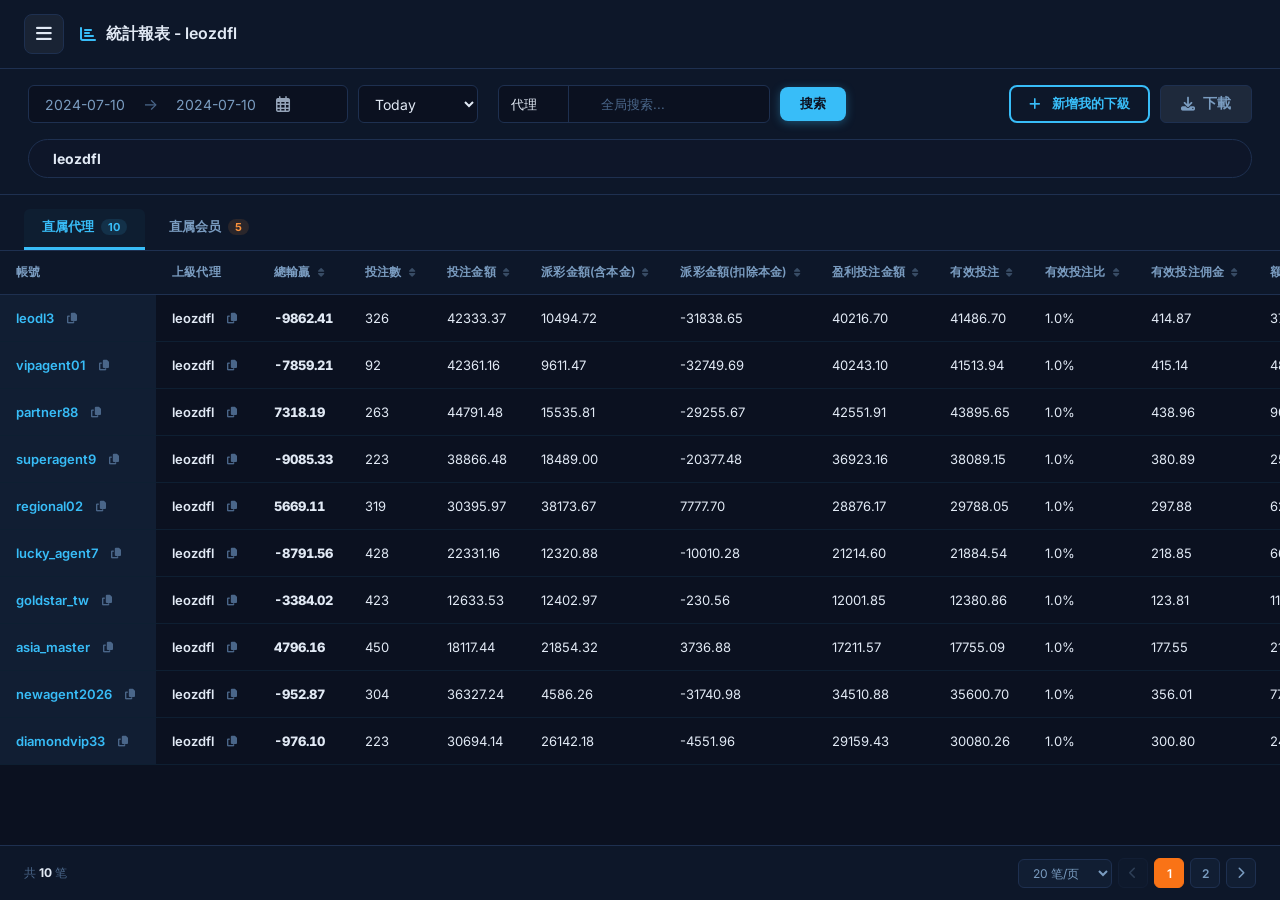
<file: statistical_reports.html>
<!DOCTYPE html>
<html lang="zh-CN">
<head>
    <meta charset="UTF-8">
    <meta name="viewport" content="width=device-width, initial-scale=1.0">
    <title>统计报表 - Casino 后台</title>
    <meta name="description" content="Casino 代理线统计报表后台 - 查看代理与会员的投注数据">
    <link rel="preconnect" href="https://fonts.googleapis.com">
    <link rel="preconnect" href="https://fonts.gstatic.com" crossorigin>
    <link href="https://fonts.googleapis.com/css2?family=Inter:wght@300;400;500;600;700&display=swap" rel="stylesheet">
    <link rel="stylesheet" href="https://cdnjs.cloudflare.com/ajax/libs/font-awesome/6.5.0/css/all.min.css">
    <style>
        :root {
            --primary:       #38bdf8;
            --primary-dim:   rgba(56,189,248,0.12);
            --primary-glow:  rgba(56,189,248,0.35);
            --accent-purple: #a78bfa;
            --accent-green:  #4ade80;
            --accent-red:    #f87171;
            --accent-orange: #fb923c;
            --bg-body:       #0b1120;
            --bg-sidebar:    #0d1526;
            --bg-card:       #111e33;
            --bg-header:     #0d1729;
            --border:        #1e3050;
            --border-light:  rgba(56,189,248,0.08);
            --text-main:     #e2eaf5;
            --text-sub:      #7a9cc0;
            --text-dim:      #4a6689;
            --font: 'Inter', -apple-system, BlinkMacSystemFont, "Segoe UI", sans-serif;
            --sidebar-w:     220px;
            --tree-w:        200px;
            --radius:        10px;
            --transition:    all 0.2s cubic-bezier(0.4,0,0.2,1);
        }
        *, *::before, *::after { box-sizing: border-box; margin: 0; padding: 0; }

        body {
            font-family: var(--font);
            background: var(--bg-body);
            color: var(--text-main);
            min-height: 100vh;
            display: flex;
            overflow: hidden;
            -webkit-font-smoothing: antialiased;
        }

        /* ────────── LEFT GLOBAL SIDEBAR ────────── */
        .global-sidebar {
            width: var(--sidebar-w);
            min-width: var(--sidebar-w);
            background: var(--bg-sidebar);
            border-right: 1px solid var(--border);
            display: flex;
            flex-direction: column;
            height: 100vh;
            position: fixed;
            left: 0; top: 0;
            z-index: 100;
        }

        .sidebar-logo {
            padding: 18px 20px 14px;
            border-bottom: 1px solid var(--border);
        }

        .logo-badge {
            display: inline-flex;
            align-items: center;
            gap: 8px;
            background: linear-gradient(135deg, #f59e0b, #fbbf24);
            color: #1a0a00;
            font-weight: 800;
            font-size: 17px;
            padding: 6px 14px;
            border-radius: 8px;
            letter-spacing: 0.5px;
        }
        .logo-badge i { font-size: 15px; }

        .sidebar-system {
            padding: 10px 20px 14px;
            border-bottom: 1px solid var(--border);
        }
        .system-title {
            font-size: 12px;
            color: var(--text-sub);
            font-weight: 600;
            letter-spacing: 0.3px;
        }
        .system-time {
            font-size: 10px;
            color: var(--text-dim);
            margin-top: 2px;
        }

        .sidebar-nav {
            flex: 1;
            overflow-y: auto;
            padding: 10px 0;
            display: flex;
            flex-direction: column;
            align-items: center; /* better for mini mode */
        }
        .sidebar-nav::-webkit-scrollbar { width: 4px; }
        .sidebar-nav::-webkit-scrollbar-thumb { background: var(--border); border-radius: 4px; }

        .nav-item {
            display: flex;
            align-items: center;
            gap: 12px;
            width: 100%;
            padding: 11px 20px;
            cursor: pointer;
            color: var(--text-sub);
            font-size: 14px;
            font-weight: 500;
            transition: var(--transition);
            border-left: 3px solid transparent;
            margin: 1px 0;
        }
        .nav-item i {
            width: 18px;
            text-align: center;
            font-size: 15px;
            opacity: 0.75;
            transition: var(--transition);
        }
        .nav-item span {
            white-space: nowrap;
            transition: opacity 0.2s;
        }
        .nav-item:hover {
            color: var(--text-main);
            background: rgba(56,189,248,0.05);
        }
        .nav-item:hover i { opacity: 1; }
        .nav-item.active {
            color: var(--primary);
            background: var(--primary-dim);
            border-left-color: var(--primary);
        }
        .nav-item.active i { color: var(--primary); opacity: 1; }
        .global-sidebar.expanded .nav-item span {
            display: flex;
        }
        .global-sidebar.expanded .nav-item {
            justify-content: flex-start;
            padding: 12px 20px;
        }
        .global-sidebar.expanded .nav-item.active {
            background: var(--primary-dim);
            color: var(--primary);
            width: 100%; height: auto;
            border-radius: 0;
            margin: 1px 0;
            box-shadow: none;
            border-left: 3px solid var(--primary);
        }
        .global-sidebar.expanded .nav-item.active i { color: var(--primary); }

        .sidebar-footer {
            border-top: 1px solid var(--border);
            padding: 24px 16px;
            display: flex;
            flex-direction: column;
            gap: 20px;
        }
        
        /* New User Profile Mini */
        .user-profile-mini {
            display: flex;
            align-items: center;
            gap: 12px;
        }
        .user-avatar-mini {
            width: 48px; height: 48px;
            background: #2563eb;
            border-radius: 50%;
            display: flex; align-items: center; justify-content: center;
            font-size: 18px; font-weight: 700; color: #fff;
            flex-shrink: 0;
        }
        .user-info-mini {
            display: flex;
            flex-direction: column;
            gap: 2px;
            flex: 1;
            overflow: hidden;
        }
        .user-name-mini {
            font-size: 15px; font-weight: 700; color: var(--text-main);
            white-space: nowrap; overflow: hidden; text-overflow: ellipsis;
        }
        .user-role-mini {
            font-size: 13px; color: var(--text-dim); font-weight: 500;
        }
        .user-settings-btn {
            background: none; border: none; color: var(--text-dim);
            font-size: 18px; cursor: pointer; transition: var(--transition);
        }
        .user-settings-btn:hover { color: var(--text-main); }

        /* New Balance Card */
        .balance-card {
            background: rgba(30, 41, 59, 0.7);
            border-radius: 12px;
            padding: 16px;
            display: flex;
            flex-direction: column;
            gap: 8px;
        }
        .balance-card-header {
            display: flex;
            align-items: center;
            justify-content: space-between;
        }
        .balance-card-title {
            font-size: 13px; color: var(--text-sub); font-weight: 600;
        }
        .balance-card-actions {
            display: flex; align-items: center; gap: 10px;
            color: var(--text-dim); font-size: 14px;
        }
        .balance-card-actions i { cursor: pointer; transition: var(--transition); }
        .balance-card-actions i:hover { color: var(--text-main); }
        .balance-amount {
            font-size: 22px; font-weight: 800; color: #fff;
            letter-spacing: -0.5px; margin-top: 4px;
        }

        /* New Logout Link */
        .logout-link {
            display: flex;
            align-items: center;
            gap: 12px;
            color: var(--text-sub);
            font-size: 14px;
            font-weight: 600;
            cursor: pointer;
            transition: var(--transition);
            margin-top: 4px;
        }
        .logout-link:hover { color: #fff; }
        .logout-link i { font-size: 16px; }

        /* ────────── MAIN WRAPPER ────────── */
        .main-wrapper {
            flex: 1;
            display: flex;
            flex-direction: column;
            height: 100vh;
            overflow: hidden;
            margin-left: 240px; /* Default Desktop */
            transition: margin-left 0.3s cubic-bezier(0.4, 0, 0.2, 1);
        }
        /* When Sidebar is Hidden, margin-left matches Tree Width (approx 260px) if not using full push */
        /* But for simplicity, we'll use a fixed margin strategy in JS */

        /* ────────── TOP BAR ────────── */
        .topbar {
            background: var(--bg-header);
            border-bottom: 1px solid var(--border);
            padding: 14px 24px;
            display: flex;
            align-items: center;
            gap: 16px;
            flex-shrink: 0;
            z-index: 50;
        }
        .topbar-hamburger {
            display: flex;
            align-items: center; justify-content: center;
            width: 40px; height: 40px;
            cursor: pointer;
            color: var(--text-main);
            font-size: 18px;
            transition: var(--transition);
            border-radius: 8px;
            background: rgba(255,255,255,0.05);
            border: 1px solid var(--border);
        }
        .topbar-hamburger:hover {
            background: var(--primary-dim);
            color: var(--primary);
            border-color: var(--primary);
        }
        
        .topbar-title {
            display: flex; align-items: center; gap: 10px;
            font-size: 16px; font-weight: 600; color: var(--text-main);
        }
        .topbar-title i { color: var(--primary); font-size: 16px; }

        /* ────────── CONTENT AREA ────────── */
        .content-area {
            flex: 1;
            display: flex;
            overflow: hidden;
        }

        /* ────────── AGENT TREE PANEL ────────── */
        .tree-panel {
            width: var(--tree-w);
            min-width: 150px;
            max-width: 600px;
            background: var(--bg-sidebar);
            border-right: 1px solid var(--border);
            display: flex;
            flex-direction: column;
            overflow: hidden;
            position: relative;
        }

        .tree-resizer {
            width: 2px;
            cursor: col-resize;
            background: var(--border);
            position: relative;
            z-index: 20;
            flex-shrink: 0;
            transition: background 0.2s;
        }
        .tree-resizer::after {
            content: '';
            position: absolute;
            left: -4px;
            right: -4px;
            top: 0;
            bottom: 0;
        }
        .tree-resizer:hover, .tree-resizer.resizing {
            background: var(--primary);
            box-shadow: 0 0 8px var(--primary-glow);
        }
        .tree-panel-header {
            padding: 14px 16px;
            border-bottom: 1px solid var(--border);
            font-size: 13px;
            font-weight: 600;
            color: var(--text-sub);
            display: flex;
            align-items: center;
            gap: 8px;
            white-space: nowrap;
        }
        .tree-panel-header i { color: var(--primary); font-size: 13px; }

        .tree-actions {
            margin-left: auto;
            display: flex;
            gap: 10px;
        }
        .tree-actions button {
            background: rgba(56,189,248,0.08); /* subtle background */
            border: 1px solid var(--border);
            color: var(--primary);
            cursor: pointer;
            font-size: 11px;
            font-weight: 600;
            transition: var(--transition);
            padding: 4px 8px;
            display: flex;
            align-items: center;
            justify-content: center;
            border-radius: 4px;
            white-space: nowrap;
        }
        .tree-actions button:hover {
            background: var(--primary-dim);
            color: #fff;
            border-color: var(--primary);
        }

        .tree-scroll {
            flex: 1;
            overflow-y: auto;
            padding: 10px 8px;
        }
        .tree-scroll::-webkit-scrollbar { width: 4px; }
        .tree-scroll::-webkit-scrollbar-thumb { background: var(--border); border-radius: 4px; }

        /* Tree nodes */

        .t-header {
            display: flex;
            align-items: center;
            gap: 6px;
            padding: 8px 10px;
            border-radius: 7px;
            cursor: pointer;
            color: var(--text-sub);
            font-size: 13px;
            font-weight: 500;
            transition: var(--transition);
            white-space: nowrap;
        }
        .t-header:hover { background: rgba(56,189,248,0.06); color: var(--text-main); }
        .t-header.active-node {
            background: var(--primary);
            color: #0b1120;
            font-weight: 700;
        }
        .t-header.active-node i { color: #0b1120 !important; }

        .t-toggle {
            width: 14px; height: 14px;
            display: flex; align-items: center; justify-content: center;
            font-size: 9px; color: var(--text-dim);
            transition: var(--transition); flex-shrink: 0;
        }
        .t-toggle.open { transform: rotate(90deg); }

        .t-icon { font-size: 13px; flex-shrink: 0; }

        .t-label { flex: 1; white-space: nowrap; overflow: hidden; text-overflow: ellipsis; }

        .t-children {
            margin-left: 18px;
            padding-left: 8px;
            border-left: 1px solid var(--border);
            overflow: hidden;
            transition: all 0.2s;
        }
        .t-children.collapsed { display: none; }

        /* ────────── RIGHT MAIN PANEL ────────── */
        .right-panel {
            flex: 1;
            display: flex;
            flex-direction: column;
            overflow: hidden;
            background: var(--bg-body);
        }

        /* Search / Filter bar */
        .filter-bar {
            padding: 16px 24px;
            background: var(--bg-header);
            border-bottom: 1px solid var(--border);
            display: flex;
            align-items: center;
            gap: 12px;
            flex-wrap: wrap;
        }

        .filter-select {
            background: var(--bg-card);
            border: 1px solid var(--border);
            color: var(--text-main);
            padding: 8px 14px;
            border-radius: 8px;
            font-size: 13px;
            font-family: var(--font);
            cursor: pointer;
            transition: var(--transition);
            appearance: none;
            -webkit-appearance: none;
            background-image: url("data:image/svg+xml,%3Csvg xmlns='http://www.w3.org/2000/svg' fill='none' viewBox='0 0 24 24' stroke='%237a9cc0'%3E%3Cpath stroke-linecap='round' stroke-linejoin='round' stroke-width='2' d='M19 9l-7 7-7-7'/%3E%3C/svg%3E");
            background-repeat: no-repeat;
            background-position: right 10px center;
            background-size: 14px;
            padding-right: 32px;
            min-width: 110px;
        }
        .filter-select:focus { outline: none; border-color: var(--primary); box-shadow: 0 0 0 3px var(--primary-dim); }

        .search-wrap {
            flex: 1;
            position: relative;
            min-width: 180px;
        }
        .search-wrap i {
            position: absolute; left: 12px; top: 50%;
            transform: translateY(-50%);
            color: var(--text-dim); font-size: 13px;
            pointer-events: none;
        }
        .search-input {
            width: 100%;
            background: var(--bg-card);
            border: 1px solid var(--border);
            color: var(--text-main);
            padding: 8px 12px 8px 36px;
            border-radius: 8px;
            font-size: 13px;
            font-family: var(--font);
            transition: var(--transition);
        }
        .search-input::placeholder { color: var(--text-dim); }
        .search-input:focus { outline: none; border-color: var(--primary); box-shadow: 0 0 0 3px var(--primary-dim); }

        .spacer { flex: 1; }

        .btn-search {
            display: flex; align-items: center; gap: 8px;
            background: var(--primary); color: #0b1120;
            border: none; padding: 8px 20px;
            border-radius: 8px; font-size: 13px; font-weight: 700;
            cursor: pointer; transition: var(--transition);
            font-family: var(--font);
            box-shadow: 0 2px 10px var(--primary-glow);
        }
        .btn-search:hover { background: #7dd3fc; transform: translateY(-1px); box-shadow: 0 4px 14px var(--primary-glow); }

        .btn-add {
            display: flex; align-items: center; gap: 8px;
            background: linear-gradient(135deg, #a855f7, #7c3aed);
            color: white; border: none; padding: 8px 18px;
            border-radius: 8px; font-size: 13px; font-weight: 700;
            cursor: pointer; transition: var(--transition);
            font-family: var(--font);
            box-shadow: 0 2px 10px rgba(168,85,247,0.3);
        }
        .btn-add:hover { background: linear-gradient(135deg, #c084fc, #a855f7); transform: translateY(-1px); }

        /* Tabs */
        .data-tabs {
            display: flex;
            align-items: center;
            gap: 6px;
            padding: 14px 24px 0;
            background: var(--bg-header);
            border-bottom: 1px solid var(--border);
        }
        .data-tab {
            padding: 9px 18px 11px;
            font-size: 13px; font-weight: 600;
            color: var(--text-sub);
            cursor: pointer;
            border-bottom: 3px solid transparent;
            transition: var(--transition);
            border-radius: 6px 6px 0 0;
            white-space: nowrap;
        }
        .data-tab:hover { color: var(--text-main); }
        .data-tab.active {
            color: var(--primary);
            border-bottom-color: var(--primary);
            background: rgba(56,189,248,0.04);
        }
        .tab-count {
            font-size: 11px; font-weight: 700;
            background: rgba(56,189,248,0.12);
            color: var(--primary);
            padding: 1px 7px; border-radius: 10px;
            margin-left: 4px;
        }
        .tab-count.orange {
            background: rgba(251,146,60,0.12);
            color: var(--accent-orange);
        }

        /* Table area */
        .table-area {
            flex: 1;
            overflow: auto;
        }
        .table-area::-webkit-scrollbar { width: 6px; height: 6px; }
        .table-area::-webkit-scrollbar-thumb { background: var(--border); border-radius: 4px; }

        table.data-table {
            width: 100%;
            border-collapse: collapse;
        }
        table.data-table thead {
            position: sticky; top: 0; z-index: 10;
        }
        table.data-table thead tr {
            background: var(--bg-header);
        }
        table.data-table th {
            padding: 13px 16px;
            font-size: 12px; font-weight: 600;
            color: var(--text-sub);
            white-space: nowrap;
            text-align: left;
            border-bottom: 1px solid var(--border);
            letter-spacing: 0.2px;
        }
        table.data-table th .sort-icon {
            margin-left: 4px; opacity: 0.4; font-size: 10px; cursor: pointer;
            transition: var(--transition);
        }
        table.data-table th:hover .sort-icon { opacity: 1; color: var(--primary); }
        table.data-table th.right, table.data-table td.right { text-align: right; }
        table.data-table th.center, table.data-table td.center { text-align: center; }

        table.data-table tbody tr {
            border-bottom: 1px solid var(--border-light);
            transition: var(--transition);
        }
        table.data-table tbody tr:hover { background: rgba(56,189,248,0.03); }

        table.data-table td {
            padding: 14px 16px;
            font-size: 13px; color: var(--text-main);
            vertical-align: middle;
            white-space: nowrap;
        }

        .cell-account {
            display: flex; align-items: center; gap: 8px;
        }
        .cell-account .acc-name { 
            font-weight: 600; font-size: 13px; 
            color: var(--text-main);
            cursor: default;
            transition: var(--transition);
        }
        .cell-account.clickable .acc-name { 
            color: var(--primary);
            cursor: pointer;
        }
        .cell-account.clickable .acc-name:hover {
            color: #7dd3fc;
            text-decoration: underline;
        }
        .cell-account .copy-btn {
            background: none; border: none; color: var(--text-dim);
            cursor: pointer; font-size: 11px; padding: 3px 5px;
            border-radius: 4px; transition: var(--transition);
        }
        .cell-account .copy-btn:hover { color: var(--primary); background: var(--primary-dim); }

        .cell-balance {
            font-weight: 800;
            font-size: 16px;
            color: #4ade80;
            font-variant-numeric: tabular-nums;
        }
        .cell-balance-danger {
            font-weight: 800;
            font-size: 16px;
            color: #f87171;
            font-variant-numeric: tabular-nums;
        }

        .cell-ratio { color: var(--text-sub); font-size: 13px; }

        .cell-window {
            font-size: 12px; color: var(--text-sub);
            background: rgba(255,255,255,0.03);
            padding: 2px 8px; border-radius: 4px;
            border: 1px solid var(--border);
        }

        .cell-datetime {
            font-size: 11.5px; color: var(--text-sub); line-height: 1.6;
        }
        .cell-datetime .dt-date { font-weight: 500; }
        .cell-datetime.highlight { color: var(--primary); }
        .cell-datetime.highlight .dt-date { color: var(--primary); }

        /* Status pills */
        .status-pill {
            display: inline-flex; align-items: center; gap: 5px;
            padding: 3px 10px; border-radius: 20px;
            font-size: 11.5px; font-weight: 700; white-space: nowrap;
        }
        .status-pill::before {
            content: ''; width: 5px; height: 5px;
            border-radius: 50%; flex-shrink: 0;
        }
        .status-normal {
            background: rgba(74,222,128,0.1); color: var(--accent-green);
            border: 1px solid rgba(74,222,128,0.2);
        }
        .status-normal::before { background: var(--accent-green); box-shadow: 0 0 4px var(--accent-green); }
        .status-suspended {
            background: rgba(248,113,113,0.1); color: var(--accent-red);
            border: 1px solid rgba(248,113,113,0.2);
        }
        .status-suspended::before { background: var(--accent-red); }

        /* Sticky Columns */
        .sticky-column {
            position: sticky !important;
            z-index: 20 !important;
        }
        table.data-table thead th.sticky-column {
            z-index: 30 !important;
            background: var(--bg-header);
        }
        table.data-table tbody td.sticky-column {
            background: #111e33; /* match var(--bg-card) */
        }
        table.data-table tbody tr:hover td.sticky-column {
            background: #162541; /* match hover row color */
        }
        
        .sticky-col-1 { 
            left: 0; 
            min-width: 140px;
            box-shadow: 2px 0 5px rgba(0,0,0,0.2);
        }
        .sticky-col-2 { 
            left: 140px; 
            min-width: 100px;
            box-shadow: 2px 0 5px rgba(0,0,0,0.2);
        }

        /* Mobile Tree Bar */
        .mobile-tree-bar {
            display: none; /* Controlled by Media Query AND JS */
            background: var(--bg-header);
            width: 100%;
            padding: 14px 20px;
            border-bottom: 1px solid var(--border);
            cursor: pointer;
            transition: var(--transition);
            z-index: 45;
        }
        .mobile-tree-bar.visible {
            display: block !important;
        }
        .mobile-tree-bar:hover {
            background: rgba(255,255,255,0.02);
        }
        .mt-content {
            display: flex;
            align-items: center;
            gap: 16px;
            color: #fff;
        }
        .mt-chevron {
            font-size: 14px;
            transition: transform 0.3s ease;
            color: var(--text-dim);
            order: 4; /* put at the end after info */
        }
        .mt-chevron.open {
            transform: rotate(180deg);
            color: var(--primary);
        }
        .mt-icon-box {
            width: 44px; height: 44px;
            background: rgba(255,255,255,0.08); /* Inactive: dark/greyish */
            border-radius: 12px;
            display: flex; align-items: center; justify-content: center;
            font-size: 20px;
            transition: all 0.3s cubic-bezier(0.4, 0, 0.2, 1);
            flex-shrink: 0;
            border: 1px solid rgba(255,255,255,0.05);
        }
        .mt-icon-box i { color: var(--text-sub); transition: color 0.3s; }
        
        .mt-icon-box.active {
            background: #0ea5e9; /* Active: Cyan/Blue */
            box-shadow: 0 0 20px rgba(14, 165, 233, 0.4);
            border-color: rgba(255,255,255,0.2);
        }
        .mt-icon-box.active i { color: #000; }
        
        .mt-info {
            display: flex;
            align-items: center;
            gap: 12px;
            flex: 1;
        }
        .mt-info-stack {
            display: flex;
            flex-direction: column;
            gap: 2px;
        }
        .mt-label {
            font-size: 11px;
            font-weight: 700;
            color: var(--text-dim);
            letter-spacing: 0.5px;
            text-transform: uppercase;
        }
        .mt-value {
            font-size: 16px;
            font-weight: 800;
            letter-spacing: -0.2px;
            color: #fff;
        }

        /* Action cell */
        .action-cell {
            display: flex; align-items: center; justify-content: flex-end; gap: 8px;
        }
        .icon-btn {
            background: rgba(255,255,255,0.04); border: 1px solid var(--border);
            color: var(--text-sub); width: 32px; height: 32px;
            border-radius: 7px; display: flex; align-items: center; justify-content: center;
            cursor: pointer; font-size: 13px; transition: var(--transition);
        }
        .icon-btn:hover { background: var(--primary-dim); color: var(--primary); border-color: rgba(56,189,248,0.3); }

        /* Pagination */
        .pagination-row {
            padding: 12px 24px;
            background: var(--bg-header);
            border-top: 1px solid var(--border);
            display: flex;
            align-items: center;
            justify-content: space-between;
            flex-shrink: 0;
        }
        .pagination-info { font-size: 12px; color: var(--text-dim); }
        .pagination-info b { color: var(--text-main); }
        .pagination-nav { display: flex; align-items: center; gap: 6px; }
        .pg-size-select {
            background: var(--bg-card); border: 1px solid var(--border);
            color: var(--text-sub); padding: 5px 10px; border-radius: 6px;
            font-size: 12px; font-family: var(--font); cursor: pointer;
        }
        .pg-btn {
            background: var(--bg-card); border: 1px solid var(--border);
            color: var(--text-sub); width: 30px; height: 30px;
            border-radius: 6px; display: flex; align-items: center; justify-content: center;
            cursor: pointer; font-size: 12px; transition: var(--transition);
        }
        .pg-btn:hover:not(:disabled) { border-color: var(--primary); color: var(--primary); }
        .pg-btn:disabled { opacity: 0.3; cursor: not-allowed; }
        .pg-num {
            background: var(--bg-card); border: 1px solid var(--border);
            color: var(--text-sub); min-width: 30px; height: 30px;
            border-radius: 6px; display: flex; align-items: center; justify-content: center;
            cursor: pointer; font-size: 12px; font-weight: 600; transition: var(--transition);
            padding: 0 6px;
        }
        .pg-num:hover { border-color: var(--primary); color: var(--primary); }
        .pg-num.active { background: #f97316; border-color: #f97316; color: white; }

        /* ────────── Context Menu / Dropdown ────────── */
        .ctx-menu {
            position: fixed; z-index: 9999;
            background: var(--bg-card);
            border: 1px solid var(--border);
            border-radius: 10px;
            box-shadow: 0 10px 30px rgba(0,0,0,0.5);
            padding: 6px 0; min-width: 180px;
            animation: fadeIn 0.12s ease;
            display: none;
        }
        .ctx-menu.open { display: block; }
        @keyframes fadeIn { from { opacity: 0; transform: translateY(-4px); } to { opacity: 1; transform: translateY(0); } }
        .ctx-item {
            padding: 10px 18px; font-size: 13px; color: var(--text-main);
            cursor: pointer; transition: var(--transition); font-weight: 500;
        }
        .ctx-item:hover { background: var(--primary-dim); color: var(--primary); }
        .ctx-item.danger { color: var(--accent-red); }
        .ctx-item.danger:hover { background: rgba(248,113,113,0.08); color: var(--accent-red); }
        .ctx-sep { height: 1px; background: var(--border); margin: 4px 0; }

        /* ────────── MODAL ────────── */
        .modal-overlay {
            position: fixed; top: 0; left: 0; right: 0; bottom: 0;
            background: rgba(0,0,0,0.7);
            z-index: 10000;
            display: none; align-items: center; justify-content: center;
            animation: fadeIn 0.2s ease;
        }
        .modal-overlay.open { display: flex; }
        .modal-card {
            background: #111e33;
            width: 500px; max-width: 95vw;
            max-height: 90vh;
            border-radius: 12px;
            border: 1px solid var(--border);
            box-shadow: 0 20px 50px rgba(0,0,0,0.6);
            display: flex; flex-direction: column;
            overflow: hidden;
            animation: scaleIn 0.25s cubic-bezier(0.4, 0, 0.2, 1);
        }
        @keyframes scaleIn { from { opacity: 0; transform: scale(0.95); } to { opacity: 1; transform: scale(1); } }
        
        /* ────────── TOAST ────────── */
        .toast-container {
            position: fixed;
            bottom: 24px;
            right: 24px;
            z-index: 10001;
            display: flex;
            flex-direction: column;
            gap: 10px;
        }
        .toast {
            background: #1e293b;
            color: var(--text-main);
            border-left: 4px solid var(--accent-green);
            padding: 14px 20px;
            border-radius: 6px;
            box-shadow: 0 10px 30px rgba(0,0,0,0.5);
            display: flex;
            align-items: center;
            gap: 12px;
            font-size: 14px;
            font-weight: 500;
            transform: translateX(120%);
            transition: transform 0.3s cubic-bezier(0.4, 0, 0.2, 1);
            animation: toastSlideIn 0.3s cubic-bezier(0.4, 0, 0.2, 1) forwards;
        }
        .toast.success { border-left-color: var(--accent-green); }
        .toast.success i { color: var(--accent-green); font-size: 16px; }
        .toast.hiding { animation: toastSlideOut 0.3s cubic-bezier(0.4, 0, 0.2, 1) forwards; }
        
        @keyframes toastSlideIn { from { transform: translateX(120%); } to { transform: translateX(0); } }
        @keyframes toastSlideOut { from { transform: translateX(0); opacity: 1; } to { transform: translateX(120%); opacity: 0; } }

        .modal-header {
            padding: 16px 20px;
            border-bottom: 1px solid var(--border);
            display: flex; align-items: center; justify-content: space-between;
            font-weight: 700; font-size: 16px;
        }
        .modal-close {
            background: none; border: none; color: var(--text-dim);
            cursor: pointer; font-size: 18px; transition: var(--transition);
        }
        .modal-close:hover { color: var(--text-main); }

        .modal-body {
            padding: 20px;
            overflow-y: auto;
            flex: 1;
        }
        .modal-grid {
            display: grid;
            grid-template-columns: 1fr 1fr;
            gap: 16px;
        }
        .form-group { display: flex; flex-direction: column; gap: 8px; margin-bottom: 14px; }
        .form-group.full { grid-column: span 2; }
        .form-group label {
            font-size: 13px; font-weight: 600; color: var(--text-sub);
        }
        .form-group input, .form-group select, .form-group textarea {
            background: #1e293b;
            border: 1px solid var(--border);
            border-radius: 8px;
            padding: 10px 12px;
            color: var(--text-main);
            font-family: var(--font);
            font-size: 14px;
            transition: var(--transition);
        }
        .form-group input:focus, .form-group select:focus, .form-group textarea:focus {
            outline: none; border-color: var(--primary); background: #263449;
        }
        .form-group .label-hint { font-size: 11px; margin-top: -4px; font-weight: 600; }
        .form-group .label-hint.danger { color: var(--accent-red); }
        .label-info { font-size: 11px; color: var(--text-dim); margin-top: -2px; }

        .warn-box {
            font-size: 12px; color: #fbbf24;
            line-height: 1.5; font-weight: 600;
        }

        .modal-footer {
            padding: 16px 20px;
            border-top: 1px solid var(--border);
            display: flex; align-items: center; justify-content: flex-end;
            gap: 12px;
        }
        .btn-cancel {
            background: #1e293b; color: var(--text-main);
            border: 1px solid var(--border);
            padding: 10px 24px; border-radius: 8px;
            cursor: pointer; font-weight: 600; font-size: 14px;
            transition: var(--transition);
        }
        .btn-cancel:hover { background: #334155; }
        .btn-save {
            background: linear-gradient(to right, #2563eb, #3b82f6);
            color: white; border: none;
            padding: 10px 24px; border-radius: 8px;
            cursor: pointer; font-weight: 600; font-size: 14px;
            transition: var(--transition);
            box-shadow: 0 4px 12px rgba(37, 99, 235, 0.4);
        }
        .btn-save:hover { filter: brightness(1.1); transform: translateY(-1px); }

        /* Pwd Modal Spec */
        .pwd-icon-circle {
            width: 44px; height: 44px; border-radius: 50%;
            background: rgba(37, 99, 235, 0.15); display: flex; align-items: center; justify-content: center;
            color: #3b82f6; font-size: 20px;
        }
        .account-box {
            background: rgba(255,255,255,0.03); border: 1px solid var(--border);
            border-radius: 8px; padding: 12px 16px; margin-top: 6px;
        }
        .account-box .label { font-size: 11px; color: var(--text-dim); margin-bottom: 4px; display: block; }
        .account-box .value { font-size: 16px; font-weight: 700; color: var(--text-main); }
        .input-with-icon { position: relative; }
        .input-with-icon input { width: 100%; padding-right: 40px !important; }
        .input-with-icon i.eye {
            position: absolute; right: 14px; top: 50%; transform: translateY(-50%);
            color: var(--text-dim); cursor: pointer; transition: var(--transition);
        }
        .input-with-icon i.eye:hover { color: var(--text-sub); }

        /* Transfer Modal Spec */
        .transfer-account-box {
            background: rgba(255,255,255,0.03); border: 1px solid var(--border);
            border-radius: 8px; padding: 14px 18px; margin-bottom: 20px;
            display: flex; align-items: center; justify-content: space-between;
        }
        .transfer-account-box .label { font-size: 13px; color: var(--text-sub); }
        .transfer-account-box .value { font-size: 15px; font-weight: 700; color: var(--text-main); }
        
        .preset-group {
            display: grid; grid-template-columns: repeat(4, 1fr); gap: 10px; margin-top: 12px;
        }
        .btn-preset {
            background: rgba(255,255,255,0.03); border: 1px solid var(--border);
            color: var(--text-sub); padding: 8px; border-radius: 6px;
            font-size: 13px; font-weight: 700; cursor: pointer; transition: var(--transition);
        }
        .btn-preset:hover { background: var(--primary-dim); border-color: var(--primary); color: var(--text-main); }
        
        .balance-label {
            margin-top: 14px; font-size: 13px; color: #fbbf24; font-weight: 600;
        }

        /* ────────── Stepper ────────── */
        .stepper {
            display: flex;
            align-items: center;
            justify-content: space-between;
            margin-bottom: 24px;
            position: relative;
        }

        .mobile-header { display: none !important; }

        /* ────────── RESPONSIVE DESIGN ────────── */
        
        /* 1. Tablet/Mobile Tier: Hide Sidebar at 1300px */
        /* 1. Tablet/Medium Tier: Hide Sidebar at 1500px to give room to Tree */
        @media (max-width: 1500px) {
            .global-sidebar {
                transform: translateX(-100%);
                z-index: 1001;
            }
            .global-sidebar.mobile-open {
                transform: translateX(0);
                box-shadow: 10px 0 30px rgba(0,0,0,0.5);
            }
            .main-wrapper { 
                margin-left: 0 !important; 
            }
            /* When Sidebar is Hidden, Tree remains visible. 
               When Sidebar is shown via JS, we'll collapse Tree. */
        }

        /* 2. Smaller Tier: Tree Collapse at 1100px */
        @media (max-width: 1100px) {
            .content-area {
                flex-direction: column;
            }
            .tree-panel {
                width: 100% !important;
                min-width: 0 !important; /* Fix: Prevent ghost gap in mobile */
                max-width: none;
                height: 0;
                overflow: hidden;
                border: none !important;
                transition: height 0.4s cubic-bezier(0.4, 0, 0.2, 1), opacity 0.3s;
                opacity: 0;
                pointer-events: none;
                display: flex !important;
            }
            .tree-panel.mobile-expanded {
                height: 420px;
                width: 100% !important;
                min-width: 100% !important;
                opacity: 1;
                pointer-events: auto;
            }
            .tree-resizer {
                display: none;
            }
            .mobile-tree-bar {
                display: none !important;
            }
            .mobile-tree-bar.visible {
                display: none !important;
            }
            /* Shared rules for manual swap on Mac/Tablet resolutions */
            .tree-panel.in-mobile-mode {
                width: 0 !important;
                min-width: 0 !important;
                max-width: none;
                height: 0;
                overflow: hidden;
                border: none !important;
                transition: height 0.4s cubic-bezier(0.4, 0, 0.2, 1), opacity 0.3s;
                opacity: 0;
                pointer-events: none;
                display: flex !important;
            }
            .tree-panel.in-mobile-mode.mobile-expanded {
                height: 420px;
                width: 100% !important;
                min-width: 100% !important;
                opacity: 1;
                pointer-events: auto;
            }
            .filter-bar {
                flex-direction: column;
                align-items: stretch;
                gap: 8px;
            }
            .search-wrap {
                min-width: auto;
            }
            table.data-table {
                min-width: 800px;
            }
        }

        @media (max-width: 480px) {
            .filter-select {
                min-width: auto;
                font-size: 12px;
                padding: 6px 10px;
            }
            .search-input {
                padding: 6px 10px 6px 32px;
                font-size: 12px;
            }
            .btn-search, .btn-add {
                padding: 6px 12px;
                font-size: 12px;
            }
            .data-tab {
                padding: 8px 12px;
                font-size: 12px;
            }
            .pagination-nav {
                flex-wrap: wrap;
                gap: 4px;
            }
            .pg-size-select {
                font-size: 11px;
                padding: 4px 8px;
            }
            .pg-btn, .pg-num {
                width: 28px;
                height: 28px;
                font-size: 11px;
            }
        }
        
        .step {
            display: flex; align-items: center; gap: 10px; position: relative; z-index: 2;
            color: var(--text-dim); transition: var(--transition);
        }
        .step.active { color: var(--text-main); }
        .step.active .step-circle { background: var(--primary); color: white; border-color: var(--primary); }
        .step.completed .step-circle { background: var(--primary); color: white; border-color: var(--primary); }
        
        .step-circle {
            width: 28px; height: 28px; border-radius: 50%; border: 2px solid #475569;
            display: flex; align-items: center; justify-content: center;
            font-size: 13px; font-weight: 700; background: var(--bg-card);
        }
        .step-label { font-size: 14px; font-weight: 600; white-space: nowrap; }
        .step-line {
            flex: 1; height: 1px; background: #334155; margin: 0 15px;
            position: relative; top: 0;
        }
        .step-line.active { background: var(--primary); }

        /* ────────── Form Hints ────────── */
        .required-hint-box {
            background: #27272a; border-radius: 6px; padding: 10px 16px;
            margin-bottom: 20px; font-size: 13px; color: #f97316; font-weight: 600;
        }
        .form-main-hint {
            font-size: 13px; color: #f97316; font-weight: 600; margin-top: 4px;
        }
        .step-content { display: none; }
        .step-content.active { display: block; }

        .form-group-add { margin-bottom: 22px; }
        .form-group-add label {
            display: block; font-size: 14px; font-weight: 600; color: var(--text-sub);
            margin-bottom: 10px;
        }
        .form-group-add input {
            width: 100%; background: #1e293b; border: 1px solid var(--border);
            border-radius: 8px; padding: 12px 14px; color: var(--text-main);
            font-size: 15px; transition: var(--transition);
        }
        .form-group-add input:focus { border-color: var(--primary); outline: none; background: #263449; }
        .form-group-add input::placeholder { color: #64748b; }
        .form-group-add input[readonly] { background: rgba(255,255,255,0.02); color: #64748b; cursor: not-allowed; border-style: dashed; }

        .optional-hint-box {
            background: rgba(37, 99, 235, 0.1); border: 1px solid rgba(37, 99, 235, 0.2);
            border-radius: 6px; padding: 12px 16px; margin-bottom: 25px;
            font-size: 14px; color: #60a5fa; font-weight: 600;
        }
        .confirm-hint-box {
            background: rgba(16, 185, 129, 0.1); border: 1px solid rgba(16, 185, 129, 0.2);
            border-radius: 6px; padding: 12px 16px; margin-bottom: 20px;
            font-size: 14px; color: #34d399; font-weight: 600;
        }

        .summary-box {
            background: rgba(255,255,255,0.03); border: 1px solid var(--border);
            border-radius: 12px; padding: 24px 30px;
        }
        .summary-title { font-size: 18px; font-weight: 700; color: var(--text-main); margin-bottom: 20px; }
        .summary-item { margin-bottom: 18px; }
        .summary-label { font-size: 13px; color: var(--text-dim); margin-bottom: 6px; }
        .summary-value { font-size: 18px; font-weight: 700; color: #f59e0b; }
        .summary-sep { border-top: 1px dashed var(--border); margin: 20px 0; }
        .summary-grid { display: grid; grid-template-columns: 1fr 1fr; gap: 24px; }

        .form-grid-2 { display: grid; grid-template-columns: 1fr 1fr; gap: 20px; }
        /* New Search Region CSS */
        .report-filter-panel {
            padding: 16px 28px;
            background: var(--bg-header);
            border-bottom: 1px solid var(--border);
            display: flex;
            flex-direction: column;
            gap: 12px;
            flex-shrink: 0;
            user-select: none;
        }
        .filter-row {
            display: flex;
            gap: 10px;
            align-items: center;
        }
        .date-badge {
            background: transparent;
            border: 1px solid var(--border);
            color: var(--text-dim);
            padding: 6px 14px;
            border-radius: 6px;
            cursor: pointer;
            font-size: 13px;
            transition: var(--transition);
            text-align: center;
        }
        .date-badge:hover {
            color: var(--text-main);
            border-color: var(--text-sub);
        }
        .date-badge.active {
            background: rgba(234, 179, 8, 0.1); /* light yellow tint */
            border-color: #eab308; /* yellow */
            color: #eab308;
            font-weight: 600;
        }
        .date-range-box {
            display: flex;
            align-items: center;
            background: var(--bg-body);
            border: 1px solid var(--border);
            border-radius: 6px;
            padding: 0 16px;
            height: 38px;
            color: var(--text-main);
            width: 410px;
        }
        .date-range-box .date-text {
            font-family: var(--font);
            font-size: 14px;
            color: var(--text-sub);
        }
        .date-range-box .separator {
            color: var(--text-dim);
            margin: 0 18px;
        }
        .search-group-inline {
            display: flex;
            align-items: stretch;
            height: 38px;
            border-radius: 6px;
            overflow: hidden;
            border: 1px solid var(--border);
            background: var(--bg-body);
        }
        .search-group-inline .filter-select {
            border: none;
            border-radius: 0;
            border-right: 1px solid var(--border);
            background: transparent;
            height: 100%;
            padding: 0 12px;
            color: var(--text-main);
            outline: none;
        }
        .search-group-inline .search-input {
            border: none;
            border-radius: 0;
            background: transparent;
            height: 100%;
            padding: 0 14px;
            width: 200px;
            color: var(--text-main);
            outline: none;
        }
        .search-group-inline .search-input:focus {
            background: rgba(255,255,255,0.02);
        }
        .btn-query {
            background: #3b82f6; /* bright blue */
            color: white;
            border: none;
            border-radius: 6px;
            padding: 0 32px;
            height: 38px;
            font-weight: 600;
            cursor: pointer;
            font-size: 14px;
            transition: var(--transition);
        }
        .btn-query:hover {
            filter: brightness(1.1);
            transform: translateY(-1px);
        }
        .btn-export {
            background: #1e293b;
            border: 1px solid var(--border);
            color: var(--text-sub);
            padding: 0 20px;
            height: 38px;
            border-radius: 6px;
            font-weight: 600;
            cursor: pointer;
            font-size: 14px;
            transition: var(--transition);
            display: flex;
            align-items: center;
            gap: 8px;
            margin-left: auto;
        }
        .btn-export:hover {
            background: #2d3a4f;
            color: var(--text-main);
            border-color: var(--text-sub);
        }
        .quick-date-select {
            background: var(--bg-body);
            border: 1px solid var(--border);
            border-radius: 6px;
            padding: 0 12px;
            height: 38px;
            color: var(--text-main);
            font-family: var(--font);
            font-size: 14px;
            outline: none;
            transition: var(--transition);
            min-width: 120px;
        }
        .quick-date-select:focus {
            border-color: var(--primary);
        }

        /* Capsule Crumb Navigation Styles */
        .crumb-container {
            padding: 8px 12px;
            background: rgba(15, 23, 42, 0.6);
            border: 1px solid var(--border);
            border-radius: 100px;
            display: inline-flex;
            align-items: center;
            margin-top: 4px;
        }
        .crumb-item {
            display: flex;
            align-items: center;
            gap: 6px;
            color: #3b82f6; /* Blue for links */
            font-size: 14px;
            cursor: pointer;
            transition: var(--transition);
            padding: 2px 12px;
        }
        .crumb-item:hover span {
            text-decoration: underline;
        }
        .crumb-item.active {
            color: var(--text-main);
            font-weight: 700;
            cursor: default;
        }
        .crumb-item.active:hover span {
            text-decoration: none;
        }
        .crumb-separator {
            width: 1px;
            height: 14px;
            background: rgba(255, 255, 255, 0.15);
            transform: rotate(25deg);
            margin: 0 4px;
        }
        .crumb-icon {
            display: none; /* Hide icons in this style */
        }
    </style>
</head>
<body>

<!-- (Mobile Header removed as requested, using Unified Topbar) -->

<!-- ═══════════ GLOBAL LEFT SIDEBAR ═══════════ -->
<aside class="global-sidebar">
    <div class="sidebar-logo">
        <div class="logo-badge">
            <i class="fas fa-dice"></i> Casino
        </div>
    </div>
    <div class="sidebar-system">
        <div class="system-title">管理系统</div>
        <div class="system-time" id="sys-time">2026-03-25 16:25:10</div>
    </div>
    <div class="sidebar-nav">
        <div class="nav-item" onclick="window.location.href='index.html'"><i class="fas fa-home"></i><span>首页</span></div>
        <div class="nav-item" onclick="window.location.href='agent_org.html'"><i class="fas fa-sitemap"></i><span>组织管理</span></div>
        <div class="nav-item active" onclick="window.location.href='statistical_reports.html'"><i class="fas fa-chart-bar"></i><span>统计报表</span></div>
        <div class="nav-item"><i class="fas fa-user"></i><span>会员管理</span></div>
        <div class="nav-item"><i class="fas fa-wallet"></i><span>资金流向</span></div>
        <div class="nav-item"><i class="fas fa-chart-line"></i><span>业绩报表</span></div>
        <div class="nav-item"><i class="fas fa-cog"></i><span>系统设定</span></div>
    </div>
    <div class="sidebar-footer">
        <!-- User Profile Mini -->
        <div class="user-profile-mini">
            <div class="user-avatar-mini">L</div>
            <div class="user-info-mini">
                <div class="user-name-mini">leozdfl</div>
                <div class="user-role-mini">超级管理员</div>
            </div>
            <button class="user-settings-btn"><i class="fas fa-cog"></i></button>
        </div>
        
        <!-- Balance Card -->
        <div class="balance-card">
            <div class="balance-card-header">
                <span class="balance-card-title">目前余额</span>
                <div class="balance-card-actions">
                    <i class="fas fa-redo-alt"></i>
                    <i class="fas fa-eye"></i>
                </div>
            </div>
            <div class="balance-amount">¥ 1,280,500.00</div>
        </div>
        
        <!-- Logout Link -->
        <div class="logout-link" id="btn-logout">
            <i class="fas fa-sign-out-alt"></i>
            <span>安全登出</span>
        </div>
    </div>
</aside>

<!-- ═══════════ MAIN WRAPPER ═══════════ -->
<div class="main-wrapper">

    <!-- Top Bar -->
    <div class="topbar">
        <button class="topbar-hamburger" id="topbar-hamburger">
            <i class="fas fa-bars"></i>
        </button>
        <div class="topbar-title">
            <i class="fas fa-chart-bar"></i>
            <span>统计报表</span>
        </div>
    </div>
    
    <!-- Global Search Row / Report Filter Panel -->
    <div class="report-filter-panel">
        <div class="filter-row">
            <!-- Date Range & Quick Selection -->
            <div class="date-range-box" style="width: auto; min-width: 320px;">
                <span class="date-text">2024-07-10</span>
                <span class="separator">→</span>
                <span class="date-text">2024-07-10</span>
                <div style="margin-left: 20px;"></div>
                <i class="far fa-calendar-alt" style="color:#94a3b8; font-size:16px;"></i>
            </div>
            <select class="quick-date-select" id="quick-date-select" style="min-width: 100px;">
                <option value="today">Today</option>
                <option value="yesterday">Yesterday</option>
                <option value="this-week">This Week</option>
                <option value="last-week">Last Week</option>
                <option value="this-month">This Month</option>
                <option value="last-month">Last Month</option>
            </select>

            <!-- Inline Search Group -->
            <div class="search-group-inline" style="margin-left: 10px;">
                <select class="filter-select" id="global-type-filter" style="min-width: 70px;">
                    <option value="agent">代理</option>
                    <option value="member">会员</option>
                </select>
                <input type="text" class="search-input" id="global-search-input" placeholder="全局搜索..." style="padding-left: 32px;">
            </div>
            
            <button class="btn-search" id="btn-global-search">搜索</button>
            <div class="spacer" style="flex:1;"></div>
            <button class="btn-add" id="btn-open-add" onclick="openAddTypeModal()" style="background: transparent; color: #38bdf8; border: 2px solid #38bdf8; box-shadow: none; display: flex; align-items: center; gap: 8px; padding: 8px 18px; border-radius: 8px; font-weight: 700; cursor: pointer; transition: all 0.2s; margin-left: 10px;">
                <i class="fas fa-plus"></i> <span style="margin-left:4px;">新增我的下級</span>
            </button>
            
            <button class="btn-export" title="匯出報表">
                <i class="fas fa-download" style="font-size: 14px;"></i>
                <span>下載</span>
            </button>
        </div>

        <!-- Crumb Navigation (Moved here) -->
        <div class="crumb-container" id="crumb-navigation">
            <!-- Injected by JS -->
        </div>
    </div>

    <div class="content-area">

    <!-- Right Panel (Occupies full remaining width now) -->
    <div class="right-panel" style="flex: 1;">

            <!-- Mobile Tree Toggle Bar -->
            <div class="mobile-tree-bar" id="mobile-tree-bar">
                <div class="mt-content">
                    <div class="mt-icon-box" id="mt-icon-box">
                        <i class="fas fa-network-wired"></i>
                    </div>
                    <div class="mt-info">
                        <div class="mt-info-stack">
                            <div class="mt-label">目前节点</div>
                            <div class="mt-value-wrap">
                                <span id="mt-current-id">leozdfl</span>
                                <i class="fas fa-chevron-right mt-sep"></i>
                                <span id="mt-current-type" style="color:var(--text-sub);opacity:0.8;">直属类型</span>
                            </div>
                        </div>
                    </div>
                    <i class="fas fa-chevron-down mt-chevron" id="mt-chevron"></i>
                </div>
            </div>

            <!-- Data Tabs -->
            <div class="data-tabs">
                <div class="data-tab active" id="tab-agents" data-tab="agents">
                    直属代理 <span class="tab-count" id="count-agents">4</span>
                </div>
                <div class="data-tab" id="tab-members" data-tab="members">
                    直属会员 <span class="tab-count orange" id="count-members">16</span>
                </div>
            </div>

            <!-- Table -->
            <div class="table-area" id="table-area">
                <!-- injected by JS -->
            </div>

            <!-- Pagination -->
            <div class="pagination-row">
                <div class="pagination-info">共 <b id="total-records">20</b> 笔</div>
                <div class="pagination-nav">
                    <select class="pg-size-select" id="pg-size">
                        <option>20 笔/页</option>
                        <option>50 笔/页</option>
                        <option>100 笔/页</option>
                    </select>
                    <button class="pg-btn" disabled><i class="fas fa-chevron-left"></i></button>
                    <div class="pg-num active">1</div>
                    <div class="pg-num">2</div>
                    <button class="pg-btn"><i class="fas fa-chevron-right"></i></button>
                </div>
            </div>

        </div><!-- /right-panel -->
    </div><!-- /content-area -->
</div><!-- /main-wrapper -->

<!-- Context / Settings Menu -->
<div class="ctx-menu" id="ctx-menu">
    <div class="ctx-item" id="ctx-edit-item" onclick="openEditModal()"><i class="fas fa-edit" style="margin-right:8px;opacity:.6"></i>编辑帐户</div>
    <div class="ctx-item" id="ctx-add-sub" onclick="openAddSubFromCtx()"><i class="fas fa-user-plus" style="margin-right:8px;opacity:.6"></i>新增下级</div>
    <div class="ctx-item" id="ctx-add-member" onclick="openAddMemberFromCtx()"><i class="fas fa-user-plus" style="margin-right:8px;opacity:.6"></i>新增会员</div>
    <div class="ctx-item" onclick="openPwdModal()"><i class="fas fa-key" style="margin-right:8px;opacity:.6"></i>重设密码</div>
    <div class="ctx-item" onclick="clearPwdErrors()"><i class="fas fa-eraser" style="margin-right:8px;opacity:.6"></i>清除密码错误次数 <span style="color:#f87171;font-size:11px;">(目前5次)</span></div>
    <div class="ctx-item" onclick="openTransferModal()"><i class="fas fa-exchange-alt" style="margin-right:8px;opacity:.6"></i>转账</div>
    <div class="ctx-sep" id="ctx-logout-sep"></div>
    <div class="ctx-item danger" id="ctx-logout" onclick="openLogoutMemberModal()"><i class="fas fa-power-off" style="margin-right:8px;"></i>登出会员</div>
</div>

<!-- Toast Container -->
<div class="toast-container" id="toast-container"></div>

<!-- ═══════════ ADD TYPE SELECT MODAL ═══════════ -->
<div class="modal-overlay" id="add-type-modal">
    <div class="modal-card" style="width: 340px; text-align: center;">
        <div class="modal-header">
            <span>选择新增类型</span>
            <button class="modal-close" onclick="closeAddTypeModal()"><i class="fas fa-times"></i></button>
        </div>
        <div class="modal-body" style="padding: 30px;">
            <div style="display: flex; flex-direction: column; gap: 16px;">
                <button class="btn-add"
                    style="width: 100%; padding: 16px; font-size: 16px; justify-content: center; background: transparent; color: #38bdf8; border: 2px solid #38bdf8; box-shadow: none; display: flex; align-items: center; border-radius: 8px; cursor: pointer; transition: all 0.2s;"
                    onclick="selectAddType('agent')" onmouseover="this.style.background='rgba(56,189,248,0.1)'"
                    onmouseout="this.style.background='transparent'">
                    <i class="fas fa-user-tie" style="margin-right:8px; font-size: 18px; color: #38bdf8;"></i>
                    新增直屬代理
                </button>
                <button class="btn-add"
                    style="width: 100%; padding: 16px; font-size: 16px; justify-content: center; background: transparent; color: #38bdf8; border: 2px solid #38bdf8; box-shadow: none; display: flex; align-items: center; border-radius: 8px; cursor: pointer; transition: all 0.2s;"
                    onclick="selectAddType('member')" onmouseover="this.style.background='rgba(56,189,248,0.1)'"
                    onmouseout="this.style.background='transparent'">
                    <i class="fas fa-user" style="margin-right:8px; font-size: 18px; color: #38bdf8;"></i>
                    新增直屬會員
                </button>
            </div>
        </div>
    </div>
</div>

<!-- ═══════════ EDIT AGENT MODAL ═══════════ -->
<div class="modal-overlay" id="edit-agent-modal">
    <div class="modal-card">
        <div class="modal-header">
            <span>编辑账户</span>
            <button class="modal-close" onclick="closeEditAgentModal()"><i class="fas fa-times"></i></button>
        </div>
        <div class="modal-body">
            <div class="modal-grid">
                <!-- 上級代理 / 總代理 read-only row -->
                <div class="form-group full" style="margin-bottom:4px;">
                    <div style="display:grid;grid-template-columns:1fr 1fr;gap:16px;">
                        <div>
                            <label style="display:flex;align-items:center;gap:6px;">
                                <i class="fas fa-user-tie" style="color:var(--text-dim);font-size:11px;"></i>上級代理
                            </label>
                            <div style="position:relative;">
                                <input type="text" id="edit-agent-parent" readonly
                                    style="background:rgba(255,255,255,0.02);color:var(--text-sub);border-style:dashed;cursor:default;padding-right:36px;">
                                <i class="fas fa-copy"
                                    style="position:absolute;right:12px;top:50%;transform:translateY(-50%);color:var(--text-dim);cursor:pointer;font-size:12px;transition:var(--transition);"
                                    title="复制"
                                    onmouseenter="this.style.color='var(--primary)'"
                                    onmouseleave="this.style.color='var(--text-dim)'"
                                    onclick="copyText(document.getElementById('edit-agent-parent').value, event)"></i>
                            </div>
                        </div>
                        <div>
                            <label style="display:flex;align-items:center;gap:6px;">
                                <i class="fas fa-crown" style="color:var(--accent-purple);font-size:11px;"></i>總代理
                            </label>
                            <div style="position:relative;">
                                <input type="text" id="edit-agent-top" readonly
                                    style="background:rgba(255,255,255,0.02);color:var(--accent-purple);border-style:dashed;cursor:default;font-weight:600;padding-right:36px;">
                                <i class="fas fa-copy"
                                    style="position:absolute;right:12px;top:50%;transform:translateY(-50%);color:var(--text-dim);cursor:pointer;font-size:12px;transition:var(--transition);"
                                    title="复制"
                                    onmouseenter="this.style.color='var(--primary)'"
                                    onmouseleave="this.style.color='var(--text-dim)'"
                                    onclick="copyText(document.getElementById('edit-agent-top').value, event)"></i>
                            </div>
                        </div>
                    </div>
                </div>
                <div class="form-group">
                    <label>占成比</label>
                    <input type="number" id="edit-agent-ratio" value="41">
                    <div class="label-hint danger">占成比范围0-50%</div>
                    <div class="label-info">* 新的设定值会于下个周期生效。</div>
                </div>
                <div class="form-group">
                    <label>有效投注比</label>
                    <input type="number" id="edit-agent-bet-ratio" value="85">
                    <div class="label-hint danger">有效投注比範圍0-0.1%</div>
                </div>
                <div class="form-group">
                    <label>狀態</label>
                    <select id="edit-agent-status" onchange="toggleStatusWarn('agent')">
                        <option value="normal">正常</option>
                        <option value="suspended">停用</option>
                    </select>
                </div>
                <div class="form-group full" id="agent-status-warn" style="display:none; margin-top: -6px; margin-bottom: 10px;">
                    <div style="background: rgba(248, 113, 113, 0.1); border: 1px solid rgba(248, 113, 113, 0.2); padding: 10px 14px; border-radius: 8px; color: #f87171; display: flex; align-items: flex-start; gap: 8px; font-size: 12px; font-weight: 600;">
                        <i class="fas fa-exclamation-circle" style="margin-top: 3px;"></i>
                        <span>注意：该代理的所有下级代理及会员将无法登录游戏及后台。</span>
                    </div>
                </div>
                <div class="form-group"><label>姓名</label><input type="text" id="edit-agent-name" placeholder="请输入姓名"></div>
                <div class="form-group"><label>电话</label><input type="text" id="edit-agent-phone" placeholder="请输入电话"></div>
                <div class="form-group"><label>E-Mail</label><input type="text" id="edit-agent-email" placeholder="请输入邮箱"></div>
                <div class="form-group"><label>QQ</label><input type="text" id="edit-agent-qq" placeholder="请输入QQ"></div>
                <div class="form-group"><label>微信</label><input type="text" id="edit-agent-wechat" placeholder="请输入微信"></div>
                <div class="form-group"><label>Zalo</label><input type="text" id="edit-agent-zalo" placeholder="请输入Zalo"></div>
                <div class="form-group"><label>Facebook</label><input type="text" id="edit-agent-fb" placeholder="请输入Facebook"></div>
                <div class="form-group"><label>Whatsapp</label><input type="text" id="edit-agent-whatsapp" placeholder="请输入Whatsapp"></div>
                <div class="form-group"><label>Line</label><input type="text" id="edit-agent-line" placeholder="请输入Line"></div>
                <div class="form-group"><label>Telegram</label><input type="text" id="edit-agent-tg" placeholder="请输入Telegram"></div>
                <div class="form-group"><label>Viber</label><input type="text" id="edit-agent-viber" placeholder="请输入Viber"></div>
                <div></div>
                <div class="form-group full">
                    <label>備註</label>
                    <textarea id="edit-agent-remarks" placeholder="请输入备注" rows="3"></textarea>
                </div>
            </div>
        </div>
        <div class="modal-footer">
            <button class="btn-cancel" onclick="closeEditAgentModal()">取消</button>
            <button class="btn-save" onclick="saveEditAgent()">保存</button>
        </div>
    </div>
</div>

<!-- ═══════════ EDIT MEMBER MODAL ═══════════ -->
<div class="modal-overlay" id="edit-member-modal">
    <div class="modal-card">
        <div class="modal-header">
            <span>编辑会员</span>
            <button class="modal-close" onclick="closeEditMemberModal()"><i class="fas fa-times"></i></button>
        </div>
        <div class="modal-body">
            <div class="modal-grid">
                <div class="form-group full" style="margin-bottom:4px;">
                    <div style="display:grid;grid-template-columns:1fr 1fr;gap:16px;">
                        <div>
                            <label style="display:flex;align-items:center;gap:6px;">
                                <i class="fas fa-user-tie" style="color:var(--text-dim);font-size:11px;"></i>上級代理
                            </label>
                            <div style="position:relative;">
                                <input type="text" id="edit-member-parent" readonly
                                    style="background:rgba(255,255,255,0.02);color:var(--text-sub);border-style:dashed;cursor:default;padding-right:36px;">
                                <i class="fas fa-copy"
                                    style="position:absolute;right:12px;top:50%;transform:translateY(-50%);color:var(--text-dim);cursor:pointer;font-size:12px;transition:var(--transition);"
                                    title="复制"
                                    onmouseenter="this.style.color='var(--primary)'"
                                    onmouseleave="this.style.color='var(--text-dim)'"
                                    onclick="copyText(document.getElementById('edit-member-parent').value, event)"></i>
                            </div>
                        </div>
                        <div>
                            <label style="display:flex;align-items:center;gap:6px;">
                                <i class="fas fa-crown" style="color:var(--accent-purple);font-size:11px;"></i>總代理
                            </label>
                            <div style="position:relative;">
                                <input type="text" id="edit-member-top" readonly
                                    style="background:rgba(255,255,255,0.02);color:var(--accent-purple);border-style:dashed;cursor:default;font-weight:600;padding-right:36px;">
                                <i class="fas fa-copy"
                                    style="position:absolute;right:12px;top:50%;transform:translateY(-50%);color:var(--text-dim);cursor:pointer;font-size:12px;transition:var(--transition);"
                                    title="复制"
                                    onmouseenter="this.style.color='var(--primary)'"
                                    onmouseleave="this.style.color='var(--text-dim)'"
                                    onclick="copyText(document.getElementById('edit-member-top').value, event)"></i>
                            </div>
                        </div>
                    </div>
                </div>
                <div class="form-group">
                    <label>有效投注比</label>
                    <input type="number" id="edit-member-bet-ratio" value="85">
                    <div class="label-hint danger">有效投注比範圍0-0.1%</div>
                </div>
                <div class="form-group">
                    <label>狀態</label>
                    <select id="edit-member-status" onchange="toggleStatusWarn('member')">
                        <option value="normal">正常</option>
                        <option value="suspended">停用</option>
                    </select>
                </div>
                <div class="form-group full" id="member-status-warn" style="display:none; margin-top: -6px; margin-bottom: 10px;">
                    <div style="background: rgba(248, 113, 113, 0.1); border: 1px solid rgba(248, 113, 113, 0.2); padding: 10px 14px; border-radius: 8px; color: #f87171; display: flex; align-items: flex-start; gap: 8px; font-size: 12px; font-weight: 600;">
                        <i class="fas fa-exclamation-circle" style="margin-top: 3px;"></i>
                        <span>注意：该会员将无法登录游戏及后台。</span>
                    </div>
                </div>
                <div class="form-group"><label>姓名</label><input type="text" id="edit-member-name" placeholder="请输入姓名"></div>
                <div class="form-group"><label>电话</label><input type="text" id="edit-member-phone" placeholder="请输入电话"></div>
                <div class="form-group"><label>E-Mail</label><input type="text" id="edit-member-email" placeholder="请输入邮箱"></div>
                <div class="form-group"><label>QQ</label><input type="text" id="edit-member-qq" placeholder="请输入QQ"></div>
                <div class="form-group"><label>微信</label><input type="text" id="edit-member-wechat" placeholder="请输入微信"></div>
                <div class="form-group"><label>Zalo</label><input type="text" id="edit-member-zalo" placeholder="请输入Zalo"></div>
                <div class="form-group"><label>Facebook</label><input type="text" id="edit-member-fb" placeholder="请输入Facebook"></div>
                <div class="form-group"><label>Whatsapp</label><input type="text" id="edit-member-whatsapp" placeholder="请输入Whatsapp"></div>
                <div class="form-group"><label>Line</label><input type="text" id="edit-member-line" placeholder="请输入Line"></div>
                <div class="form-group"><label>Telegram</label><input type="text" id="edit-member-tg" placeholder="请输入Telegram"></div>
                <div class="form-group"><label>Viber</label><input type="text" id="edit-member-viber" placeholder="请输入Viber"></div>
                <div></div>
                <div class="form-group full">
                    <label>備註</label>
                    <textarea id="edit-member-remarks" placeholder="请输入备注" rows="3"></textarea>
                </div>
            </div>
        </div>
        <div class="modal-footer">
            <button class="btn-cancel" onclick="closeEditMemberModal()">取消</button>
            <button class="btn-save" onclick="saveEditMember()">保存</button>
        </div>
    </div>
</div>

<!-- ═══════════ PWD MODAL ═══════════ -->
<div class="modal-overlay" id="pwd-modal">
    <div class="modal-card" style="width:420px">
        <div class="modal-header">
            <div style="display:flex;align-items:center;gap:14px">
                <div class="pwd-icon-circle"><i class="fas fa-lock"></i></div>
                <span>重设密码</span>
            </div>
            <button class="modal-close" onclick="closePwdModal()"><i class="fas fa-times"></i></button>
        </div>
        <div class="modal-body">
            <!-- Account Box -->
            <div class="account-box">
                <span class="label">账号</span>
                <span class="value" id="pwd-target-id">leodl3</span>
            </div>
            
            <div style="margin-top:20px"></div>
            
            <!-- New Pwd -->
            <div class="form-group">
                <label>新密码</label>
                <div class="input-with-icon">
                    <input type="password" placeholder="请输入新密码">
                    <i class="fas fa-eye eye"></i>
                </div>
            </div>
            <!-- Confirm Pwd -->
            <div class="form-group">
                <label>确认新密码</label>
                <div class="input-with-icon">
                    <input type="password" placeholder="请再次输入新密码">
                    <i class="fas fa-eye eye"></i>
                </div>
            </div>
        </div>
        <div class="modal-footer">
            <button class="btn-cancel" onclick="closePwdModal()">取消</button>
            <button class="btn-save" style="background:#2563eb" onclick="savePwd()">确认重设</button>
        </div>
    </div>
</div>

<!-- ═══════════ ADD AGENT MODAL (STEP 1) ═══════════ -->
<div class="modal-overlay" id="add-agent-modal">
    <div class="modal-card" style="width:580px; max-height: 90vh;">
        <div class="modal-header">
            <span>新增直属代理</span>
            <button class="modal-close" onclick="closeAddAgentModal()"><i class="fas fa-times"></i></button>
        </div>
        <div class="modal-body" style="padding: 30px 40px;">
            <!-- Stepper -->
            <div class="stepper">
                <div class="step active" id="add-step-1">
                    <div class="step-circle">1</div>
                    <div class="step-label">基本資訊</div>
                </div>
                <div class="step-line" id="line-1"></div>
                <div class="step" id="add-step-2">
                    <div class="step-circle">2</div>
                    <div class="step-label">聯絡資訊</div>
                </div>
                <div class="step-line" id="line-2"></div>
                <div class="step" id="add-step-3">
                    <div class="step-circle">3</div>
                    <div class="step-label">確認資訊</div>
                </div>
            </div>

            <!-- Required Hint -->
            <div class="required-hint-box">
                * 標記為必填欄位
            </div>

            <!-- Step 1 Content -->
            <div id="step-1-content" class="step-content active">
                <div class="form-group-add">
                    <label><span>*</span>上級帳號</label>
                    <input type="text" id="add-agent-parent" value="agent001" readonly>
                </div>
                <div class="form-group-add">
                    <label><span>*</span>登入帳號</label>
                    <input type="text" placeholder="请输入登录账号" id="add-agent-id">
                    <div class="form-main-hint">2-20位英數字及下劃線</div>
                </div>
                <div class="form-group-add">
                    <label><span>*</span>登入密碼</label>
                    <div class="input-with-icon">
                        <input type="password" placeholder="请输入登录密码" id="add-agent-pwd">
                        <i class="fas fa-eye eye" onclick="togglePass('add-agent-pwd')"></i>
                    </div>
                    <div class="form-main-hint">8-16位英數字</div>
                </div>
                <div class="form-group-add">
                    <label><span>*</span>確認密碼</label>
                    <div class="input-with-icon">
                        <input type="password" placeholder="请再次输入密码" id="add-agent-confirm">
                        <i class="fas fa-eye eye" onclick="togglePass('add-agent-confirm')"></i>
                    </div>
                    <div class="form-main-hint" style="color:#ef4444">*密碼需為8-16位英數字</div>
                </div>
                <div class="form-group-add">
                    <label><span>*</span>占成比</label>
                    <input type="number" placeholder="请输入占成比" id="add-agent-ratio">
                    <div class="form-main-hint">范围 0 - 50 %</div>
                </div>
                <div class="form-group-add">
                    <label><span>*</span>有效投注比</label>
                    <input type="number" placeholder="请输入有效投注比" id="add-agent-bet">
                    <div class="form-main-hint">範圍 0 - 1 %</div>
                </div>
            </div>

            <!-- Step 2 Content -->
            <div id="step-2-content" class="step-content">
                <div class="optional-hint-box">
                    以下聯絡資訊為選填項
                </div>
                <div class="form-grid-2">
                    <div class="form-group-add"><label>姓名</label><input type="text" placeholder="请输入姓名" id="add-agent-name"></div>
                    <div class="form-group-add"><label>电话</label><input type="text" placeholder="请输入电话" id="add-agent-phone"></div>
                    <div class="form-group-add"><label>E-Mail</label><input type="text" placeholder="请输入邮箱" id="add-agent-email"></div>
                    <div class="form-group-add"><label>QQ</label><input type="text" placeholder="请输入QQ" id="add-agent-qq"></div>
                    <div class="form-group-add"><label>微信</label><input type="text" placeholder="请输入微信" id="add-agent-wechat"></div>
                    <div class="form-group-add"><label>Zalo</label><input type="text" placeholder="请输入Zalo" id="add-agent-zalo"></div>
                    <div class="form-group-add"><label>Facebook</label><input type="text" placeholder="请输入Facebook" id="add-agent-fb"></div>
                    <div class="form-group-add"><label>Whatsapp</label><input type="text" placeholder="请输入Whatsapp" id="add-agent-wa"></div>
                    <div class="form-group-add"><label>Telegram</label><input type="text" placeholder="请输入Telegram" id="add-agent-tg"></div>
                    <div class="form-group-add"><label>Viber</label><input type="text" placeholder="请输入Viber" id="add-agent-viber"></div>
                </div>
            </div>

            <!-- Step 3 Content -->
            <div id="step-3-content" class="step-content">
                <div class="confirm-hint-box">
                    請確認以下資訊，點選"確認新增"完成建立
                </div>
                <div class="summary-box">
                    <div class="summary-title">基本資訊</div>
                    <div class="summary-item">
                        <div class="summary-label">上級帳號</div>
                        <div class="summary-value" id="summ-parent">agent001</div>
                    </div>
                    <div class="summary-sep"></div>
                    <div class="summary-grid">
                        <div class="summary-item">
                            <div class="summary-label">登入帳號</div>
                            <div class="summary-value" id="summ-id">ddd</div>
                        </div>
                        <div class="summary-item">
                            <div class="summary-label">登入密碼</div>
                            <div class="summary-value" id="summ-pwd">dddds3455aa</div>
                        </div>
                        <div class="summary-item">
                            <div class="summary-label">占成比</div>
                            <div class="summary-value" id="summ-ratio">2%</div>
                        </div>
                        <div class="summary-item">
                            <div class="summary-label">有效投注比</div>
                            <div class="summary-value" id="summ-bet">1%</div>
                        </div>
                    </div>
                </div>
            </div>
        </div>
        <div class="modal-footer" style="padding: 20px 40px;">
            <button class="btn-cancel" onclick="closeAddAgentModal()" style="padding: 12px 30px;">取消</button>
            <button class="btn-save" id="btn-next-step" onclick="nextStep('agent')" style="padding: 12px 30px; width: 120px;">下一步</button>
        </div>
    </div>
</div>

<!-- ═══════════ ADD MEMBER MODAL ═══════════ -->
<div class="modal-overlay" id="add-member-modal">
    <div class="modal-card" style="width:580px; max-height: 90vh;">
        <div class="modal-header">
            <span>新增直属会员</span>
            <button class="modal-close" onclick="closeAddModal('member')"><i class="fas fa-times"></i></button>
        </div>
        <div class="modal-body" style="padding: 30px 40px;">
            <!-- Stepper -->
            <div class="stepper">
                <div class="step active" id="add-member-step-1">
                    <div class="step-circle">1</div>
                    <div class="step-label">基本資訊</div>
                </div>
                <div class="step-line" id="line-member-1"></div>
                <div class="step" id="add-member-step-2">
                    <div class="step-circle">2</div>
                    <div class="step-label">聯絡資訊</div>
                </div>
                <div class="step-line" id="line-member-2"></div>
                <div class="step" id="add-member-step-3">
                    <div class="step-circle">3</div>
                    <div class="step-label">確認資訊</div>
                </div>
            </div>

            <div class="required-hint-box">* 標記為必填欄位</div>

            <!-- Step 1 Content -->
            <div id="step-member-1-content" class="step-content active">
                <div class="form-group-add"><label><span>*</span>上级账号</label><input type="text" id="add-member-parent" value="agent001" readonly></div>
                <div class="form-group-add">
                    <label><span>*</span>登入帳號</label>
                    <input type="text" placeholder="請輸入登入帳號" id="add-member-id">
                    <div class="form-main-hint">2-20位英數字及下劃線</div>
                </div>
                <div class="form-group-add">
                    <label><span>*</span>登入密碼</label>
                    <div class="input-with-icon">
                        <input type="password" placeholder="請輸入登入密碼" id="add-member-pwd">
                        <i class="fas fa-eye eye" onclick="togglePass('add-member-pwd')"></i>
                    </div>
                    <div class="form-main-hint">8-16位英數字</div>
                </div>
                <div class="form-group-add">
                    <label><span>*</span>確認密碼</label>
                    <div class="input-with-icon">
                        <input type="password" placeholder="请再次输入密码" id="add-member-confirm">
                        <i class="fas fa-eye eye" onclick="togglePass('add-member-confirm')"></i>
                    </div>
                    <div class="form-main-hint" style="color:#ef4444">*密碼需為8-16位英數字</div>
                </div>
                <div class="form-group-add">
                    <label><span>*</span>有效投注比</label>
                    <input type="number" placeholder="請輸入有效投注比" id="add-member-bet">
                    <div class="form-main-hint">範圍 0 - 1 %</div>
                </div>
            </div>

            <!-- Step 2 Content -->
            <div id="step-member-2-content" class="step-content">
                <div class="optional-hint-box">以下联络信息为选填项</div>
                <div class="form-grid-2">
                    <div class="form-group-add"><label>姓名</label><input type="text" placeholder="请输入姓名" id="add-member-name"></div>
                    <div class="form-group-add"><label>电话</label><input type="text" placeholder="请输入电话" id="add-member-phone"></div>
                    <div class="form-group-add"><label>E-Mail</label><input type="text" placeholder="请输入邮箱" id="add-member-email"></div>
                    <div class="form-group-add"><label>QQ</label><input type="text" placeholder="请输入QQ" id="add-member-qq"></div>
                    <div class="form-group-add"><label>微信</label><input type="text" placeholder="请输入微信" id="add-member-wechat"></div>
                    <div class="form-group-add"><label>Zalo</label><input type="text" placeholder="请输入Zalo" id="add-member-zalo"></div>
                    <div class="form-group-add"><label>Facebook</label><input type="text" placeholder="请输入Facebook" id="add-member-fb"></div>
                    <div class="form-group-add"><label>Whatsapp</label><input type="text" placeholder="请输入Whatsapp" id="add-member-wa"></div>
                    <div class="form-group-add"><label>Telegram</label><input type="text" placeholder="请输入Telegram" id="add-member-tg"></div>
                    <div class="form-group-add"><label>Viber</label><input type="text" placeholder="请输入Viber" id="add-member-viber"></div>
                </div>
            </div>

            <!-- Step 3 Content -->
            <div id="step-member-3-content" class="step-content">
                <div class="confirm-hint-box">请确认以下信息，点击"确认新增"完成建立</div>
                <div class="summary-box">
                    <div class="summary-title">基本資訊</div>
                    <div class="summary-item"><div class="summary-label">上级账号</div><div class="summary-value" id="summ-member-parent">agent001</div></div>
                    <div class="summary-sep"></div>
                    <div class="summary-grid">
                        <div class="summary-item"><div class="summary-label">登录账号</div><div class="summary-value" id="summ-member-id">ddd</div></div>
                        <div class="summary-item"><div class="summary-label">登录密码</div><div class="summary-value" id="summ-member-pwd">dddds3455aa</div></div>
                        <div class="summary-item"><div class="summary-label">有效投注比</div><div class="summary-value" id="summ-member-bet">1%</div></div>
                    </div>
                </div>
            </div>
        </div>
        <div class="modal-footer" style="padding: 20px 40px;">
            <button class="btn-cancel" onclick="closeAddModal('member')" style="padding: 12px 30px;">取消</button>
            <button class="btn-save" id="btn-member-next-step" onclick="nextStep('member')" style="padding: 12px 30px; width: 120px;">下一步</button>
        </div>
    </div>
</div>

<!-- ═══════════ LOGOUT MEMBER MODAL ═══════════ -->
<div class="modal-overlay" id="logout-member-modal">
    <div class="modal-card" style="width:440px;text-align:center;">
        <div class="modal-body" style="padding:36px 36px 20px;">
            <!-- Warning Icon + Title -->
            <div style="display:flex;align-items:center;justify-content:center;gap:12px;margin-bottom:24px;">
                <i class="fas fa-exclamation-triangle" style="font-size:26px;color:#ef4444;"></i>
                <span style="font-size:22px;font-weight:800;color:var(--text-main);">登出会员</span>
            </div>
            <!-- Warning Text -->
            <p style="font-size:15px;line-height:1.75;color:#ef4444;font-weight:600;margin-bottom:8px;">
                确认后会强制将该会员离开游戏，若该会员有已下注的注单，依然会做结算动作。
            </p>
            <!-- Target Account -->
            <p style="font-size:13px;color:var(--text-dim);margin-top:12px;">目标账号：<b id="logout-member-target" style="color:var(--text-main);"></b></p>
        </div>
        <div class="modal-footer" style="justify-content:center;gap:16px;padding:20px 36px 28px;border-top:none;">
            <button class="btn-cancel" onclick="closeLogoutMemberModal()"
                style="padding:12px 36px;font-size:15px;border-radius:50px;min-width:120px;">取消</button>
            <button onclick="confirmLogoutMember()"
                style="padding:12px 36px;font-size:15px;font-weight:700;border:none;border-radius:50px;min-width:140px;
                       background:#dc2626;color:#fff;cursor:pointer;transition:var(--transition);
                       box-shadow:0 4px 14px rgba(220,38,38,0.4);"
                onmouseover="this.style.background='#b91c1c'"
                onmouseout="this.style.background='#dc2626'">
                <i class="fas fa-sign-out-alt" style="margin-right:6px;"></i>确认登出
            </button>
        </div>
    </div>
</div>

<!-- ═══════════ TRANSFER MODAL ═══════════ -->
<div class="modal-overlay" id="transfer-modal">
    <div class="modal-card" style="width:400px">
        <div class="modal-header">
            <span>转账</span>
            <button class="modal-close" onclick="closeTransferModal()"><i class="fas fa-times"></i></button>
        </div>
        <div class="modal-body">
            <div class="transfer-account-box">
                <span class="label">转入账号</span>
                <span class="value" id="transfer-target-id">leodl3</span>
            </div>
            <div class="form-group">
                <label><span style="color:var(--accent-red)">*</span> 转账金额</label>
                <input type="number" id="transfer-amount" placeholder="请输入转账金额">
                <div class="preset-group">
                    <button class="btn-preset" onclick="setTransferAmount(1000)">1K</button>
                    <button class="btn-preset" onclick="setTransferAmount(5000)">5K</button>
                    <button class="btn-preset" onclick="setTransferAmount(10000)">10K</button>
                    <button class="btn-preset" onclick="setTransferAmount(50000)">50K</button>
                </div>
            </div>
            <div class="balance-label">可用额度： 0.00</div>
        </div>
        <div class="modal-footer">
            <button class="btn-cancel" onclick="closeTransferModal()">取消</button>
            <button class="btn-save" style="background:rgba(255,255,255,0.08);color:var(--text-sub);box-shadow:none" id="btn-confirm-transfer" onclick="confirmTransfer()">确认转账</button>
        </div>
    </div>
</div>

<!-- ═══════════ ADD SUCCESS CONFIRMATION ═══════════ -->
<div class="modal-overlay" id="add-success-modal">
    <div class="modal-card" style="width:400px; text-align:center; padding: 40px 30px;">
        <div style="font-size: 50px; color: #10b981; margin-bottom: 20px;">
            <i class="fas fa-check-circle"></i>
        </div>
        <h3 style="font-size: 20px; font-weight: 700; color: var(--text-main); margin-bottom: 15px;" id="add-success-title">代理账户建立成功</h3>
        <p id="add-success-desc" style="color:var(--text-dim); font-size: 14px; margin-bottom: 25px; line-height: 1.6;">
            <span id="add-success-type">代理</span> <b id="new-agent-id-display" style="color: #f59e0b;"></b> 已成功建立。<br>
            您是否要现在转账金额到这个新的账号？
        </p>
        <div style="display:flex; gap:12px; justify-content:center;">
            <button class="btn-cancel" onclick="closeSuccessModal()" style="padding: 10px 20px; font-size: 14px;">以后再说</button>
            <button class="btn-save" onclick="confirmGoToTransfer()" style="padding: 10px 24px; font-size: 14px;">前往转账</button>
        </div>
    </div>
</div>

<script>
(function () {
    'use strict';

    /* ───── DATA GENERATION ───── */
    let currentSelectedId = 'leozdfl';

    function getSubAgentsFor(id) {
        if (id === 'leozdfl') {
            return [
                { id: 'leodl3',      name: '王大明', parentAgent: 'leozdfl', topAgent: 'leozdfl', balance: '276,828.671', ratio: '76%', window: '平臺預設', openTime: '2026-01-14\n10:30:00', lastLogin: '2026-03-24\n15:20:00', status: 'normal' },
                { id: 'vipagent01', name: '李小龍', parentAgent: 'leozdfl', topAgent: 'leozdfl', balance: '439,157.707', ratio: '40%', window: '平臺預設', openTime: '2026-01-14\n10:30:00', lastLogin: '2026-03-24\n15:20:00', status: 'normal' },
                { id: 'partner88',  name: '張志強', parentAgent: 'leozdfl', topAgent: 'leozdfl', balance: '255,231.618', ratio: '38%', window: '平臺預設', openTime: '2026-01-14\n10:30:00', lastLogin: '2026-03-24\n15:20:00', status: 'normal' },
                { id: 'superagent9',name: '吴天宇', parentAgent: 'leozdfl', topAgent: 'leozdfl', balance: '11,575.474',  ratio: '42%', window: '平臺預設', openTime: '2026-01-14\n10:30:00', lastLogin: '2026-03-24\n15:20:00', status: 'normal' },
                { id: 'regional02', name: '陳建國', parentAgent: 'leozdfl', topAgent: 'leozdfl', balance: '161,623.436', ratio: '43%', window: '平臺預設', openTime: '2026-01-14\n10:30:00', lastLogin: '2026-03-24\n15:20:00', status: 'normal' },
                { id: 'lucky_agent7',name: '郭德平', parentAgent: 'leozdfl', topAgent: 'leozdfl', balance: '10,225.606',  ratio: '72%', window: '平臺預設', openTime: '2026-01-14\n10:30:00', lastLogin: '2026-03-24\n15:20:00', status: 'normal' },
                { id: 'goldstar_tw', name: '黃金星', parentAgent: 'leozdfl', topAgent: 'leozdfl', balance: '119,640.658', ratio: '86%', window: '平臺預設', openTime: '2026-01-14\n10:30:00', lastLogin: '2026-03-24\n15:20:00', status: 'normal' },
                { id: 'asia_master', name: '許巨峰', parentAgent: 'leozdfl', topAgent: 'leozdfl', balance: '399,567.505', ratio: '71%', window: '平臺預設', openTime: '2026-01-14\n10:30:00', lastLogin: '2026-03-24\n15:20:00', status: 'normal' },
                { id: 'newagent2026',name: '刘新星', parentAgent: 'leozdfl', topAgent: 'leozdfl', balance: '109,195.866', ratio: '51%', window: '平臺預設', openTime: '2026-01-14\n10:30:00', lastLogin: '2026-03-24\n15:20:00', status: 'normal' },
                { id: 'diamondvip33',name: '孙瑞山', parentAgent: 'leozdfl', topAgent: 'leozdfl', balance: '369,253.583', ratio: '71%', window: '平臺預設', openTime: '2026-01-14\n10:30:00', lastLogin: '2026-03-24\n15:20:00', status: 'normal' },
            ];
        }

        const node = findNodeById(id);
        if (!node || !node.children) return [];
        return node.children.map(c => {
            const numSum = [...c.id].map(char => char.charCodeAt(0)).reduce((a, b) => a + b, 0);
            const NAMES = ['小明','小車','大發','建宏','志明','志強','天宇','風海','淡水','多寨'];
            const topNode = TREE;
            return {
                id: c.id,
                name: NAMES[numSum % NAMES.length],
                parentAgent: id,
                topAgent: topNode.id,
                balance: ((numSum * 3141) % 500000 + 1000).toLocaleString('en-US', { minimumFractionDigits: 3, maximumFractionDigits: 3 }),
                ratio: (numSum % 70 + 30) + '%',
                window: numSum % 2 === 0 ? '平臺預設' : '市場A',
                openTime: '2026-01-14\n10:30:00',
                lastLogin: '2026-03-24\n15:20:00',
                status: 'normal'
            };
        });
    }

    function getMembersFor(id) {
        const count = (id.length * 7) % 12 + 4;
        const items = [];
        const NAMES = ['陳美慧','李嘉宜','張小袁','王慧玲','吴明珠','刘明文','黃雅流','林志豪','陳政德','孙金花'];
        for(let i=1; i<=count; i++) {
            const numSum = [...id].map(char => char.charCodeAt(0)).reduce((a, b) => a + b, 0) + i * 17;
            items.push({
                id: `mb_${id}_${String(i).padStart(3, '0')}`,
                name: NAMES[numSum % NAMES.length],
                parentAgent: id,
                topAgent: TREE.id,
                balance: ((numSum * 2718) % 150000 + 500).toLocaleString('en-US', { minimumFractionDigits: 3, maximumFractionDigits: 3 }),
                ratio: (numSum % 100) + '%',
                window: i % 3 === 0 ? '市場B' : '平臺預設',
                openTime: '2026-02-10\n09:00:00',
                lastLogin: '2026-03-25\n11:45:00',
                status: numSum % 10 === 0 ? 'suspended' : 'normal'
            });
        }
        return items;
    }


    function findNodeById(id, node = TREE) {
        if (node.id === id) return node;
        if (node.children) {
            for (const child of node.children) {
                const found = findNodeById(id, child);
                if (found) return found;
            }
        }
        return null;
    }

    /* ───── TREE STRUCTURE ───── */
    // ═══════════════════════════════════════════
    //  TREE 層級說明:
    //  L2 = leozdfl（總代理，樹的根）
    //  L3 = 直屬代理（往下第 1 層）
    //  L4 = 第 2 層代理
    //  L5 = 第 3 層代理
    //  L6 = 第 4 層代理（最深，無下級）
    // ═══════════════════════════════════════════
    const TREE = {
        id: 'leozdfl', label: 'leozdfl', icon: 'fa-users-cog', active: true,  // L2
        children: [

            // ──────────── leodl3 代理線 ────────────
            {
                id: 'leodl3', label: 'leodl3', icon: 'fa-user-friends', active: true,  // L3
                children: [
                    // L4 — 直屬下級
                    { id: 'ld3_sub01', label: 'ld3_sub01', icon: 'fa-user', children: [] },
                    { id: 'ld3_sub02', label: 'ld3_sub02', icon: 'fa-user', children: [] },
                    { id: 'ld3_sub03', label: 'ld3_sub03', icon: 'fa-user', children: [] },
                ]
            },

            // ──────────── vipagent01 代理線（展示完整四層）────────────
            {
                id: 'vipagent01', label: 'vipagent01', icon: 'fa-user-friends',  // L3
                children: [
                    {
                        id: 'vip_north', label: 'vip_north', icon: 'fa-user-friends',  // L4
                        children: [
                            {
                                id: 'vip_n_mgr1', label: 'vip_n_mgr1', icon: 'fa-user-tie',  // L5
                                children: [
                                    // L6 ── 最深層，無下級
                                    { id: 'vip_n_m1_a', label: 'vip_n_m1_a', icon: 'fa-user', children: [] },
                                    { id: 'vip_n_m1_b', label: 'vip_n_m1_b', icon: 'fa-user', children: [] },
                                    { id: 'vip_n_m1_c', label: 'vip_n_m1_c', icon: 'fa-user', children: [] },
                                ]
                            },
                            {
                                id: 'vip_n_mgr2', label: 'vip_n_mgr2', icon: 'fa-user-tie',  // L5
                                children: [
                                    // L6
                                    { id: 'vip_n_m2_a', label: 'vip_n_m2_a', icon: 'fa-user', children: [] },
                                    { id: 'vip_n_m2_b', label: 'vip_n_m2_b', icon: 'fa-user', children: [] },
                                ]
                            },
                            // L5 葉節點
                            { id: 'vip_n_solo', label: 'vip_n_solo', icon: 'fa-user-tie', children: [] },
                        ]
                    },
                    {
                        id: 'vip_south', label: 'vip_south', icon: 'fa-user-friends',  // L4
                        children: [
                            {
                                id: 'vip_s_mgr1', label: 'vip_s_mgr1', icon: 'fa-user-tie',  // L5
                                children: [
                                    // L6
                                    { id: 'vip_s_m1_a', label: 'vip_s_m1_a', icon: 'fa-user', children: [] },
                                    { id: 'vip_s_m1_b', label: 'vip_s_m1_b', icon: 'fa-user', children: [] },
                                ]
                            },
                            // L5 葉節點
                            { id: 'vip_s_solo', label: 'vip_s_solo', icon: 'fa-user-tie', children: [] },
                        ]
                    },
                    // L4 葉節點
                    { id: 'vip_east', label: 'vip_east', icon: 'fa-user', children: [] },
                ]
            },

            // ──────────── 其他 L3 代理（各種深度）────────────
            // L3 葉節點
            { id: 'partner88',   label: 'partner88',   icon: 'fa-user', children: [] },
            { id: 'superagent9', label: 'superagent9', icon: 'fa-user', children: [] },

            {
                id: 'regional02', label: 'regional02', icon: 'fa-user-friends',  // L3
                children: [
                    {
                        id: 'reg02_zone1', label: 'reg02_zone1', icon: 'fa-user-tie',  // L4
                        children: [
                            // L5
                            { id: 'reg02_z1_a', label: 'reg02_z1_a', icon: 'fa-user', children: [] },
                            { id: 'reg02_z1_b', label: 'reg02_z1_b', icon: 'fa-user', children: [] },
                        ]
                    },
                    // L4 葉節點
                    { id: 'reg02_zone2', label: 'reg02_zone2', icon: 'fa-user', children: [] },
                    { id: 'reg02_zone3', label: 'reg02_zone3', icon: 'fa-user', children: [] },
                ]
            },

            // L3 葉節點
            { id: 'lucky_agent7', label: 'lucky_agent7', icon: 'fa-user', children: [] },
            { id: 'goldstar_tw',  label: 'goldstar_tw',  icon: 'fa-user', children: [] },

            {
                id: 'asia_master', label: 'asia_master', icon: 'fa-user-friends',  // L3
                children: [
                    {
                        id: 'asia_m_east', label: 'asia_m_east', icon: 'fa-user-tie',  // L4
                        children: [
                            // L5
                            { id: 'asia_e_01', label: 'asia_e_01', icon: 'fa-user', children: [] },
                            { id: 'asia_e_02', label: 'asia_e_02', icon: 'fa-user', children: [] },
                        ]
                    },
                    // L4 葉節點
                    { id: 'asia_m_west', label: 'asia_m_west', icon: 'fa-user', children: [] },
                ]
            },

            // L3 葉節點
            { id: 'newagent2026', label: 'newagent2026', icon: 'fa-user', children: [] },
            { id: 'diamondvip33', label: 'diamondvip33', icon: 'fa-user', children: [] },
        ]
    };

    /* ───── SYSTEM CLOCK ───── */
    function updateClock() {
        const now = new Date();
        const pad = n => String(n).padStart(2, '0');
        const str = `${now.getFullYear()}-${pad(now.getMonth()+1)}-${pad(now.getDate())} ` +
                    `${pad(now.getHours())}:${pad(now.getMinutes())} (GMT+8)`;
        const el = document.getElementById('sys-time');
        if (el) el.textContent = str;
    }
    updateClock();
    setInterval(updateClock, 60000);

    /* ───── BREADCRUMBS NAVIGATION ───── */
    function getAccountPath(targetId, node = TREE, path = []) {
        if (node.id === targetId) return [...path, node];
        if (node.children) {
            for (const child of node.children) {
                const result = getAccountPath(targetId, child, [...path, node]);
                if (result) return result;
            }
        }
        return null;
    }

    function renderBreadcrumbs(id) {
        const container = document.getElementById('crumb-navigation');
        if (!container) return;
        
        const path = getAccountPath(id);
        if (!path) return;

        container.innerHTML = '';
        path.forEach((node, index) => {
            const item = document.createElement('div');
            item.className = 'crumb-item' + (index === path.length - 1 ? ' active' : '');
            item.innerHTML = `<span>${node.label}</span>`;
            if (index < path.length - 1) {
                item.onclick = () => selectNode(node.id);
            }
            container.appendChild(item);

            if (index < path.length - 1) {
                const sep = document.createElement('div');
                sep.className = 'crumb-separator';
                container.appendChild(sep);
            }
        });
    }

    let isGlobalSearchMode = false;
    let globalSearchResults = null;


    /* ───── RENDER TABLE ───── */
    let activeTab = 'agents';
    let sortColumn = null;
    let sortOrder = 'asc'; // 'asc' or 'desc'

    window.sortBy = function(col) {
        if (sortColumn === col) {
            sortOrder = sortOrder === 'asc' ? 'desc' : 'asc';
        } else {
            sortColumn = col;
            sortOrder = 'asc';
        }
        renderTable();
    };

    function getSortIcon(col) {
        if (sortColumn !== col) return 'fa-sort';
        return sortOrder === 'asc' ? 'fa-sort-up' : 'fa-sort-down';
    }

    function parseNumeric(val) {
        if (!val) return 0;
        // handles '276,828.671' or '76%' or negative '-1,234.56'
        return parseFloat(val.toString().replace(/,/g, '').replace(/%/g, '')) || 0;
    }

    function renderTable() {
        const area = document.getElementById('table-area');
        if (!area) return; // Guard for early calls
        
        let currentAgents = [];
        let currentMembers = [];

        if (isGlobalSearchMode) {
            if (activeTab === 'agents') {
                currentAgents = globalSearchResults || [];
            } else {
                currentMembers = globalSearchResults || [];
            }
        } else {
            currentAgents = getSubAgentsFor(currentSelectedId);
            currentMembers = getMembersFor(currentSelectedId);
        }
        
        const isAgents = activeTab === 'agents';
        let filtered = isAgents ? currentAgents : currentMembers;

        // Stability: Generate mock data once per node if missing
        filtered.forEach(row => {
            if (row.totalWinLoss === undefined) {
                row.totalWinLoss = (Math.random() * 20000 - 10000).toFixed(2);
                row.betCount = Math.floor(Math.random() * 500);
                row.betAmount = (Math.random() * 50000).toFixed(2);
                row.payoutWithPrincipal = (Math.random() * 45000).toFixed(2);
                row.payoutExclPrincipal = (parseFloat(row.payoutWithPrincipal) - parseFloat(row.betAmount)).toFixed(2);
                row.profitBetAmount = (row.betAmount * 0.95).toFixed(2);
                row.validBet = (row.betAmount * 0.98).toFixed(2);
                row.validBetRatio = "1.0%";
                row.validBetCommission = (row.validBet * 0.01).toFixed(2);
                row.transferIn = (Math.random() * 10000).toFixed(2);
                row.transferOut = (Math.random() * 8000).toFixed(2);
                row.dealerTip = (Math.random() * 200).toFixed(2);
            }
        });

        // Apply Sorting
        if (sortColumn) {
            filtered.sort((a, b) => {
                let vA = a[sortColumn];
                let vB = b[sortColumn];

                // All these are numeric
                if (['totalWinLoss', 'betCount', 'betAmount', 'payoutWithPrincipal', 'payoutExclPrincipal', 
                     'profitBetAmount', 'validBet', 'validBetRatio', 'validBetCommission', 
                     'transferIn', 'transferOut', 'dealerTip'].includes(sortColumn)) {
                    vA = parseNumeric(vA);
                    vB = parseNumeric(vB);
                }
                
                if (vA < vB) return sortOrder === 'asc' ? -1 : 1;
                if (vA > vB) return sortOrder === 'asc' ? 1 : -1;
                return 0;
            });
        }

        const countAgentsEl = document.getElementById('count-agents');
        const countMembersEl = document.getElementById('count-members');
        const totalRecordsEl = document.getElementById('total-records');
        if (countAgentsEl) countAgentsEl.textContent = currentAgents.length;
        if (countMembersEl) countMembersEl.textContent = currentMembers.length;
        if (totalRecordsEl) totalRecordsEl.textContent = filtered.length;

        let rowsHTML = filtered.map(row => {
            const isClickable = isAgents;
            const totalWinLoss = row.totalWinLoss;
            const betCount = row.betCount;
            const betAmount = row.betAmount;
            const payoutWithPrincipal = row.payoutWithPrincipal;
            const payoutExclPrincipal = row.payoutExclPrincipal;
            const profitBetAmount = row.profitBetAmount;
            const validBet = row.validBet;
            const validBetRatio = row.validBetRatio;
            const validBetCommission = row.validBetCommission;
            const transferIn = row.transferIn;
            const transferOut = row.transferOut;
            const dealerTip = row.dealerTip;

            return `
            <tr>
                <td class="sticky-column sticky-col-1">
                    <div class="cell-account ${isClickable ? 'clickable' : ''}" ${isClickable ? `onclick="selectNode('${row.id}')"` : ''}>
                        <span class="acc-name">${row.id}</span>
                        <button class="copy-btn" title="复制" onclick="copyText('${row.id}',event)">
                            <i class="fas fa-copy"></i>
                        </button>
                    </div>
                </td>
                <td>
                    <div class="cell-account">
                         <span class="acc-name" onclick="${row.parentAgent ? `selectNode('${row.parentAgent}')` : ''}" style="${row.parentAgent ? '' : 'color: var(--text-sub); cursor: default;'}">${row.parentAgent || '—'}</span>
                         ${row.parentAgent ? `<button class="copy-btn" title="复制" onclick="copyText('${row.parentAgent}',event)"><i class="fas fa-copy"></i></button>` : ''}
                    </div>
                </td>
                <td class="${parseFloat(totalWinLoss) >= 0 ? 'cell-balance' : 'cell-balance-danger'}">${totalWinLoss}</td>
                <td>${betCount}</td>
                <td>${betAmount}</td>
                <td>${payoutWithPrincipal}</td>
                <td>${payoutExclPrincipal}</td>
                <td>${profitBetAmount}</td>
                <td>${validBet}</td>
                <td>${validBetRatio}</td>
                <td>${validBetCommission}</td>
                <td>${transferIn}</td>
                <td>${transferOut}</td>
                <td>${dealerTip}</td>
            </tr>`;
        }).join('');

        const windowHeader = isAgents ? '' : '<th>盤口</th>';
        const ratioHeader = isAgents ? '<th>佔成比 <i class="fas fa-sort sort-icon"></i></th>' : '<th>有效投注比 <i class="fas fa-sort sort-icon"></i></th>';
        const colCount = isAgents ? 10 : 11;

        area.innerHTML = `
        <table class="data-table">
            <thead>
                <tr>
                    <th class="sticky-column sticky-col-1">帳號</th>
                    <th>上級代理</th>
                    <th style="cursor:pointer" onclick="sortBy('totalWinLoss')">總輸贏 <i class="fas ${getSortIcon('totalWinLoss')} sort-icon" style="${sortColumn === 'totalWinLoss' ? 'opacity:1;color:var(--primary)' : ''}"></i></th>
                    <th style="cursor:pointer" onclick="sortBy('betCount')">投注數 <i class="fas ${getSortIcon('betCount')} sort-icon" style="${sortColumn === 'betCount' ? 'opacity:1;color:var(--primary)' : ''}"></i></th>
                    <th style="cursor:pointer" onclick="sortBy('betAmount')">投注金額 <i class="fas ${getSortIcon('betAmount')} sort-icon" style="${sortColumn === 'betAmount' ? 'opacity:1;color:var(--primary)' : ''}"></i></th>
                    <th style="cursor:pointer" onclick="sortBy('payoutWithPrincipal')">派彩金額(含本金) <i class="fas ${getSortIcon('payoutWithPrincipal')} sort-icon" style="${sortColumn === 'payoutWithPrincipal' ? 'opacity:1;color:var(--primary)' : ''}"></i></th>
                    <th style="cursor:pointer" onclick="sortBy('payoutExclPrincipal')">派彩金額(扣除本金) <i class="fas ${getSortIcon('payoutExclPrincipal')} sort-icon" style="${sortColumn === 'payoutExclPrincipal' ? 'opacity:1;color:var(--primary)' : ''}"></i></th>
                    <th style="cursor:pointer" onclick="sortBy('profitBetAmount')">盈利投注金額 <i class="fas ${getSortIcon('profitBetAmount')} sort-icon" style="${sortColumn === 'profitBetAmount' ? 'opacity:1;color:var(--primary)' : ''}"></i></th>
                    <th style="cursor:pointer" onclick="sortBy('validBet')">有效投注 <i class="fas ${getSortIcon('validBet')} sort-icon" style="${sortColumn === 'validBet' ? 'opacity:1;color:var(--primary)' : ''}"></i></th>
                    <th style="cursor:pointer" onclick="sortBy('validBetRatio')">有效投注比 <i class="fas ${getSortIcon('validBetRatio')} sort-icon" style="${sortColumn === 'validBetRatio' ? 'opacity:1;color:var(--primary)' : ''}"></i></th>
                    <th style="cursor:pointer" onclick="sortBy('validBetCommission')">有效投注佣金 <i class="fas ${getSortIcon('validBetCommission')} sort-icon" style="${sortColumn === 'validBetCommission' ? 'opacity:1;color:var(--primary)' : ''}"></i></th>
                    <th style="cursor:pointer" onclick="sortBy('transferIn')">额度转入金額 <i class="fas ${getSortIcon('transferIn')} sort-icon" style="${sortColumn === 'transferIn' ? 'opacity:1;color:var(--primary)' : ''}"></i></th>
                    <th style="cursor:pointer" onclick="sortBy('transferOut')">额度转出金額 <i class="fas ${getSortIcon('transferOut')} sort-icon" style="${sortColumn === 'transferOut' ? 'opacity:1;color:var(--primary)' : ''}"></i></th>
                    <th style="cursor:pointer" onclick="sortBy('dealerTip')">荷官打赏 <i class="fas ${getSortIcon('dealerTip')} sort-icon" style="${sortColumn === 'dealerTip' ? 'opacity:1;color:var(--primary)' : ''}"></i></th>
                </tr>
            </thead>
            <tbody>
                ${rowsHTML || `<tr><td colspan="14" class="center" style="text-align:center;padding:40px;color:var(--text-dim);">暫無資料</td></tr>`}
            </tbody>
        </table>`;
    }

    /* ───── TABS ───── */
    document.querySelectorAll('.data-tab').forEach(tab => {
        tab.addEventListener('click', () => {
            document.querySelectorAll('.data-tab').forEach(t => t.classList.remove('active'));
            tab.classList.add('active');
            activeTab = tab.dataset.tab;
            renderTable();
        });
    });



    window.selectNode = function(id) {
        if (!id) return;
        isGlobalSearchMode = false;
        globalSearchResults = null;
        currentSelectedId = id;
        
        // Update Title
        const titleEl = document.querySelector('.topbar-title span');
        if (titleEl) titleEl.textContent = `統計報表 - ${id}`;
        
        // Update Breadcrumbs
        renderBreadcrumbs(id);
        
        // Render Table
        renderTable();
    };

    /* ───── GLOBAL SEARCH ───── */
    document.getElementById('btn-global-search').addEventListener('click', function() {
        const query = document.getElementById('global-search-input').value.trim().toLowerCase();
        const typeFilter = document.getElementById('global-type-filter').value;
        
        if (!query) {
            if (isGlobalSearchMode) {
                isGlobalSearchMode = false;
                selectNode(currentSelectedId);
            }
            return;
        }

        isGlobalSearchMode = true;
        
        // 1. Recursive search in the TREE and its members
        let results = [];

        function deepSearch(node) {
            // Check if node itself matches (only if searching for agents)
            if (typeFilter === 'agent' && node.id.toLowerCase().includes(query)) {
                // Get fresh data for this agent
                const data = getSubAgentsFor(findParentId(node.id) || 'leozdfl').find(a => a.id === node.id);
                if (data) results.push(data);
                else {
                    // Fallback to minimal data if not found in sub-agents (e.g. root)
                    results.push({
                        id: node.id, name: node.label, parentAgent: findParentId(node.id) || '—',
                        topAgent: TREE.id, balance: '0.000', ratio: '—', status: 'normal',
                        openTime: '2026-01-01\n00:00:00', lastLogin: '2026-01-01\n00:00:00'
                    });
                }
            }
            
            // Check members of this node (always check if searching for members)
            if (typeFilter === 'member') {
                const members = getMembersFor(node.id);
                members.forEach(m => {
                    if (m.id.toLowerCase().includes(query)) {
                        results.push(m);
                    }
                });
            }

            // Recurse to children
            if (node.children) {
                node.children.forEach(child => deepSearch(child));
            }
        }

        function findParentId(childId, node = TREE, parent = null) {
            if (node.id === childId) return parent ? parent.id : null;
            if (node.children) {
                for (const child of node.children) {
                    const res = findParentId(childId, child, node);
                    if (res) return res;
                }
            }
            return null;
        }

        deepSearch(TREE);
        globalSearchResults = results;
        
        // Update UI
        document.querySelectorAll('.data-tab').forEach(t => t.classList.remove('active'));
        const targetTabId = typeFilter === 'agent' ? 'tab-agents' : 'tab-members';
        const targetTab = document.getElementById(targetTabId);
        if (targetTab) targetTab.classList.add('active');
        activeTab = typeFilter === 'agent' ? 'agents' : 'members';

        const titleEl = document.querySelector('.topbar-title span');
        if (titleEl) titleEl.textContent = `搜索報表結果：${query} (${typeFilter === 'agent' ? '代理' : '會員'})`;
        
        renderTable();
        
        // Sync Breadcrumbs with the first result found
        if (results.length > 0) {
            const firstResult = results[0];
            // If it's an agent, show its path. If it's a member, show its parent agent's path.
            const pathId = typeFilter === 'agent' ? firstResult.id : firstResult.parentAgent;
            if (pathId) renderBreadcrumbs(pathId);
        } else {
            // No results: keep current breadcrumbs or reset
            renderBreadcrumbs(currentSelectedId);
        }
    });

    document.getElementById('global-search-input').addEventListener('keydown', e => {
        if (e.key === 'Enter') document.getElementById('btn-global-search').click();
    });

    /* ───── CONTEXT MENU ───── */
    const ctxMenu = document.getElementById('ctx-menu');
    let lastClickedId = null;

    window.openCtxMenu = function (e, id) {
        e.stopPropagation();
        lastClickedId = id;
        
        // Contextual items
        const logoutItem = document.getElementById('ctx-logout');
        const logoutSep = document.getElementById('ctx-logout-sep');
        const editItem = document.getElementById('ctx-edit-item');
        const addSubItem = document.getElementById('ctx-add-sub');
        const addMemberItem = document.getElementById('ctx-add-member');

        if (activeTab === 'members') {
            if (logoutItem) logoutItem.style.display = 'flex';
            if (logoutSep) logoutSep.style.display = 'block';
            if (editItem) editItem.innerHTML = `<i class="fas fa-edit" style="margin-right:8px;opacity:.6"></i>編輯會員`;
            if (addSubItem) addSubItem.style.display = 'none';
            if (addMemberItem) addMemberItem.style.display = 'flex';
        } else {
            if (logoutItem) logoutItem.style.display = 'none';
            if (logoutSep) logoutSep.style.display = 'none';
            if (editItem) editItem.innerHTML = `<i class="fas fa-edit" style="margin-right:8px;opacity:.6"></i>編輯帳戶`;
            if (addSubItem) addSubItem.style.display = 'flex';
            if (addMemberItem) addMemberItem.style.display = 'none';
        }

        ctxMenu.classList.add('open');
        let x = e.clientX, y = e.clientY;
        if (x + 200 > window.innerWidth) x = window.innerWidth - 210;
        if (y + 180 > window.innerHeight) y = window.innerHeight - 190;
        ctxMenu.style.left = x + 'px';
        ctxMenu.style.top = y + 'px';
    };

    document.addEventListener('click', () => ctxMenu.classList.remove('open'));

    /* ───── COPY ───── */
    window.copyText = function (text, e) {
        e.stopPropagation();
        navigator.clipboard.writeText(text).then(() => {
            showToast('複製成功');
        }).catch(() => {});
    };

    /* ───── EDIT MODAL LOGIC ───── */
    const editAgentModal = document.getElementById('edit-agent-modal');
    const editMemberModal = document.getElementById('edit-member-modal');

    window.openEditModal = function() {
        ctxMenu.classList.remove('open');

        // Look up the row data for the clicked account
        const allData = activeTab === 'members'
            ? getMembersFor(currentSelectedId)
            : getSubAgentsFor(currentSelectedId);
        const rowData = allData.find(r => r.id === lastClickedId) || {};

        if (activeTab === 'members') {
            const headerText = editMemberModal.querySelector('.modal-header span');
            if (headerText) headerText.textContent = `編輯會員 - ${lastClickedId}`;

            // Pre-fill member modal fields from row data
            const parentEl = document.getElementById('edit-member-parent');
            const topEl    = document.getElementById('edit-member-top');
            const betEl    = document.getElementById('edit-member-bet-ratio');
            const statusEl = document.getElementById('edit-member-status');

            if (parentEl) parentEl.value = rowData.parentAgent || currentSelectedId;
            if (topEl)    topEl.value    = rowData.topAgent    || 'leozdfl';
            if (betEl)    betEl.value    = 85; 
            if (statusEl) statusEl.value = rowData.status      || 'normal';

            // Fill dummy contact info
            const nameEl = document.getElementById('edit-member-name');
            const phoneEl = document.getElementById('edit-member-phone');
            const emailEl = document.getElementById('edit-member-email');
            const remarksEl = document.getElementById('edit-member-remarks');
            if (nameEl) nameEl.value = rowData.name || '';
            if (phoneEl) phoneEl.value = '09' + (String(lastClickedId.length * 999).slice(-8));
            if (emailEl) emailEl.value = lastClickedId + '@example.com';
            if (remarksEl) remarksEl.value = '優質會員，投注穩定。';

            // Fill other social dummy data
            ['qq','wechat','zalo','fb','whatsapp','line','tg','viber'].forEach(sns => {
                const el = document.getElementById(`edit-member-${sns}`);
                if (el) el.value = lastClickedId + '_' + sns;
            });

            toggleStatusWarn('member');
            editMemberModal.classList.add('open');
        } else {
            const headerText = editAgentModal.querySelector('.modal-header span');
            if (headerText) headerText.textContent = `編輯帳戶 - ${lastClickedId}`;

            // Pre-fill agent modal fields from row data
            const parentEl = document.getElementById('edit-agent-parent');
            const topEl    = document.getElementById('edit-agent-top');
            const ratioEl  = document.getElementById('edit-agent-ratio');
            const betEl    = document.getElementById('edit-agent-bet-ratio');
            const statusEl = document.getElementById('edit-agent-status');
            if (parentEl) parentEl.value = rowData.parentAgent || currentSelectedId;
            if (topEl)    topEl.value    = rowData.topAgent    || 'leozdfl';
            if (ratioEl)  ratioEl.value  = parseInt(rowData.ratio) || 0;
            if (betEl)    betEl.value    = 85; 
            if (statusEl) statusEl.value = rowData.status      || 'normal';

            // Fill dummy contact info
            const nameEl = document.getElementById('edit-agent-name');
            const phoneEl = document.getElementById('edit-agent-phone');
            const emailEl = document.getElementById('edit-agent-email');
            const remarksEl = document.getElementById('edit-agent-remarks');
            if (nameEl) nameEl.value = rowData.name || '';
            if (phoneEl) phoneEl.value = '09' + (String(lastClickedId.length * 888).slice(-8));
            if (emailEl) emailEl.value = lastClickedId + '@agent-sys.net';
            if (remarksEl) remarksEl.value = '該代理業績良好，維護中。';

            // Fill other social dummy data
            ['qq','wechat','zalo','fb','whatsapp','line','tg','viber'].forEach(sns => {
                const el = document.getElementById(`edit-agent-${sns}`);
                if (el) el.value = lastClickedId + '_sns';
            });

            toggleStatusWarn('agent');
            editAgentModal.classList.add('open');
        }
    };

    window.toggleStatusWarn = function(type) {
        const status = document.getElementById(`edit-${type}-status`).value;
        const warnEl = document.getElementById(`${type}-status-warn`);
        if (warnEl) {
            warnEl.style.display = (status === 'suspended') ? 'block' : 'none';
        }
    };

    window.closeEditAgentModal = function() { editAgentModal.classList.remove('open'); };
    window.closeEditMemberModal = function() { editMemberModal.classList.remove('open'); };

    window.saveEditAgent = function() {
        showToast('代理資料儲存成功');
        closeEditAgentModal();
    };
    window.saveEditMember = function() {
        showToast('會員資料儲存成功');
        closeEditMemberModal();
    };

    /* ───── PWD MODAL LOGIC ───── */
    const pwdModal = document.getElementById('pwd-modal');
    window.openPwdModal = function() {
        ctxMenu.classList.remove('open');
        document.getElementById('pwd-target-id').textContent = lastClickedId;
        pwdModal.classList.add('open');
    };
    window.closePwdModal = function() {
        pwdModal.classList.remove('open');
    };
    window.savePwd = function() {
        alert('密碼重設成功');
        closePwdModal();
    };

    /* ───── TRANSFER MODAL LOGIC ───── */
    const transferModal = document.getElementById('transfer-modal');
    window.openTransferModal = function(id) {
        ctxMenu.classList.remove('open');
        const targetId = id || lastClickedId;
        document.getElementById('transfer-target-id').textContent = targetId;
        document.getElementById('transfer-amount').value = '';
        transferModal.classList.add('open');
    };
    window.closeTransferModal = function() {
        transferModal.classList.remove('open');
    };
    window.setTransferAmount = function(val) {
        document.getElementById('transfer-amount').value = val;
    };
    window.confirmTransfer = function() {
        showToast('轉帳成功');
        closeTransferModal();
    };

    /* ───── TOAST LOGIC ───── */
    window.showToast = function(message, type = 'success') {
        const container = document.getElementById('toast-container');
        const toast = document.createElement('div');
        toast.className = `toast ${type}`;
        
        const icon = type === 'success' ? 'fa-check-circle' : 'fa-info-circle';
        toast.innerHTML = `<i class="fas ${icon}"></i><span>${message}</span>`;
        
        container.appendChild(toast);
        
        setTimeout(() => {
            toast.classList.add('hiding');
            toast.addEventListener('animationend', () => toast.remove());
        }, 3000);
    };

    /* ───── ADD ACCOUNT (AGENT/MEMBER) MODAL LOGIC ───── */
    let currentSteps = { agent: 1, member: 1 };
    
    window.openAddModal = function(type, forcedParentId = null) {
        currentSteps[type] = 1;
        updateStepUI(type);
        
        // Fix the default parent to 'leozdfl' so it doesn't follow the tree selection
        const parentId = forcedParentId || 'leozdfl';
        
        if (type === 'agent') {
            document.getElementById('add-agent-parent').value = parentId;
            document.getElementById('summ-parent').textContent = parentId;
        } else {
            document.getElementById('add-member-parent').value = parentId;
            document.getElementById('summ-member-parent').textContent = parentId;
        }

        document.getElementById(`add-${type}-modal`).classList.add('open');
    };
    window.closeAddModal = function(type) {
        document.getElementById(`add-${type}-modal`).classList.remove('open');
    };
    
    window.openAddTypeModal = function(forcedParentId = null) {
        const modal = document.getElementById('add-type-modal');
        modal.dataset.parentId = forcedParentId || '';
        modal.classList.add('open');
    };
    window.closeAddTypeModal = function() {
        document.getElementById('add-type-modal').classList.remove('open');
    };
    window.selectAddType = function(type) {
        const modal = document.getElementById('add-type-modal');
        const pid = modal.dataset.parentId || null;
        closeAddTypeModal();
        openAddModal(type, pid);
    };

    window.openAddSubFromCtx = function() {
        ctxMenu.classList.remove('open');
        openAddModal('agent', lastClickedId);
    };

    window.openAddMemberFromCtx = function() {
        ctxMenu.classList.remove('open');
        openAddModal('member', lastClickedId);
    };

    // Maintain old function for legacy or simplicity
    window.openAddAgentModal = () => openAddModal('agent');
    window.closeAddAgentModal = () => closeAddModal('agent');

    window.nextStep = function(type) {
        let currentStep = currentSteps[type];
        if (currentStep === 2) {
            // Sync values to Step 3 Summary
            const idVal = document.getElementById(`add-${type}-id`).value || '---';
            document.getElementById(`summ-${type === 'agent' ? '' : 'member-'}id`).textContent = idVal;
            document.getElementById(`summ-${type === 'agent' ? '' : 'member-'}pwd`).textContent = document.getElementById(`add-${type}-pwd`).value || '---';
            
            if (type === 'agent') {
                const ratio = document.getElementById('add-agent-ratio').value;
                document.getElementById('summ-ratio').textContent = ratio ? ratio + '%' : '0%';
                const bet = document.getElementById('add-agent-bet').value;
                document.getElementById('summ-bet').textContent = bet ? bet + '%' : '0%';
            } else {
                const bet = document.getElementById('add-member-bet').value;
                document.getElementById('summ-member-bet').textContent = bet ? bet + '%' : '0%';
            }
        }

        if (currentStep < 3) {
            currentSteps[type]++;
            updateStepUI(type);
        } else {
            // Final Step: Close Add Modal and show Success Prompt
            const finalId = document.getElementById(`add-${type}-id`).value || 'NEW_ACCOUNT';
            closeAddModal(type);
            openSuccessModal(finalId, type);
        }
    };

    function updateStepUI(type) {
        const currentStep = currentSteps[type];
        const prefix = type === 'agent' ? 'add-' : 'add-member-';
        const linePrefix = type === 'agent' ? 'line-' : 'line-member-';
        const contentPrefix = type === 'agent' ? 'step-' : 'step-member-';

        for (let i = 1; i <= 3; i++) {
            const stepEl = document.getElementById(`${prefix}step-${i}`);
            const contentEl = document.getElementById(`${contentPrefix}${i}-content`);
            
            if (i <= currentStep) stepEl.classList.add('active');
            else stepEl.classList.remove('active');
            
            if (i < currentStep) stepEl.classList.add('completed');
            else stepEl.classList.remove('completed');
            
            if (i === currentStep) contentEl.classList.add('active');
            else contentEl.classList.remove('active');
            
            if (i < 3) {
                const line = document.getElementById(`${linePrefix}${i}`);
                if (i < currentStep) line.classList.add('active');
                else line.classList.remove('active');
            }
        }
        
        const nextBtn = document.getElementById(type === 'agent' ? 'btn-next-step' : 'btn-member-next-step');
        if (currentStep === 3) nextBtn.textContent = type === 'agent' ? '建立代理' : '建立會員';
        else nextBtn.textContent = '下一步';
    }

    /* ───── SUCCESS MODAL LOGIC ───── */
    const successModal = document.getElementById('add-success-modal');
    let pendingTransferId = null;

    window.openSuccessModal = function(id, type = 'agent') {
        pendingTransferId = id;
        const typeLabel = type === 'agent' ? '代理' : '會員';
        document.getElementById('add-success-title').textContent = `${typeLabel}帳戶建立成功`;
        document.getElementById('add-success-type').textContent = typeLabel;
        document.getElementById('new-agent-id-display').textContent = id;
        successModal.classList.add('open');
    };
    window.closeSuccessModal = function() {
        successModal.classList.remove('open');
    };
    window.confirmGoToTransfer = function() {
        closeSuccessModal();
        openTransferModal(pendingTransferId);
    };

    window.togglePass = function(id) {
        const input = document.getElementById(id);
        const icon = input.nextElementSibling;
        if (input.type === 'password') {
            input.type = 'text';
            icon.classList.replace('fa-eye', 'fa-eye-slash');
        } else {
            input.type = 'password';
            icon.classList.replace('fa-eye-slash', 'fa-eye');
        }
    };

    /* ───── CLEAR ERRORS ───── */
    window.clearPwdErrors = function() {
        ctxMenu.classList.remove('open');
        showToast('密碼重設成功');
    };

    /* ───── MEMBER LOGOUT MODAL ───── */
    const logoutMemberModal = document.getElementById('logout-member-modal');

    window.openLogoutMemberModal = function() {
        ctxMenu.classList.remove('open');
        document.getElementById('logout-member-target').textContent = lastClickedId;
        logoutMemberModal.classList.add('open');
    };
    window.closeLogoutMemberModal = function() {
        logoutMemberModal.classList.remove('open');
    };
    window.confirmLogoutMember = function() {
        closeLogoutMemberModal();
        showToast(`會員 ${lastClickedId} 已強制登出`);
    };

    /* ───── SYSTEM LOGOUT ───── */
    document.getElementById('btn-logout').addEventListener('click', () => {
        if (confirm('確定要登出嗎？')) alert('已登出');
    });

    /* ───── TREE ACTIONS (Removed for Breadcrumbs) ───── */



    /* ───── MOBILE MENU ───── */
    const hamburgerBtn = document.getElementById('hamburger-btn');
    const topbarHamburger = document.getElementById('topbar-hamburger');
    const globalSidebar = document.querySelector('.global-sidebar');

    function openMobileMenu(e) {
        if (e) e.stopPropagation();
        
        // Manual Toggle Logic
        if (globalSidebar.classList.contains('mobile-open')) {
            closeMobileMenu();
            return;
        }
        
        globalSidebar.classList.add('mobile-open');
        globalSidebar.classList.add('expanded');
        
        // --- SMART DESIGN: SWAP TREE PANEL FOR HORIZONTAL TOP BAR ---
        if (window.innerWidth <= 1536) { 
            const treePanel = document.getElementById('tree-panel');
            const mobileTreeBar = document.getElementById('mobile-tree-bar');
            
            if (treePanel) {
                // Remove all width constraints
                treePanel.style.width = '0';
                treePanel.style.minWidth = '0';
                treePanel.style.border = 'none';
                treePanel.classList.add('in-mobile-mode'); 
            }
            if (mobileTreeBar) {
                mobileTreeBar.classList.add('visible'); // Force top toggle visible
            }

            if (window.innerWidth > 1100) {
                document.querySelector('.main-wrapper').style.marginLeft = '240px';
            } else {
                document.body.style.overflow = 'hidden';
            }
        } else {
            document.querySelector('.main-wrapper').style.marginLeft = '240px';
        }
    }

    function closeMobileMenu() {
        globalSidebar.classList.remove('mobile-open');
        globalSidebar.classList.remove('expanded');
        
        // --- RESTORE SIDE TREE PANEL ---
        const treePanel = document.getElementById('tree-panel');
        const mobileTreeBar = document.getElementById('mobile-tree-bar');

        if (window.innerWidth > 1100) {
            if (treePanel) {
                treePanel.style.width = ''; 
                treePanel.style.minWidth = '';
                treePanel.style.border = '';
                treePanel.classList.remove('in-mobile-mode');
                treePanel.classList.remove('mobile-expanded'); 
            }
            if (mobileTreeBar) {
                mobileTreeBar.classList.remove('visible'); 
            }
            
            if (window.innerWidth > 1536) {
                document.querySelector('.main-wrapper').style.marginLeft = '240px';
            } else {
                document.querySelector('.main-wrapper').style.marginLeft = '0';
            }
        }
        
        document.body.style.overflow = '';
    }

    if (hamburgerBtn) hamburgerBtn.addEventListener('click', openMobileMenu);
    if (topbarHamburger) topbarHamburger.addEventListener('click', openMobileMenu);
    
    // Close sidebar when clicking outside (only for overlay modes)
    window.addEventListener('click', (e) => {
        if (globalSidebar.classList.contains('expanded') || globalSidebar.classList.contains('mobile-open')) {
            if (!globalSidebar.contains(e.target) && 
                !topbarHamburger.contains(e.target) && 
                !(hamburgerBtn && hamburgerBtn.contains(e.target))) {
                closeMobileMenu();
            }
        }
    });
    
    // Also allow clicking the mini sidebar to expand it as overlay
    globalSidebar.addEventListener('click', (e) => {
        if (window.innerWidth <= 1300 && window.innerWidth > 1100 && !globalSidebar.classList.contains('expanded')) {
            e.stopPropagation();
            openMobileMenu();
        }
    });

    // Close menu when clicking on nav items
    document.querySelectorAll('.nav-item').forEach(item => {
        item.addEventListener('click', (e) => {
            if (globalSidebar.classList.contains('expanded')) {
                // Keep the active state but close drawer
                setTimeout(closeMobileMenu, 150);
            }
        });
    });

    // Close menu when clicking on nav items (mobile)
    document.querySelectorAll('.nav-item').forEach(item => {
        item.addEventListener('click', () => {
            if (window.innerWidth <= 1024) {
                closeMobileMenu();
            }
        });
    });

    // Handle window resize
    let resizeTimer;
    window.addEventListener('resize', () => {
        clearTimeout(resizeTimer);
        resizeTimer = setTimeout(() => {
            if (window.innerWidth > 1024) {
                closeMobileMenu();
            }
        }, 250);
    });

    /* ───── MOBILE TREE TOGGLE ───── */
    const mobileTreeBar = document.getElementById('mobile-tree-bar');
    const treePanel = document.getElementById('tree-panel');
    const mtChevron = document.getElementById('mt-chevron');
    const mtIconBox = document.getElementById('mt-icon-box');
    
    if (mobileTreeBar) {
        mobileTreeBar.addEventListener('click', () => {
            if (!treePanel) return;
            const isExpanded = treePanel.classList.toggle('mobile-expanded');
            mtChevron.classList.toggle('open', isExpanded);
            mtIconBox.classList.toggle('active', isExpanded);
        });
    }

    /* ───── INIT ───── */
    selectNode(currentSelectedId);
})();
</script>
</body>
</html>
</file>
<file: styles.css>
:root {
    --primary-blue: #38bdf8;
    --hover-blue: #7dd3fc;
    --bg-dark: #0f172a;
    --card-bg: #1e293b;
    --header-bg: #111827;
    --border-color: #334155;
    --text-main: #f1f5f9;
    --text-muted: #94a3b8;
    --text-table-header: #94a3b8;
    --status-green-bg: rgba(34, 197, 94, 0.15);
    --status-green-text: #4ade80;
    --font-family: 'Inter', -apple-system, BlinkMacSystemFont, "Segoe UI", Roboto, Helvetica, Arial, sans-serif;
}

* {
    box-sizing: border-box;
    margin: 0;
    padding: 0;
}

body {
    font-family: var(--font-family);
    background-color: var(--bg-dark);
    color: var(--text-main);
    line-height: 1.5;
    -webkit-font-smoothing: antialiased;
}

.container {
    max-width: 1400px;
    margin: 30px auto;
    padding: 0 20px;
}

/* Mode Selector Tabs */
.mode-tabs {
    display: flex;
    background-color: var(--header-bg);
    padding: 6px;
    border-radius: 12px;
    margin-bottom: 24px;
    width: fit-content;
    border: 1px solid var(--border-color);
    box-shadow: 0 4px 15px rgba(0, 0, 0, 0.1);
}

.mode-tab {
    padding: 10px 24px;
    cursor: pointer;
    border-radius: 8px;
    color: var(--text-muted);
    font-size: 15px;
    font-weight: 600;
    transition: all 0.3s cubic-bezier(0.4, 0, 0.2, 1);
    display: flex;
    align-items: center;
    gap: 10px;
}

.mode-tab i {
    font-size: 16px;
    opacity: 0.7;
}

.mode-tab:hover {
    color: var(--text-main);
    background-color: rgba(255, 255, 255, 0.03);
}

.mode-tab.active {
    background-color: var(--card-bg);
    color: var(--primary-blue);
    box-shadow: 0 4px 20px rgba(0, 0, 0, 0.3);
}

.mode-tab.active i {
    opacity: 1;
}

/* Page Navigation */
.page-nav {
    display: flex;
    gap: 12px;
    margin-bottom: 24px;
}

.page-nav-btn {
    display: flex;
    align-items: center;
    gap: 8px;
    padding: 10px 20px;
    background-color: var(--card-bg);
    color: var(--text-main);
    text-decoration: none;
    border-radius: 8px;
    border: 1px solid var(--border-color);
    font-size: 14px;
    font-weight: 500;
    transition: all 0.2s ease;
}

.page-nav-btn:hover {
    background-color: var(--primary-blue);
    color: var(--bg-dark);
    border-color: var(--primary-blue);
}

.page-nav-btn i {
    font-size: 14px;
}

/* Header Card */
.header-card {
    background-color: var(--card-bg);
    border-radius: 12px;
    padding: 20px 32px;
    margin-bottom: 24px;
    box-shadow: 0 4px 20px rgba(0, 0, 0, 0.2);
    border: 1px solid var(--border-color);
}

/* Breadcrumb */
.breadcrumb {
    display: flex;
    align-items: center;
    gap: 8px;
    font-size: 1rem;
    font-weight: 500;
}

.breadcrumb-item {
    color: var(--text-main);
    cursor: default;
    transition: color 0.2s;
    display: inline-flex;
    align-items: center;
    white-space: nowrap;
}

.breadcrumb-item.clickable {
    cursor: pointer;
    color: var(--text-muted);
}

.breadcrumb-item.clickable:hover {
    color: var(--primary-blue);
}

.breadcrumb-item.current {
    color: var(--primary-blue);
    font-weight: 600;
}

.admin-badge {
    background-color: rgba(56, 189, 248, 0.1);
    color: var(--primary-blue);
    font-size: 11px;
    padding: 2px 6px;
    border-radius: 4px;
    margin-left: 6px;
    font-weight: 600;
    vertical-align: middle;
    border: 1px solid rgba(56, 189, 248, 0.3);
}

.breadcrumb-separator {
    color: var(--text-muted);
    font-size: 11px;
    margin: 0 4px;
    opacity: 0.4;
}

/* Content Card */
.content-card {
    background-color: var(--card-bg);
    border-radius: 12px;
    overflow: hidden;
    box-shadow: 0 4px 20px rgba(0, 0, 0, 0.3);
    border: 1px solid var(--border-color);
}

/* Tabs */
.tabs {
    display: flex;
    border-bottom: 1px solid var(--border-color);
    padding: 0 16px;
    background-color: rgba(0, 0, 0, 0.1);
}

.tab {
    padding: 18px 32px;
    cursor: pointer;
    font-weight: 500;
    transition: all 0.2s ease;
    border-bottom: 3px solid transparent;
    color: var(--text-muted);
}

.tab:hover {
    color: var(--text-main);
}

.tab.active {
    color: var(--primary-blue);
    border-bottom-color: var(--primary-blue);
    background-color: rgba(56, 189, 248, 0.05);
}

.tab .count {
    margin-left: 4px;
    font-weight: 500;
}

/* Table Design */
.table-container {
    width: 100%;
    overflow-x: auto;
}

table {
    width: 100%;
    border-collapse: collapse;
    text-align: left;
}

thead tr {
    background-color: var(--header-bg);
}

th {
    padding: 16px 20px;
    font-weight: 500;
    color: var(--text-table-header);
    font-size: 13px;
    text-transform: none;
    letter-spacing: normal;
}

th:nth-child(2), td.balance {
    text-align: right;
}

th:nth-child(5), th:nth-child(6) {
    text-align: left;
}

th:last-child, td.actions {
    text-align: right;
}

#tab-content-members th:nth-child(7),
#tab-content-members td:nth-child(7) {
    text-align: center;
}

th i {
    font-size: 10px;
    margin-left: 5px;
    opacity: 0.3;
}

td {
    padding: 20px;
    border-bottom: 1px solid var(--border-color);
    vertical-align: middle;
    font-size: 14px;
    color: var(--text-main);
}

tr:hover {
    background-color: rgba(255, 255, 255, 0.02);
}

/* Account Link - Clickable Username */
.account-link {
    color: var(--primary-blue);
    cursor: pointer;
    font-weight: 500;
    transition: all 0.2s ease;
}

.account-link:hover {
    color: var(--hover-blue);
    text-decoration: underline;
}

/* Account Text - Non-clickable (for members) */
.account-text {
    color: var(--text-main);
    font-weight: 500;
    cursor: default;
}

/* Level Badges */
.level-badge {
    display: inline-block;
    padding: 2px 10px;
    border-radius: 4px;
    font-size: 11px;
    font-weight: 600;
    background-color: #334155;
    color: #f1f5f9;
}

.level-badge.vip-gold {
    background-color: rgba(234, 179, 8, 0.15);
    color: #eab308;
    border: 1px solid rgba(234, 179, 8, 0.3);
}

.level-badge.vip-diamond {
    background-color: rgba(56, 189, 248, 0.15);
    color: #38bdf8;
    border: 1px solid rgba(56, 189, 248, 0.3);
}

/* Balance Column */
.balance {
    font-weight: 700;
    font-size: 17px;
    color: var(--status-green-text);
}

/* Date/Time Columns */
.date-time {
    font-size: 12px;
    color: var(--text-muted);
    white-space: nowrap;
}

.highlight-blue {
    color: var(--primary-blue);
    font-weight: 500;
}

/* Status Column */
.status-pill {
    display: inline-flex;
    padding: 4px 12px;
    border-radius: 99px;
    font-size: 12px;
    font-weight: 600;
}

.status-normal {
    background-color: var(--status-green-bg);
    color: var(--status-green-text);
}

/* Actions Column */
.actions {
    text-align: right;
    padding: 20px 20px 20px 0;
    vertical-align: middle;
    white-space: nowrap;
}

.actions i, .actions button {
    display: inline-flex;
    vertical-align: middle;
    margin-left: 12px;
}

.settings-icon {
    font-size: 16px;
    color: var(--text-muted);
    cursor: pointer;
    transition: all 0.2s ease;
    padding: 6px;
    border-radius: 50%;
    margin-left: 6px;
    vertical-align: middle;
}

.settings-icon:hover {
    color: var(--primary-blue);
    background-color: rgba(56, 189, 248, 0.1);
    transform: rotate(30deg);
}

.btn-primary {
    background-color: var(--primary-blue);
    color: #0f172a;
    border: none;
    padding: 8px 16px;
    border-radius: 6px;
    font-size: 13px;
    font-weight: 600;
    cursor: pointer;
    transition: all 0.2s cubic-bezier(0.4, 0, 0.2, 1);
    box-shadow: 0 2px 8px rgba(56, 189, 248, 0.3);
}

.btn-primary:hover {
    background-color: var(--hover-blue);
    transform: translateY(-1px);
    box-shadow: 0 4px 12px rgba(56, 189, 248, 0.5);
}

.btn-primary:active {
    transform: translateY(0);
}

.actions-header {
    text-align: right;
    padding-right: 20px;
}

/* Settings Dropdown */
.settings-dropdown {
    position: absolute;
    background-color: #1e293b;
    border: 1px solid #334155;
    border-radius: 8px;
    box-shadow: 0 10px 25px rgba(0, 0, 0, 0.5);
    z-index: 1000;
    width: 220px;
    padding: 6px 0;
    animation: slideDown 0.15s ease-out;
}

@keyframes slideDown {
    from { opacity: 0; transform: translateY(-5px); }
    to { opacity: 1; transform: translateY(0); }
}

.settings-dropdown ul {
    list-style: none;
    margin: 0;
    padding: 0;
}

.settings-dropdown li {
    padding: 12px 20px;
    cursor: pointer;
    font-size: 14px;
    color: var(--text-main);
    transition: all 0.2s;
    font-weight: 500;
}

.settings-dropdown li:hover {
    background-color: rgba(56, 189, 248, 0.1);
    color: var(--primary-blue);
    padding-left: 24px;
}

.settings-dropdown .highlight-red {
    color: #ff4d4f;
    font-weight: 600;
    margin-left: 2px;
}

.settings-dropdown .logout {
    border-top: 1px solid var(--border-color);
    margin-top: 4px;
    padding-top: 14px;
}

.settings-dropdown .logout:hover {
    color: #f87171;
    background-color: rgba(248, 113, 113, 0.05);
}

/* Pagination Bar */
.pagination-bar {
    display: flex;
    justify-content: space-between;
    align-items: center;
    padding: 16px 24px;
    background-color: var(--card-bg);
    border-top: 1px solid var(--border-color);
    border-bottom-left-radius: 12px;
    border-bottom-right-radius: 12px;
    margin-top: -1px; /* Overlap border if needed */
}

.pagination-info {
    color: var(--text-muted);
    font-size: 14px;
}

#total-count {
    color: var(--text-main);
}

.pagination-controls {
    display: flex;
    align-items: center;
    gap: 16px;
}

.page-size-selector {
    position: relative; /* For dropdown positioning */
    background-color: rgba(255, 255, 255, 0.03);
    border: 1px solid var(--border-color);
    padding: 6px 12px;
    border-radius: 6px;
    color: var(--text-main);
    font-size: 13px;
    display: flex;
    align-items: center;
    gap: 8px;
    cursor: pointer;
    transition: all 0.2s;
}

.page-size-selector:hover {
    border-color: rgba(255, 255, 255, 0.15);
}

.page-size-dropdown {
    position: absolute;
    bottom: 110%; /* Show above the bar */
    left: 0;
    width: 100%;
    min-width: 100px;
    background-color: #1a1e2e;
    border: 1px solid var(--border-color);
    border-radius: 8px;
    box-shadow: 0 10px 25px rgba(0, 0, 0, 0.5);
    display: none; /* Toggle via JS */
    z-index: 10;
    overflow: hidden;
}

.page-size-dropdown.show {
    display: block;
}

.page-size-option {
    padding: 12px 16px;
    color: var(--text-muted);
    transition: all 0.2s;
    font-size: 13px;
    text-align: left;
}

.page-size-option:hover {
    background-color: rgba(56, 189, 248, 0.05);
    color: var(--text-main);
}

.page-size-option.active {
    background-color: #1e2945;
    color: #3b82f6; /* Blue text for active as per image */
    font-weight: 600;
}

.page-nav {
    display: flex;
    align-items: center;
    gap: 8px;
}

.nav-btn, .page-num {
    background: none;
    border: 1px solid transparent;
    color: var(--text-muted);
    min-width: 32px;
    height: 32px;
    display: flex;
    align-items: center;
    justify-content: center;
    border-radius: 6px;
    cursor: pointer;
    font-family: inherit;
    font-size: 14px;
    transition: all 0.2s;
}

.page-num:hover, .nav-btn:hover:not(:disabled) {
    color: var(--text-main);
    background-color: rgba(255, 255, 255, 0.05);
}

.page-num.active {
    background-color: #ff6a00; /* Orange active state */
    color: white;
    font-weight: 600;
}

.nav-btn:disabled {
    opacity: 0.3;
    cursor: not-allowed;
}

/* Tree View Layout */
.tree-layout {
    display: flex;
    gap: 0;
    background-color: var(--card-bg);
    border-radius: 12px;
    overflow: hidden;
    height: calc(100vh - 160px); 
    min-height: 500px;
    border: 1px solid var(--border-color);
}

/* Sidebar Tree */
.tree-sidebar {
    width: 380px;
    min-width: 320px;
    background-color: var(--header-bg);
    border-right: 1px solid var(--border-color);
    display: flex;
    flex-direction: column;
}

.node-header span {
    white-space: nowrap;
    overflow: hidden;
    text-overflow: ellipsis;
    flex: 1;
}

.tree-sidebar-header {
    padding: 24px;
    font-size: 18px;
    font-weight: 600;
    color: var(--text-main);
    display: flex;
    align-items: center;
    gap: 12px;
    border-bottom: 1px solid var(--border-color);
}

.tree-sidebar-header i {
    color: var(--primary-blue);
}

.tree-container {
    padding: 20px;
    overflow-y: auto;
    flex: 1;
}

/* Custom Scrollbar for Tree Sidebar */
.tree-container::-webkit-scrollbar {
    width: 6px;
}
.tree-container::-webkit-scrollbar-track {
    background: transparent;
}
.tree-container::-webkit-scrollbar-thumb {
    background-color: var(--border-color);
    border-radius: 10px;
}
.tree-container::-webkit-scrollbar-thumb:hover {
    background-color: var(--text-muted);
}

.tree-node {
    margin-bottom: 4px;
}

.node-header {
    display: flex;
    align-items: center;
    padding: 10px 12px;
    border-radius: 8px;
    cursor: pointer;
    color: var(--text-muted);
    transition: all 0.2s;
    font-size: 15px;
    gap: 10px;
}

.node-header:hover {
    background-color: rgba(255, 255, 255, 0.05);
}

/* Fix icon width for alignment */
.node-header i:not(.toggle-icon) {
    width: 20px;
    text-align: center;
}

.tree-node.active > .node-header {
    background-color: #3b82f6;
    color: white;
}

.tree-node.active > .node-header i {
    color: white;
}

.toggle-icon, .toggle-placeholder {
    width: 16px;
    display: inline-block;
    font-size: 12px;
    text-align: center;
}

.node-children {
    margin-left: 20px;
    padding-left: 10px;
    border-left: 1px solid rgba(255, 255, 255, 0.1);
}

/* Tree Detail Area */
.tree-detail {
    flex: 1;
    padding: 32px 40px;
    background-color: var(--bg-dark);
    overflow-y: auto;
}

.detail-header {
    margin-bottom: 30px;
}

.account-name {
    font-size: 28px;
    font-weight: 600;
    margin-right: 15px;
}

.uid-tag {
    background: rgba(255, 255, 255, 0.05);
    padding: 4px 12px;
    border-radius: 20px;
    font-size: 13px;
    color: var(--text-muted);
    border: 1px solid var(--border-color);
}

.detail-tabs {
    display: flex;
    gap: 12px;
    margin-bottom: 24px;
}

.detail-tab {
    padding: 12px 24px;
    background-color: rgba(255, 255, 255, 0.05);
    border-radius: 10px;
    cursor: pointer;
    font-weight: 600;
    color: var(--text-muted);
    transition: all 0.2s;
}

.detail-tab.active {
    background-color: #3b82f633;
    color: var(--primary-blue);
    border: 1px solid rgba(59, 130, 246, 0.3);
}

.detail-list-container {
    background-color: var(--card-bg);
    border-radius: 16px;
    padding: 24px;
    border: 1px solid var(--border-color);
}

.detail-list-header {
    display: grid;
    grid-template-columns: 2fr 1fr 1fr;
    padding: 0 16px 16px;
    border-bottom: 1px solid var(--border-color);
    color: var(--text-muted);
    font-size: 13px;
    text-transform: uppercase;
}

.detail-item {
    display: grid;
    grid-template-columns: 2fr 1fr 1fr;
    align-items: center;
    padding: 16px;
    border-bottom: 1px solid rgba(255, 255, 255, 0.03);
    transition: background 0.2s;
}

.detail-item:hover {
    background-color: rgba(255, 255, 255, 0.02);
}

.item-account {
    display: flex;
    align-items: center;
    gap: 16px;
    font-weight: 500;
}

.avatar-icon {
    width: 36px;
    height: 36px;
    background-color: rgba(255, 255, 255, 0.05);
    border-radius: 8px;
    display: flex;
    align-items: center;
    justify-content: center;
    font-weight: 600;
    color: var(--text-muted);
    font-size: 14px;
}

.highlight-green {
    color: #4ade80;
    font-weight: 600;
    font-family: 'Inter', monospace;
}

.item-ratio {
    color: var(--text-muted);
}
</file>
